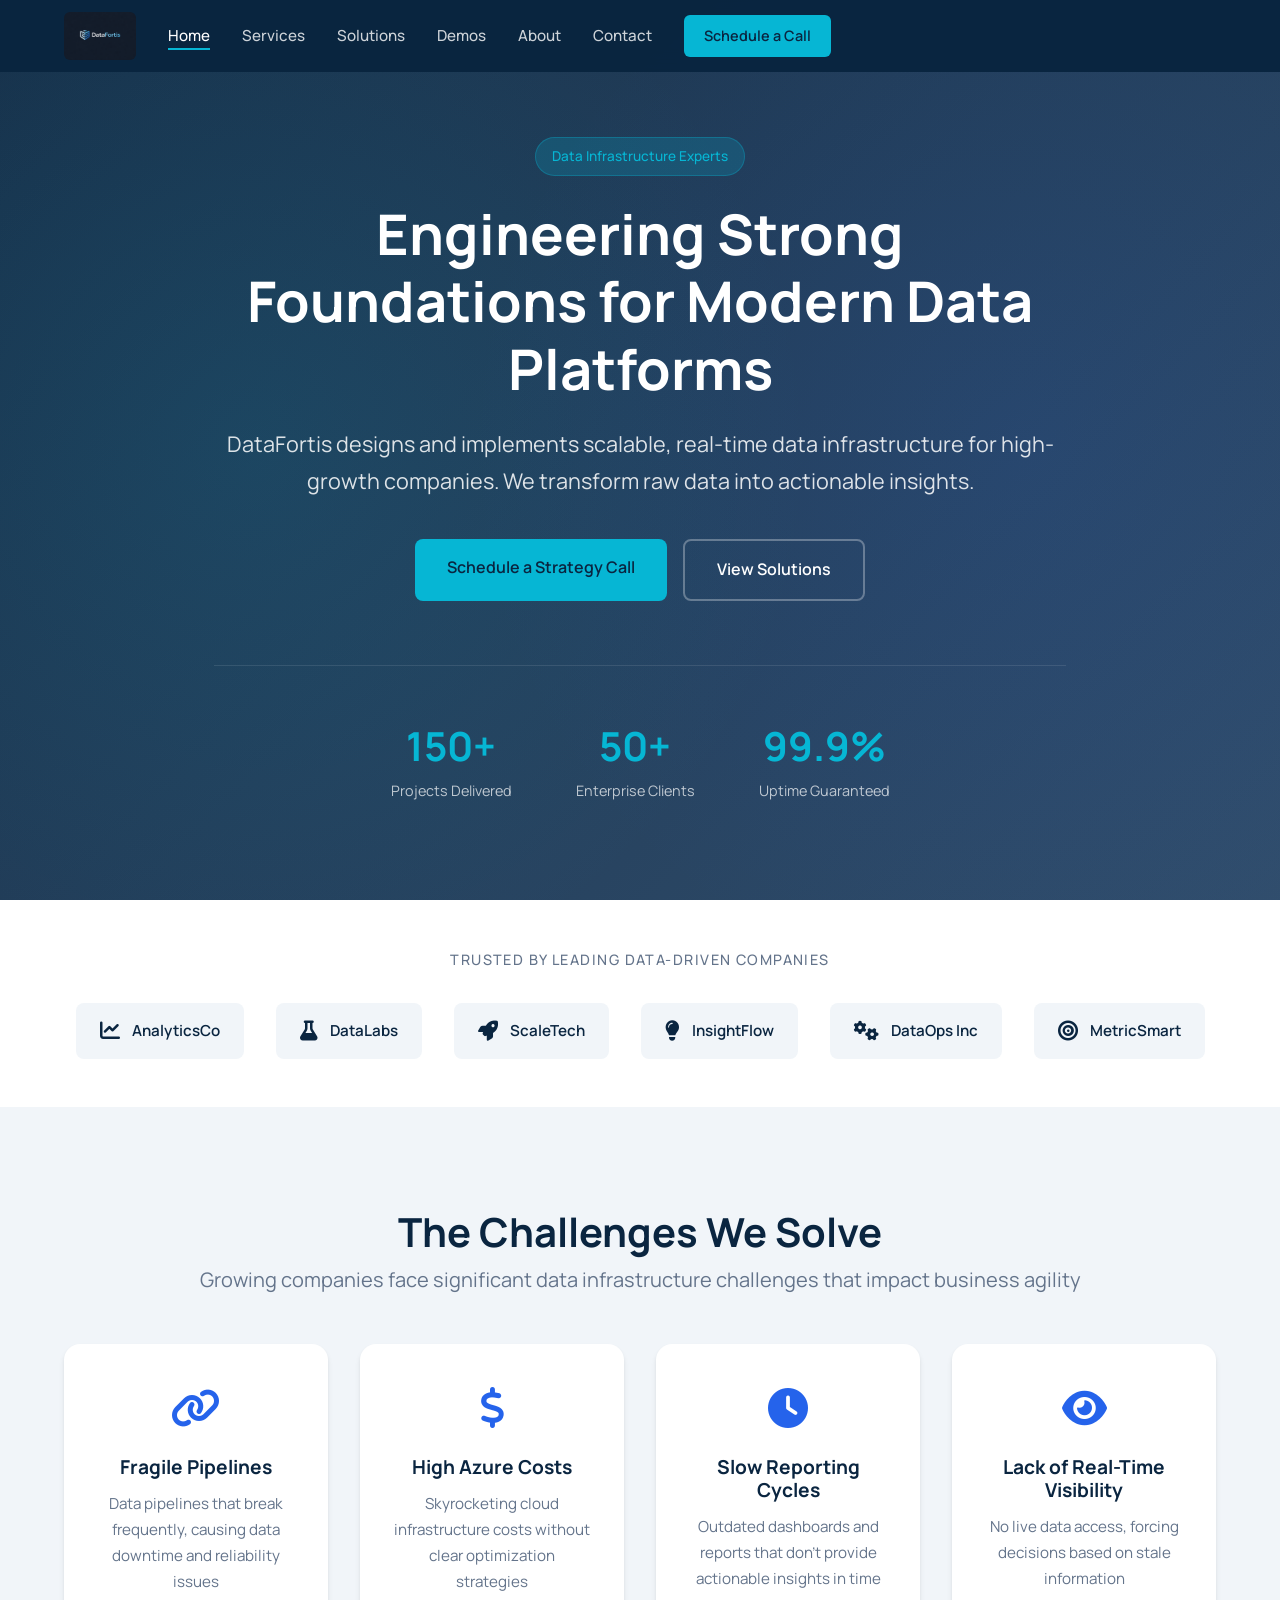
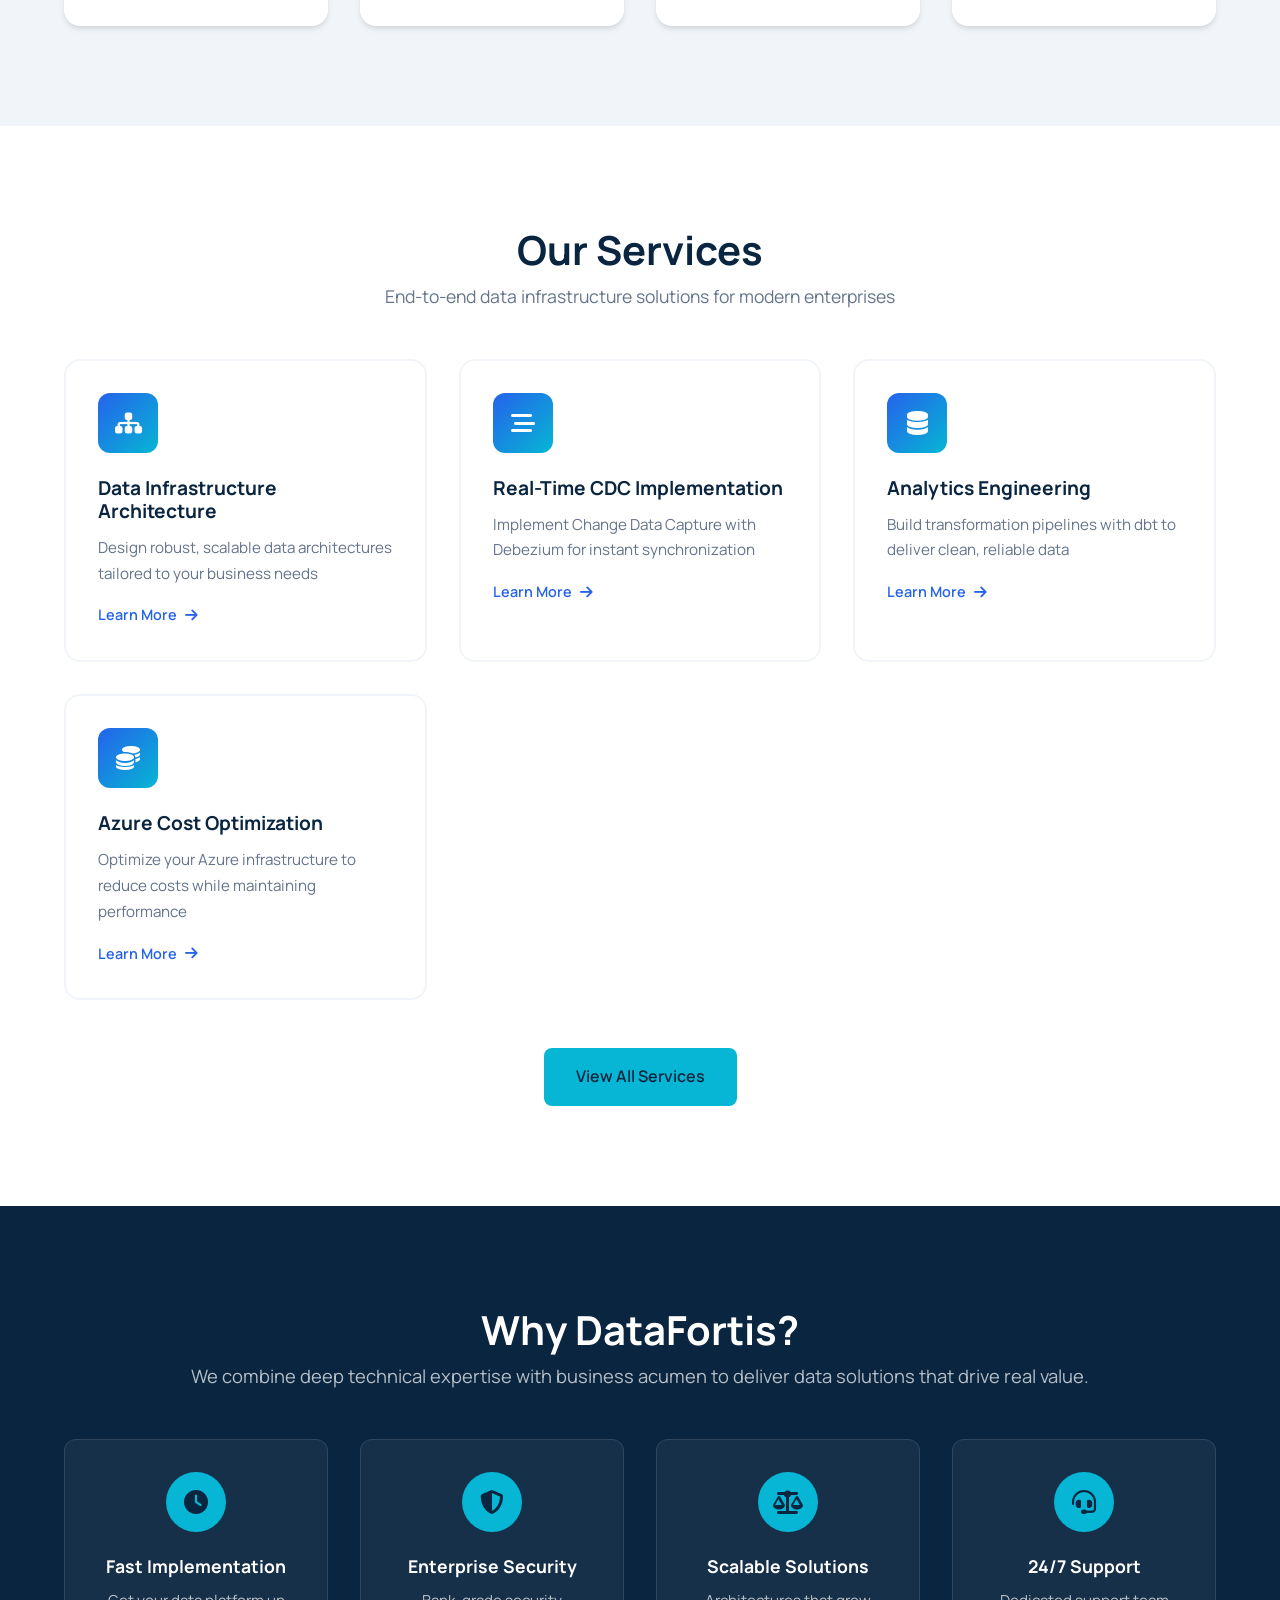
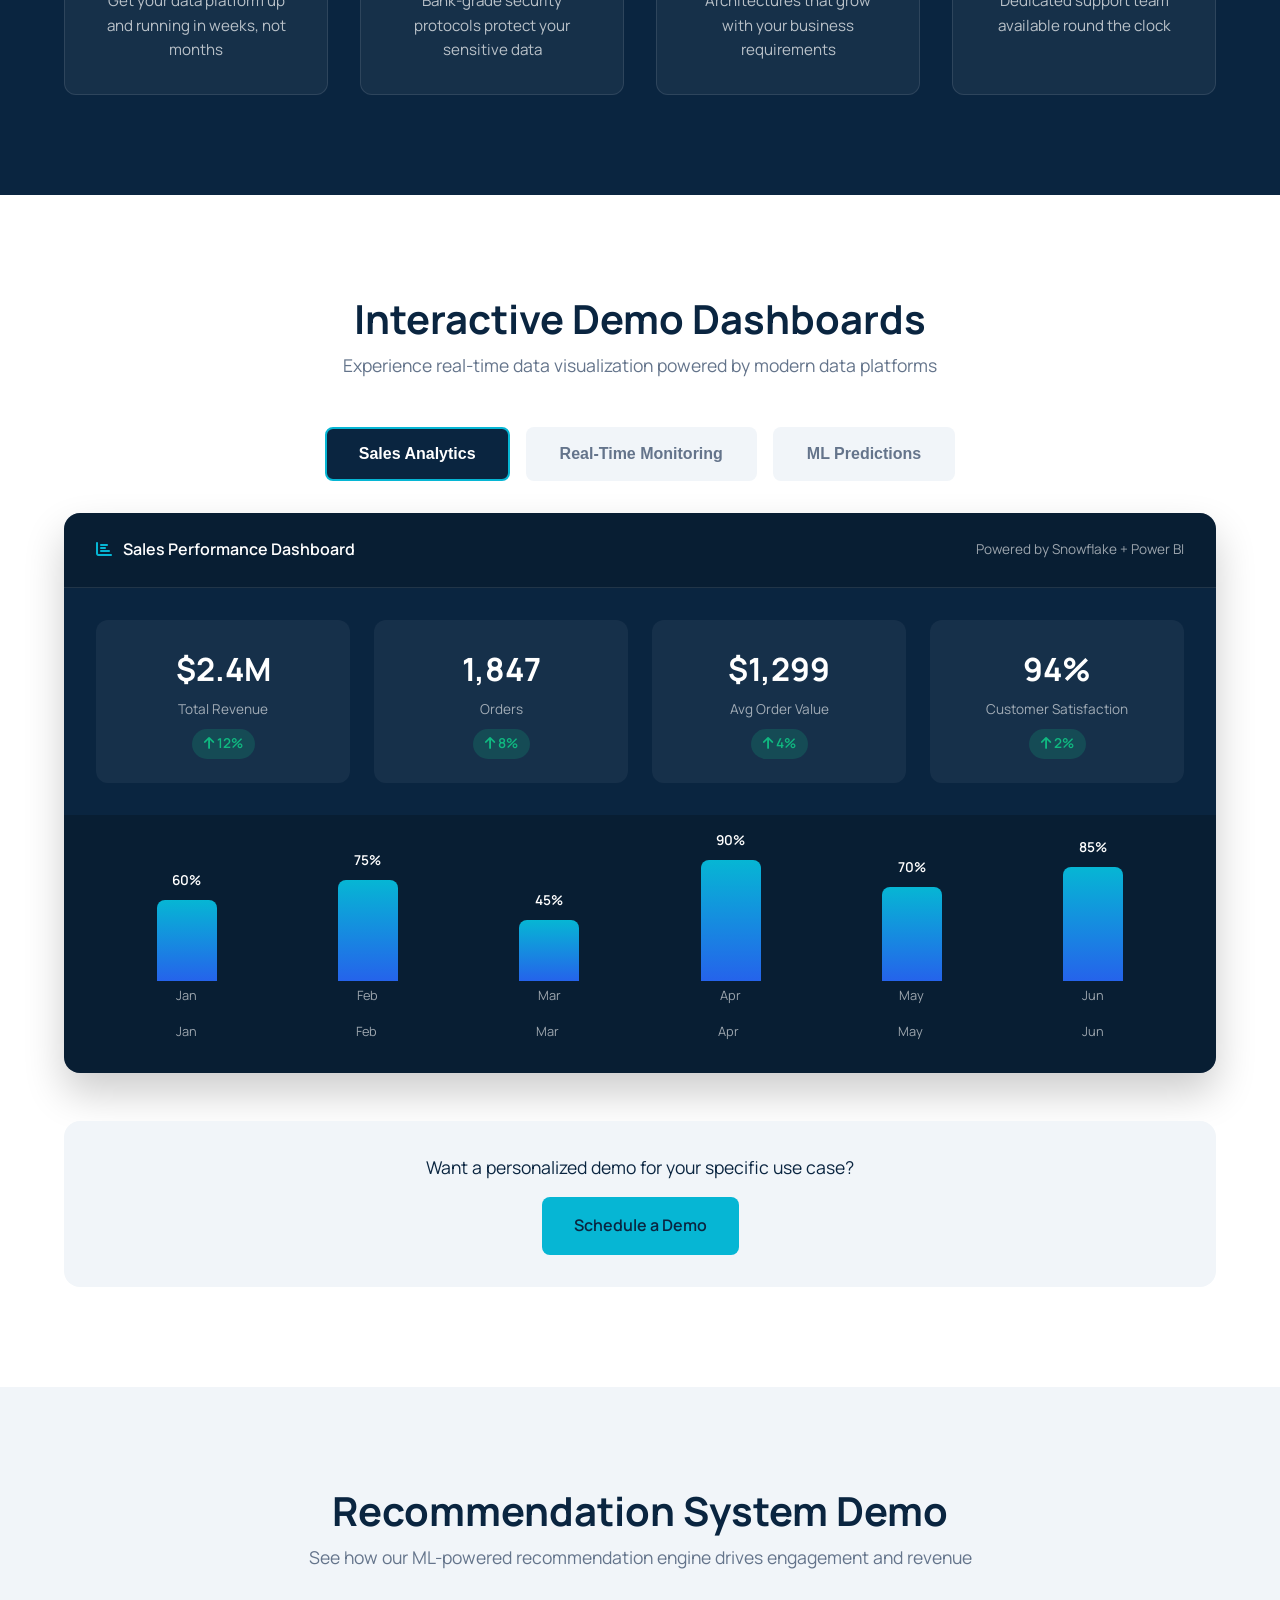
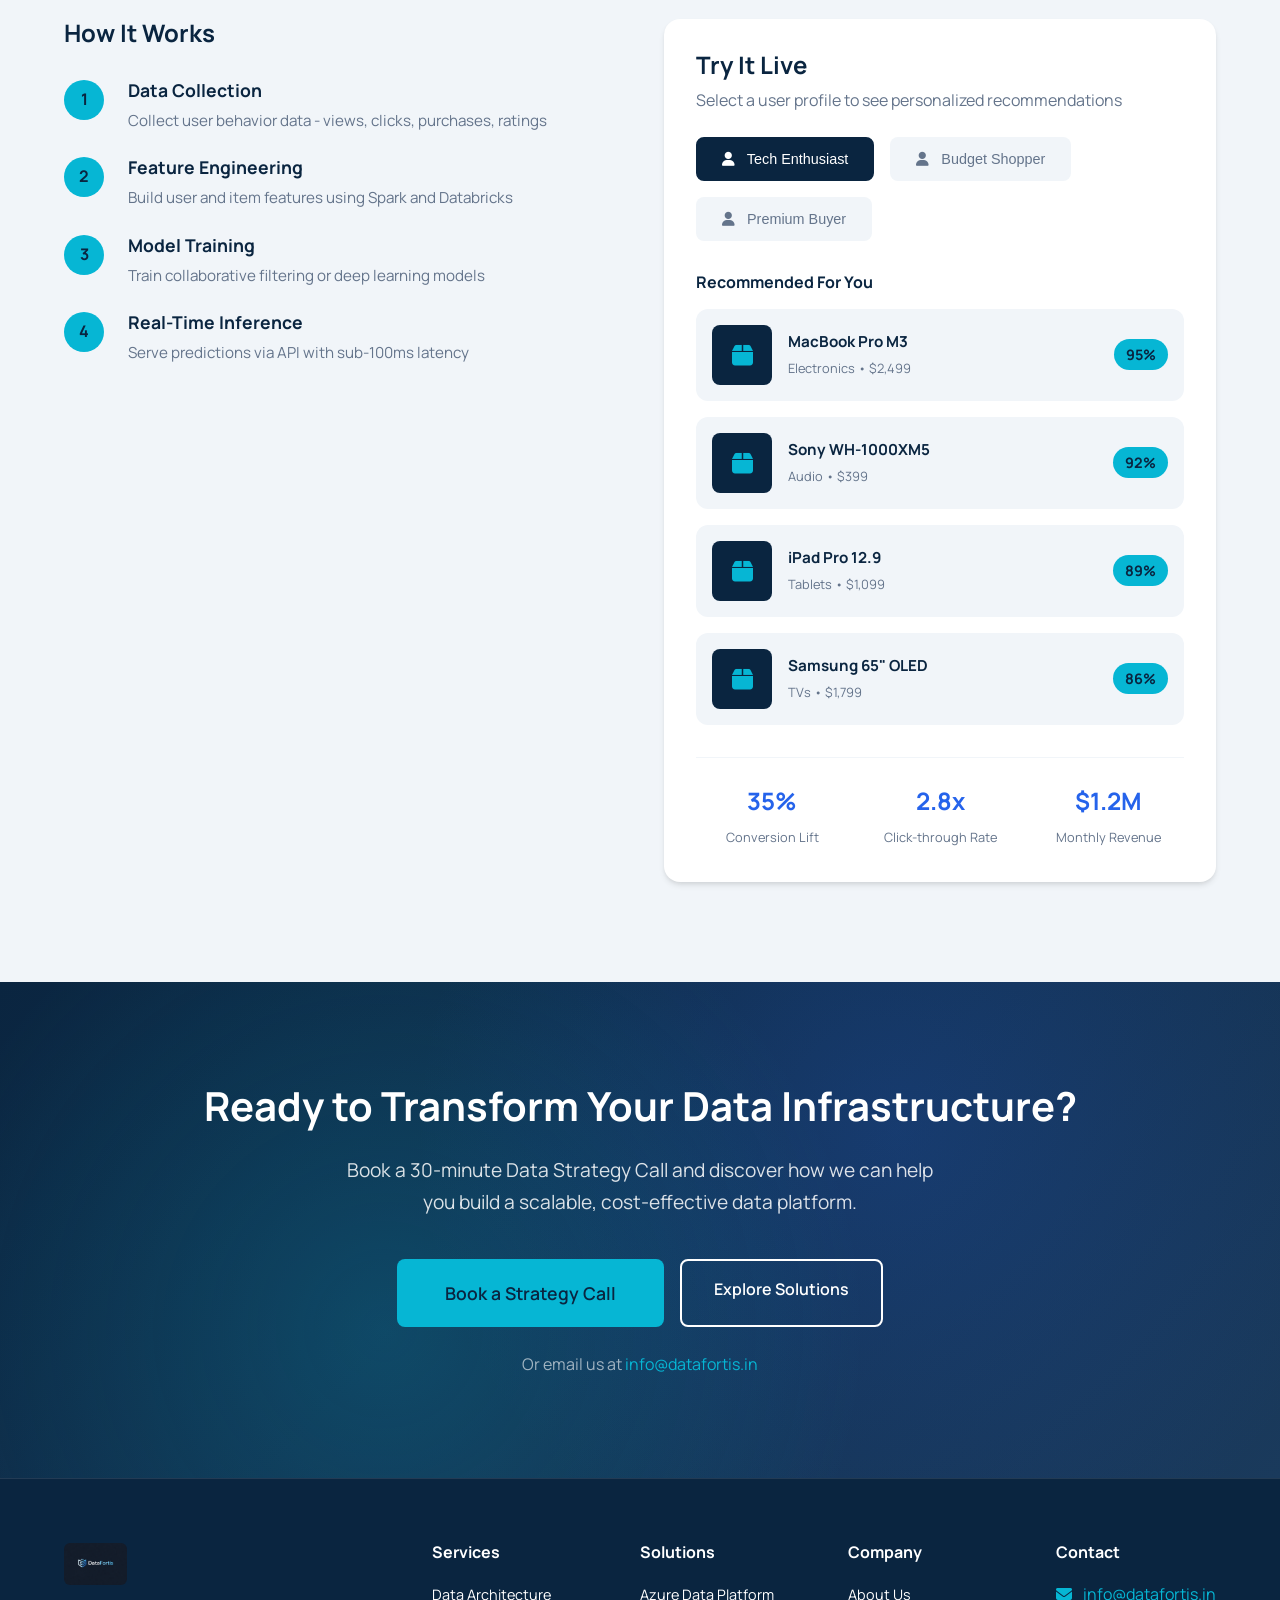
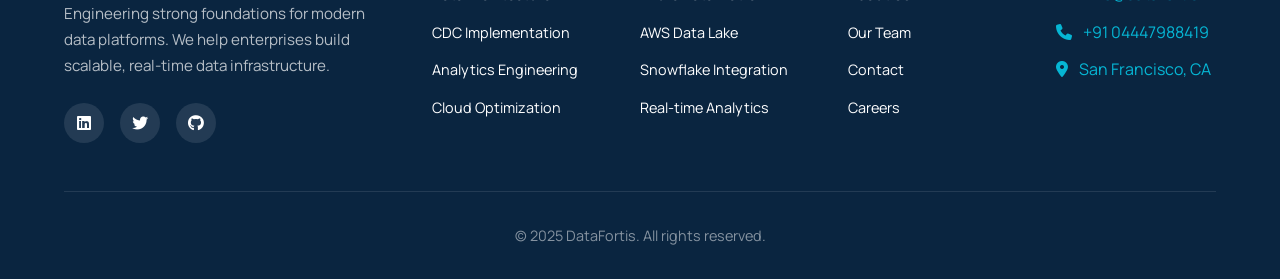
<file: datafortis-website/index.html>
<!DOCTYPE html>
<html lang="en">
<head>
    <meta charset="UTF-8">
    <meta name="viewport" content="width=device-width, initial-scale=1.0">
    <title>DataFortis - Engineering Strong Foundations for Modern Data Platforms</title>
    <link rel="stylesheet" href="styles.css">
    <link rel="preconnect" href="https://fonts.googleapis.com">
    <link rel="preconnect" href="https://fonts.gstatic.com" crossorigin>
    <link href="https://fonts.googleapis.com/css2?family=Manrope:wght@300;400;500;600;700&display=swap" rel="stylesheet">
    <link rel="stylesheet" href="https://cdnjs.cloudflare.com/ajax/libs/font-awesome/6.4.0/css/all.min.css">
</head>
<body>
    <!-- Navigation -->
    <nav class="navbar">
        <div class="container">
            <div class="nav-left">
                <a href="index.html" class="logo">
                    <img src="logo.png" alt="DataFortis" class="logo-img">
                </a>
                <ul class="nav-menu">
                    <li><a href="index.html" class="nav-link active">Home</a></li>
                    <li><a href="services.html" class="nav-link">Services</a></li>
                    <li><a href="solutions.html" class="nav-link">Solutions</a></li>
                    <li><a href="demos.html" class="nav-link">Demos</a></li>
                    <li><a href="about.html" class="nav-link">About</a></li>
                    <li><a href="contact.html" class="nav-link">Contact</a></li>
                </ul>
            <div class="nav-right">
                <a href="contact.html" class="nav-cta">Schedule a Call</a>
                <button class="mobile-menu-btn"><i class="fas fa-bars"></i></button>
            </div>
        </div>
    </nav>

    <!-- Hero Section -->
    <section class="hero">
        <div class="container">
            <div class="hero-content">
                <span class="hero-badge">Data Infrastructure Experts</span>
                <h1>Engineering Strong Foundations for Modern Data Platforms</h1>
                <p class="hero-subtext">DataFortis designs and implements scalable, real-time data infrastructure for high-growth companies. We transform raw data into actionable insights.</p>
                <div class="hero-buttons">
                    <a href="contact.html" class="cta-button">Schedule a Strategy Call</a>
                    <a href="solutions.html" class="cta-button-outline">View Solutions</a>
                </div>
            </div>
            <div class="hero-stats">
                <div class="stat-item">
                    <span class="stat-number">150+</span>
                    <span class="stat-label">Projects Delivered</span>
                </div>
                <div class="stat-item">
                    <span class="stat-number">50+</span>
                    <span class="stat-label">Enterprise Clients</span>
                </div>
                <div class="stat-item">
                    <span class="stat-number">99.9%</span>
                    <span class="stat-label">Uptime Guaranteed</span>
                </div>
            </div>
        </div>
    </section>

    <!-- Trusted By / Clients Section -->
    <section class="trusted-by">
        <div class="container">
            <p class="trusted-title">Trusted by leading data-driven companies</p>
            <div class="client-logos">
                <div class="client-logo">
                    <span class="client-icon"><i class="fas fa-chart-line"></i></span>
                    <span class="client-name">AnalyticsCo</span>
                </div>
                <div class="client-logo">
                    <span class="client-icon"><i class="fas fa-flask"></i></span>
                    <span class="client-name">DataLabs</span>
                </div>
                <div class="client-logo">
                    <span class="client-icon"><i class="fas fa-rocket"></i></span>
                    <span class="client-name">ScaleTech</span>
                </div>
                <div class="client-logo">
                    <span class="client-icon"><i class="fas fa-lightbulb"></i></span>
                    <span class="client-name">InsightFlow</span>
                </div>
                <div class="client-logo">
                    <span class="client-icon"><i class="fas fa-cogs"></i></span>
                    <span class="client-name">DataOps Inc</span>
                </div>
                <div class="client-logo">
                    <span class="client-icon"><i class="fas fa-bullseye"></i></span>
                    <span class="client-name">MetricSmart</span>
                </div>
            </div>
        </div>
    </section>

    <!-- Problem Section -->
    <section class="problem" id="problems">
        <div class="container">
            <h2>The Challenges We Solve</h2>
            <p class="section-intro">Growing companies face significant data infrastructure challenges that impact business agility</p>
            <div class="problem-grid">
                <div class="problem-card">
                    <div class="problem-icon"><i class="fas fa-link"></i></div>
                    <h3>Fragile Pipelines</h3>
                    <p>Data pipelines that break frequently, causing data downtime and reliability issues</p>
                </div>
                <div class="problem-card">
                    <div class="problem-icon"><i class="fas fa-dollar-sign"></i></div>
                    <h3>High Azure Costs</h3>
                    <p>Skyrocketing cloud infrastructure costs without clear optimization strategies</p>
                </div>
                <div class="problem-card">
                    <div class="problem-icon"><i class="fas fa-clock"></i></div>
                    <h3>Slow Reporting Cycles</h3>
                    <p>Outdated dashboards and reports that don't provide actionable insights in time</p>
                </div>
                <div class="problem-card">
                    <div class="problem-icon"><i class="fas fa-eye"></i></div>
                    <h3>Lack of Real-Time Visibility</h3>
                    <p>No live data access, forcing decisions based on stale information</p>
                </div>
            </div>
        </div>
    </section>

    <!-- Services Preview Section -->
    <section class="services-preview">
        <div class="container">
            <div class="section-header">
                <h2>Our Services</h2>
                <p>End-to-end data infrastructure solutions for modern enterprises</p>
            </div>
            <div class="services-grid">
                <div class="service-card">
                    <div class="service-icon"><i class="fas fa-sitemap"></i></div>
                    <h3>Data Infrastructure Architecture</h3>
                    <p>Design robust, scalable data architectures tailored to your business needs</p>
                    <a href="services.html" class="service-link">Learn More <i class="fas fa-arrow-right"></i></a>
                </div>
                <div class="service-card">
                    <div class="service-icon"><i class="fas fa-stream"></i></div>
                    <h3>Real-Time CDC Implementation</h3>
                    <p>Implement Change Data Capture with Debezium for instant synchronization</p>
                    <a href="services.html" class="service-link">Learn More <i class="fas fa-arrow-right"></i></a>
                </div>
                <div class="service-card">
                    <div class="service-icon"><i class="fas fa-database"></i></div>
                    <h3>Analytics Engineering</h3>
                    <p>Build transformation pipelines with dbt to deliver clean, reliable data</p>
                    <a href="services.html" class="service-link">Learn More <i class="fas fa-arrow-right"></i></a>
                </div>
                <div class="service-card">
                    <div class="service-icon"><i class="fas fa-coins"></i></div>
                    <h3>Azure Cost Optimization</h3>
                    <p>Optimize your Azure infrastructure to reduce costs while maintaining performance</p>
                    <a href="services.html" class="service-link">Learn More <i class="fas fa-arrow-right"></i></a>
                </div>
            </div>
            <div class="services-cta">
                <a href="services.html" class="cta-button">View All Services</a>
            </div>
        </div>
    </section>

    <!-- Why Choose Us Section -->
    <section class="why-choose-us">
        <div class="container">
            <div class="why-content">
                <h2>Why DataFortis?</h2>
                <p class="why-subtitle">We combine deep technical expertise with business acumen to deliver data solutions that drive real value.</p>
                <div class="why-grid">
                    <div class="why-item">
                        <div class="why-icon"><i class="fas fa-clock"></i></div>
                        <h4>Fast Implementation</h4>
                        <p>Get your data platform up and running in weeks, not months</p>
                    </div>
                    <div class="why-item">
                        <div class="why-icon"><i class="fas fa-shield-alt"></i></div>
                        <h4>Enterprise Security</h4>
                        <p>Bank-grade security protocols protect your sensitive data</p>
                    </div>
                    <div class="why-item">
                        <div class="why-icon"><i class="fas fa-scale-balanced"></i></div>
                        <h4>Scalable Solutions</h4>
                        <p>Architectures that grow with your business requirements</p>
                    </div>
                    <div class="why-item">
                        <div class="why-icon"><i class="fas fa-headset"></i></div>
                        <h4>24/7 Support</h4>
                        <p>Dedicated support team available round the clock</p>
                    </div>
                </div>
            </div>
        </div>
    </section>

    <!-- Demo Dashboards Section -->
    <section class="demo-dashboards">
        <div class="container">
            <div class="section-header">
                <h2>Interactive Demo Dashboards</h2>
                <p>Experience real-time data visualization powered by modern data platforms</p>
            </div>
            
            <!-- Dashboard Tabs -->
            <div class="dashboard-tabs">
                <button class="dash-tab active" data-dashboard="sales">Sales Analytics</button>
                <button class="dash-tab" data-dashboard="realtime">Real-Time Monitoring</button>
                <button class="dash-tab" data-dashboard="ml">ML Predictions</button>
            </div>
            
            <!-- Dashboard Panels -->
            <div class="dashboard-panel active" id="sales">
                <div class="dash-preview">
                    <div class="dash-header">
                        <span><i class="fas fa-chart-bar"></i> Sales Performance Dashboard</span>
                        <span class="dash-source">Powered by Snowflake + Power BI</span>
                    </div>
                    <div class="dash-metrics">
                        <div class="dash-metric">
                            <span class="metric-value">$2.4M</span>
                            <span class="metric-label">Total Revenue</span>
                            <span class="metric-change positive"><i class="fas fa-arrow-up"></i> 12%</span>
                        </div>
                        <div class="dash-metric">
                            <span class="metric-value">1,847</span>
                            <span class="metric-label">Orders</span>
                            <span class="metric-change positive"><i class="fas fa-arrow-up"></i> 8%</span>
                        </div>
                        <div class="dash-metric">
                            <span class="metric-value">$1,299</span>
                            <span class="metric-label">Avg Order Value</span>
                            <span class="metric-change positive"><i class="fas fa-arrow-up"></i> 4%</span>
                        </div>
                        <div class="dash-metric">
                            <span class="metric-value">94%</span>
                            <span class="metric-label">Customer Satisfaction</span>
                            <span class="metric-change positive"><i class="fas fa-arrow-up"></i> 2%</span>
                        </div>
                    </div>
                    <div class="dash-chart">
                        <div class="chart-bars">
                            <div class="bar" style="height: 60%" data-month="Jan"><span>60%</span></div>
                            <div class="bar" style="height: 75%" data-month="Feb"><span>75%</span></div>
                            <div class="bar" style="height: 45%" data-month="Mar"><span>45%</span></div>
                            <div class="bar" style="height: 90%" data-month="Apr"><span>90%</span></div>
                            <div class="bar" style="height: 70%" data-month="May"><span>70%</span></div>
                            <div class="bar" style="height: 85%" data-month="Jun"><span>85%</span></div>
                        </div>
                        <div class="chart-labels">
                            <span>Jan</span><span>Feb</span><span>Mar</span><span>Apr</span><span>May</span><span>Jun</span>
                        </div>
                    </div>
                </div>
            </div>
            
            <div class="dashboard-panel" id="realtime">
                <div class="dash-preview">
                    <div class="dash-header">
                        <span><i class="fas fa-bolt"></i> Real-Time Infrastructure Monitoring</span>
                        <span class="dash-source">Powered by Kafka + Databricks</span>
                    </div>
                    <div class="dash-metrics">
                        <div class="dash-metric">
                            <span class="metric-value">99.99%</span>
                            <span class="metric-label">System Uptime</span>
                            <span class="metric-change positive"><i class="fas fa-check"></i> Healthy</span>
                        </div>
                        <div class="dash-metric">
                            <span class="metric-value">12.4K</span>
                            <span class="metric-label">Events/sec</span>
                            <span class="metric-change positive"><i class="fas fa-arrow-up"></i> Normal</span>
                        </div>
                        <div class="dash-metric">
                            <span class="metric-value">23ms</span>
                            <span class="metric-label">Avg Latency</span>
                            <span class="metric-change positive"><i class="fas fa-arrow-down"></i> -5ms</span>
                        </div>
                        <div class="dash-metric">
                            <span class="metric-value">8</span>
                            <span class="metric-label">Active Nodes</span>
                            <span class="metric-change positive"><i class="fas fa-server"></i> Running</span>
                        </div>
                    </div>
                    <div class="dash-chart realtime-chart">
                        <div class="realtime-line">
                            <svg viewBox="0 0 500 100" preserveAspectRatio="none">
                                <polyline fill="none" stroke="#06b6d4" stroke-width="2" points="0,50 50,45 100,55 150,40 200,60 250,35 300,45 350,50 400,40 450,55 500,45"/>
                            </svg>
                        </div>
                        <div class="realtime-legend">
                            <span><i class="fas fa-circle" style="color: #06b6d4"></i> Throughput</span>
                            <span><i class="fas fa-circle" style="color: #2563eb"></i> Latency</span>
                        </div>
                    </div>
                </div>
            </div>
            
            <div class="dashboard-panel" id="ml">
                <div class="dash-preview">
                    <div class="dash-header">
                        <span><i class="fas fa-brain"></i> ML Model Predictions</span>
                        <span class="dash-source">Powered by Databricks + MLflow</span>
                    </div>
                    <div class="dash-metrics">
                        <div class="dash-metric">
                            <span class="metric-value">94.2%</span>
                            <span class="metric-label">Model Accuracy</span>
                            <span class="metric-change positive"><i class="fas fa-arrow-up"></i> 1.2%</span>
                        </div>
                        <div class="dash-metric">
                            <span class="metric-value">15.2K</span>
                            <span class="metric-label">Predictions Today</span>
                            <span class="metric-change positive"><i class="fas fa-robot"></i> Active</span>
                        </div>
                        <div class="dash-metric">
                            <span class="metric-value">0.87</span>
                            <span class="metric-label">AUC Score</span>
                            <span class="metric-change positive"><i class="fas fa-check-circle"></i> Excellent</span>
                        </div>
                        <div class="dash-metric">
                            <span class="metric-value">3</span>
                            <span class="metric-label">Models Deployed</span>
                            <span class="metric-change positive"><i class="fas fa-rocket"></i> Production</span>
                        </div>
                    </div>
                    <div class="dash-chart ml-chart">
                        <div class="prediction-bars">
                            <div class="pred-item">
                                <span class="pred-label">Churn Prediction</span>
                                <div class="pred-bar"><div class="pred-fill" style="width: 87%"></div></div>
                                <span class="pred-value">87%</span>
                            </div>
                            <div class="pred-item">
                                <span class="pred-label">Demand Forecast</span>
                                <div class="pred-bar"><div class="pred-fill" style="width: 92%"></div></div>
                                <span class="pred-value">92%</span>
                            </div>
                            <div class="pred-item">
                                <span class="pred-label">Fraud Detection</span>
                                <div class="pred-bar"><div class="pred-fill" style="width: 98%"></div></div>
                                <span class="pred-value">98%</span>
                            </div>
                        </div>
                    </div>
                </div>
            </div>
            
            <div class="demo-cta">
                <p>Want a personalized demo for your specific use case?</p>
                <a href="contact.html" class="cta-button">Schedule a Demo</a>
            </div>
        </div>
    </section>

    <!-- Recommendation System Demo Section -->
    <section class="recommendation-demo">
        <div class="container">
            <div class="section-header">
                <h2>Recommendation System Demo</h2>
                <p>See how our ML-powered recommendation engine drives engagement and revenue</p>
            </div>
            
            <div class="rec-demo-wrapper">
                <div class="rec-explanation">
                    <h3>How It Works</h3>
                    <div class="rec-steps">
                        <div class="rec-step">
                            <div class="step-number">1</div>
                            <div class="step-content">
                                <h4>Data Collection</h4>
                                <p>Collect user behavior data - views, clicks, purchases, ratings</p>
                            </div>
                        </div>
                        <div class="rec-step">
                            <div class="step-number">2</div>
                            <div class="step-content">
                                <h4>Feature Engineering</h4>
                                <p>Build user and item features using Spark and Databricks</p>
                            </div>
                        </div>
                        <div class="rec-step">
                            <div class="step-number">3</div>
                            <div class="step-content">
                                <h4>Model Training</h4>
                                <p>Train collaborative filtering or deep learning models</p>
                            </div>
                        </div>
                        <div class="rec-step">
                            <div class="step-number">4</div>
                            <div class="step-content">
                                <h4>Real-Time Inference</h4>
                                <p>Serve predictions via API with sub-100ms latency</p>
                            </div>
                        </div>
                    </div>
                </div>
                
                <div class="rec-interactive">
                    <h3>Try It Live</h3>
                    <p class="rec-subtitle">Select a user profile to see personalized recommendations</p>
                    
                    <div class="user-profiles">
                        <button class="user-btn active" data-user="user1">
                            <i class="fas fa-user"></i> Tech Enthusiast
                        </button>
                        <button class="user-btn" data-user="user2">
                            <i class="fas fa-user"></i> Budget Shopper
                        </button>
                        <button class="user-btn" data-user="user3">
                            <i class="fas fa-user"></i> Premium Buyer
                        </button>
                    </div>
                    
                    <div class="rec-results">
                        <h4>Recommended For You</h4>
                        <div class="rec-items" id="recItems">
                            <!-- Items will be populated by JavaScript -->
                        </div>
                    </div>
                    
                    <div class="rec-stats">
                        <div class="rec-stat">
                            <span class="rec-stat-value">35%</span>
                            <span class="rec-stat-label">Conversion Lift</span>
                        </div>
                        <div class="rec-stat">
                            <span class="rec-stat-value">2.8x</span>
                            <span class="rec-stat-label">Click-through Rate</span>
                        </div>
                        <div class="rec-stat">
                            <span class="rec-stat-value">$1.2M</span>
                            <span class="rec-stat-label">Monthly Revenue</span>
                        </div>
                    </div>
                </div>
            </div>
        </div>
    </section>

    <!-- CTA Section -->
    <section class="cta-section" id="contact">
        <div class="container">
            <h2>Ready to Transform Your Data Infrastructure?</h2>
            <p>Book a 30-minute Data Strategy Call and discover how we can help you build a scalable, cost-effective data platform.</p>
            <div class="cta-buttons">
                <a href="contact.html" class="cta-button cta-large">Book a Strategy Call</a>
                <a href="solutions.html" class="cta-button-outline-white">Explore Solutions</a>
            </div>
            <p class="cta-note">Or email us at <a href="mailto:info@datafortis.in">info@datafortis.in</a></p>
        </div>
    </section>

    <!-- Footer -->
    <footer>
        <div class="container">
            <div class="footer-grid">
                <div class="footer-col">
                    <a href="index.html" class="footer-logo">
                        <img src="logo.png" alt="DataFortis" class="logo-img">
                    </a>
                    <p>Engineering strong foundations for modern data platforms. We help enterprises build scalable, real-time data infrastructure.</p>
                    <div class="social-links">
                        <a href="#"><i class="fab fa-linkedin"></i></a>
                        <a href="#"><i class="fab fa-twitter"></i></a>
                        <a href="#"><i class="fab fa-github"></i></a>
                    </div>
                </div>
                <div class="footer-col">
                    <h4>Services</h4>
                    <ul>
                        <li><a href="services.html">Data Architecture</a></li>
                        <li><a href="services.html">CDC Implementation</a></li>
                        <li><a href="services.html">Analytics Engineering</a></li>
                        <li><a href="services.html">Cloud Optimization</a></li>
                    </ul>
                </div>
                <div class="footer-col">
                    <h4>Solutions</h4>
                    <ul>
                        <li><a href="solutions.html">Azure Data Platform</a></li>
                        <li><a href="solutions.html">AWS Data Lake</a></li>
                        <li><a href="solutions.html">Snowflake Integration</a></li>
                        <li><a href="solutions.html">Real-time Analytics</a></li>
                    </ul>
                </div>
                <div class="footer-col">
                    <h4>Company</h4>
                    <ul>
                        <li><a href="about.html">About Us</a></li>
                        <li><a href="about.html">Our Team</a></li>
                        <li><a href="contact.html">Contact</a></li>
                        <li><a href="contact.html">Careers</a></li>
                    </ul>
                </div>
                <div class="footer-col">
                    <h4>Contact</h4>
                    <ul>
                        <li><i class="fas fa-envelope"></i> info@datafortis.in</li>
                        <li><i class="fas fa-phone"></i> +91 04447988419</li>
                        <li><i class="fas fa-map-marker-alt"></i> San Francisco, CA</li>
                    </ul>
                </div>
            </div>
            <div class="footer-bottom">
                <p>&copy; 2025 DataFortis. All rights reserved.</p>
            </div>
        </div>
    </footer>

    <script src="script.js"></script>
</body>
</html>
</file>
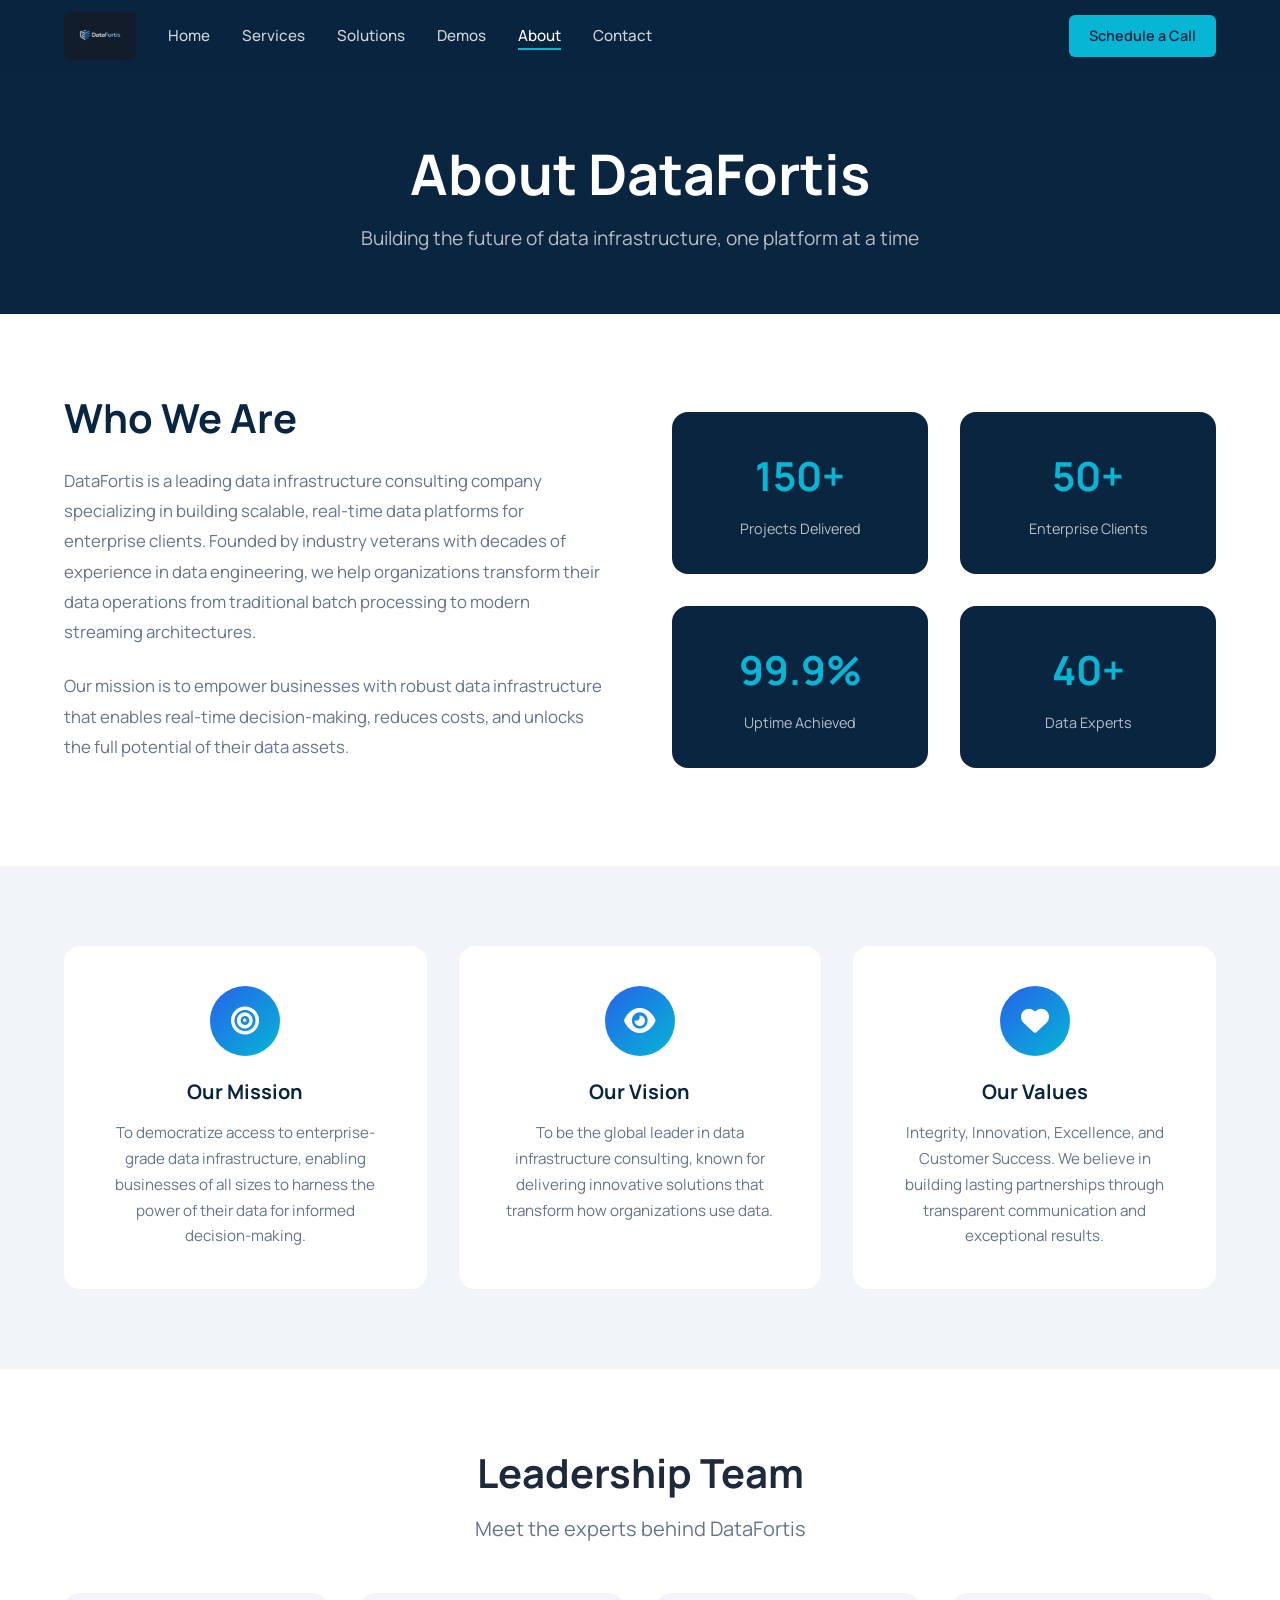
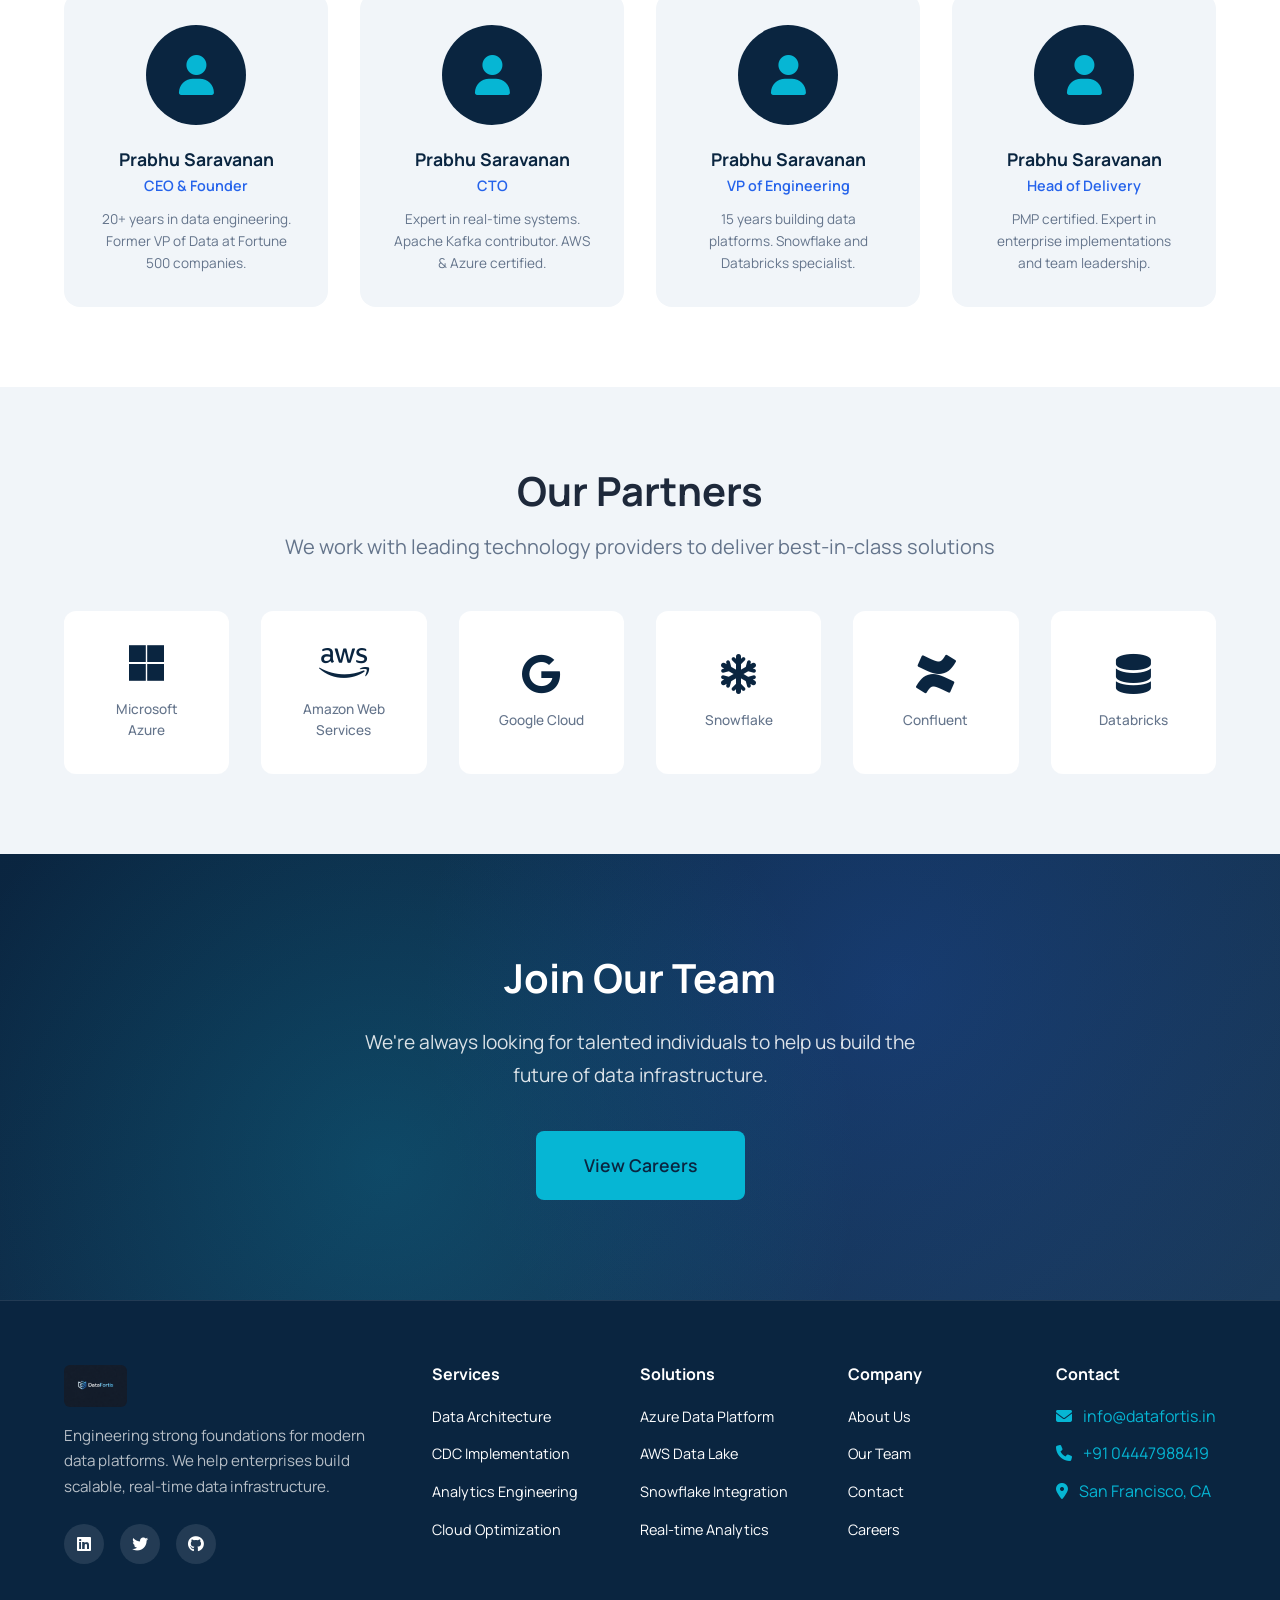
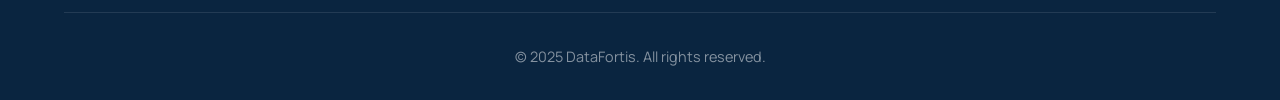
<file: datafortis-website/about.html>
<!DOCTYPE html>
<html lang="en">
<head>
    <meta charset="UTF-8">
    <meta name="viewport" content="width=device-width, initial-scale=1.0">
    <title>About Us - DataFortis</title>
    <link rel="stylesheet" href="styles.css">
    <link rel="preconnect" href="https://fonts.googleapis.com">
    <link rel="preconnect" href="https://fonts.gstatic.com" crossorigin>
    <link href="https://fonts.googleapis.com/css2?family=Manrope:wght@300;400;500;600;700&display=swap" rel="stylesheet">
    <link rel="stylesheet" href="https://cdnjs.cloudflare.com/ajax/libs/font-awesome/6.4.0/css/all.min.css">
</head>
<body>
    <!-- Navigation -->
    <nav class="navbar">
        <div class="container">
            <div class="nav-left">
                <a href="index.html" class="logo">
                    <img src="logo.png" alt="DataFortis" class="logo-img">
                </a>
                <ul class="nav-menu">
                    <li><a href="index.html" class="nav-link">Home</a></li>
                    <li><a href="services.html" class="nav-link">Services</a></li>
                    <li><a href="solutions.html" class="nav-link">Solutions</a></li>
                    <li><a href="demos.html" class="nav-link">Demos</a></li>
                    <li><a href="about.html" class="nav-link active">About</a></li>
                    <li><a href="contact.html" class="nav-link">Contact</a></li>
                </ul>
            </div>
            <div class="nav-right">
                <a href="contact.html" class="nav-cta">Schedule a Call</a>
                <button class="mobile-menu-btn"><i class="fas fa-bars"></i></button>
            </div>
        </div>
    </nav>

    <!-- Page Header -->
    <section class="page-header">
        <div class="container">
            <h1>About DataFortis</h1>
            <p>Building the future of data infrastructure, one platform at a time</p>
        </div>
    </section>

    <!-- About Section -->
    <section class="about-hero">
        <div class="container">
            <div class="about-content">
                <div class="about-text">
                    <h2>Who We Are</h2>
                    <p>DataFortis is a leading data infrastructure consulting company specializing in building scalable, real-time data platforms for enterprise clients. Founded by industry veterans with decades of experience in data engineering, we help organizations transform their data operations from traditional batch processing to modern streaming architectures.</p>
                    <p>Our mission is to empower businesses with robust data infrastructure that enables real-time decision-making, reduces costs, and unlocks the full potential of their data assets.</p>
                </div>
                <div class="about-image">
                    <div class="about-stats">
                        <div class="about-stat">
                            <span class="stat-number">150+</span>
                            <span class="stat-label">Projects Delivered</span>
                        </div>
                        <div class="about-stat">
                            <span class="stat-number">50+</span>
                            <span class="stat-label">Enterprise Clients</span>
                        </div>
                        <div class="about-stat">
                            <span class="stat-number">99.9%</span>
                            <span class="stat-label">Uptime Achieved</span>
                        </div>
                        <div class="about-stat">
                            <span class="stat-number">40+</span>
                            <span class="stat-label">Data Experts</span>
                        </div>
                    </div>
                </div>
            </div>
        </div>
    </section>

    <!-- Mission & Values -->
    <section class="mission-values">
        <div class="container">
            <div class="mv-grid">
                <div class="mv-card">
                    <div class="mv-icon"><i class="fas fa-bullseye"></i></div>
                    <h3>Our Mission</h3>
                    <p>To democratize access to enterprise-grade data infrastructure, enabling businesses of all sizes to harness the power of their data for informed decision-making.</p>
                </div>
                <div class="mv-card">
                    <div class="mv-icon"><i class="fas fa-eye"></i></div>
                    <h3>Our Vision</h3>
                    <p>To be the global leader in data infrastructure consulting, known for delivering innovative solutions that transform how organizations use data.</p>
                </div>
                <div class="mv-card">
                    <div class="mv-icon"><i class="fas fa-heart"></i></div>
                    <h3>Our Values</h3>
                    <p>Integrity, Innovation, Excellence, and Customer Success. We believe in building lasting partnerships through transparent communication and exceptional results.</p>
                </div>
            </div>
        </div>
    </section>

    <!-- Team Section -->
    <section class="team-section">
        <div class="container">
            <h2>Leadership Team</h2>
            <p class="section-intro">Meet the experts behind DataFortis</p>
            <div class="team-grid">
                <div class="team-card">
                    <div class="team-avatar">
                        <i class="fas fa-user"></i>
                    </div>
                    <h4>Prabhu Saravanan</h4>
                    <p class="team-role">CEO & Founder</p>
                    <p class="team-bio">20+ years in data engineering. Former VP of Data at Fortune 500 companies.</p>
                </div>
                <div class="team-card">
                    <div class="team-avatar">
                        <i class="fas fa-user"></i>
                    </div>
                    <h4>Prabhu Saravanan</h4>
                    <p class="team-role">CTO</p>
                    <p class="team-bio">Expert in real-time systems. Apache Kafka contributor. AWS & Azure certified.</p>
                </div>
                <div class="team-card">
                    <div class="team-avatar">
                        <i class="fas fa-user"></i>
                    </div>
                    <h4>Prabhu Saravanan</h4>
                    <p class="team-role">VP of Engineering</p>
                    <p class="team-bio">15 years building data platforms. Snowflake and Databricks specialist.</p>
                </div>
                <div class="team-card">
                    <div class="team-avatar">
                        <i class="fas fa-user"></i>
                    </div>
                    <h4>Prabhu Saravanan</h4>
                    <p class="team-role">Head of Delivery</p>
                    <p class="team-bio">PMP certified. Expert in enterprise implementations and team leadership.</p>
                </div>
            </div>
        </div>
    </section>

    <!-- Partners Section -->
    <section class="partners-section">
        <div class="container">
            <h2>Our Partners</h2>
            <p class="section-intro">We work with leading technology providers to deliver best-in-class solutions</p>
            <div class="partners-grid">
                <div class="partner-logo">
                    <i class="fab fa-microsoft"></i>
                    <span>Microsoft Azure</span>
                </div>
                <div class="partner-logo">
                    <i class="fab fa-aws"></i>
                    <span>Amazon Web Services</span>
                </div>
                <div class="partner-logo">
                    <i class="fab fa-google"></i>
                    <span>Google Cloud</span>
                </div>
                <div class="partner-logo">
                    <i class="fas fa-snowflake"></i>
                    <span>Snowflake</span>
                </div>
                <div class="partner-logo">
                    <i class="fab fa-confluence"></i>
                    <span>Confluent</span>
                </div>
                <div class="partner-logo">
                    <i class="fas fa-database"></i>
                    <span>Databricks</span>
                </div>
            </div>
        </div>
    </section>

    <!-- CTA Section -->
    <section class="cta-section">
        <div class="container">
            <h2>Join Our Team</h2>
            <p>We're always looking for talented individuals to help us build the future of data infrastructure.</p>
            <a href="contact.html" class="cta-button cta-large">View Careers</a>
        </div>
    </section>

    <!-- Footer -->
    <footer>
        <div class="container">
            <div class="footer-grid">
                <div class="footer-col">
                    <a href="index.html" class="footer-logo">
                        <img src="logo.png" alt="DataFortis" class="logo-img">
                    </a>
                    <p>Engineering strong foundations for modern data platforms. We help enterprises build scalable, real-time data infrastructure.</p>
                    <div class="social-links">
                        <a href="#"><i class="fab fa-linkedin"></i></a>
                        <a href="#"><i class="fab fa-twitter"></i></a>
                        <a href="#"><i class="fab fa-github"></i></a>
                    </div>
                </div>
                <div class="footer-col">
                    <h4>Services</h4>
                    <ul>
                        <li><a href="services.html">Data Architecture</a></li>
                        <li><a href="services.html">CDC Implementation</a></li>
                        <li><a href="services.html">Analytics Engineering</a></li>
                        <li><a href="services.html">Cloud Optimization</a></li>
                    </ul>
                </div>
                <div class="footer-col">
                    <h4>Solutions</h4>
                    <ul>
                        <li><a href="solutions.html">Azure Data Platform</a></li>
                        <li><a href="solutions.html">AWS Data Lake</a></li>
                        <li><a href="solutions.html">Snowflake Integration</a></li>
                        <li><a href="solutions.html">Real-time Analytics</a></li>
                    </ul>
                </div>
                <div class="footer-col">
                    <h4>Company</h4>
                    <ul>
                        <li><a href="about.html">About Us</a></li>
                        <li><a href="about.html">Our Team</a></li>
                        <li><a href="contact.html">Contact</a></li>
                        <li><a href="contact.html">Careers</a></li>
                    </ul>
                </div>
                <div class="footer-col">
                    <h4>Contact</h4>
                    <ul>
                        <li><i class="fas fa-envelope"></i> info@datafortis.in</li>
                        <li><i class="fas fa-phone"></i> +91 04447988419</li>
                        <li><i class="fas fa-map-marker-alt"></i> San Francisco, CA</li>
                    </ul>
                </div>
            </div>
            <div class="footer-bottom">
                <p>&copy; 2025 DataFortis. All rights reserved.</p>
            </div>
        </div>
    </footer>

    <script src="script.js"></script>
</body>
</html>
</file>
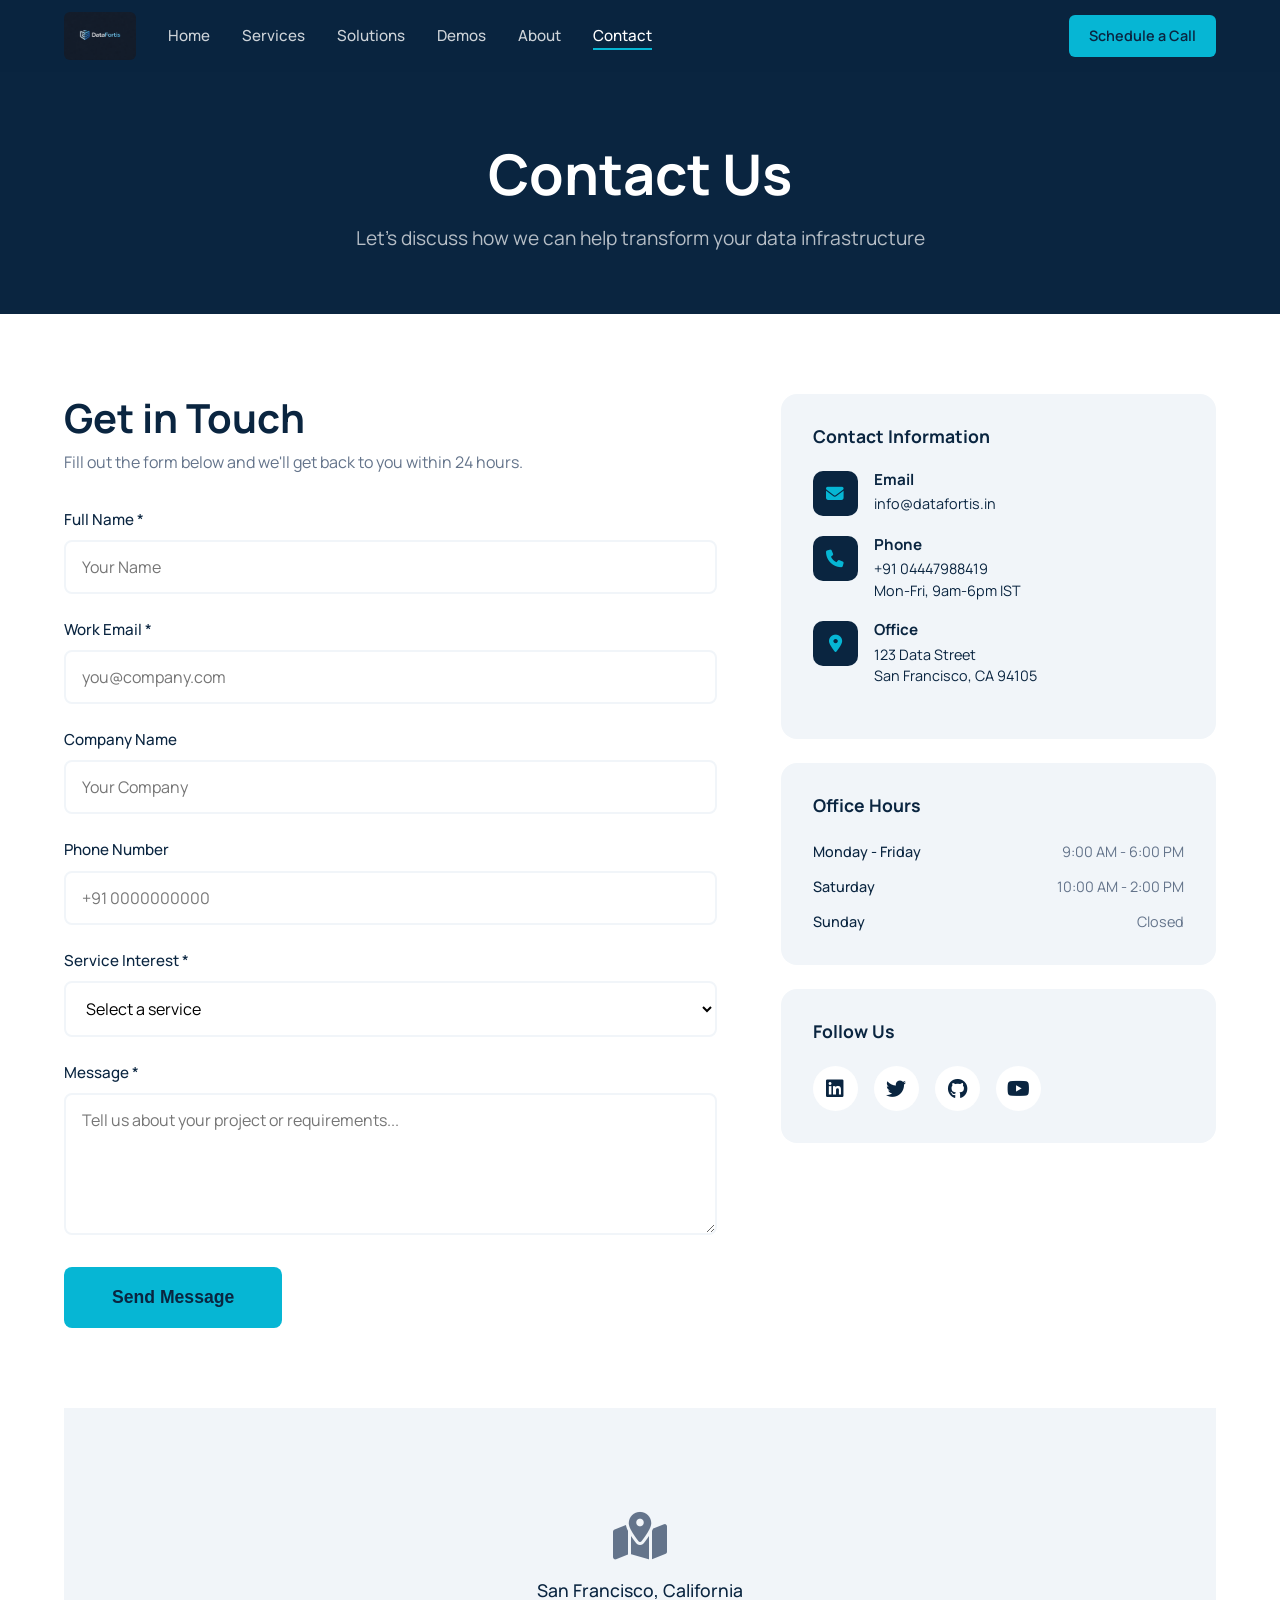
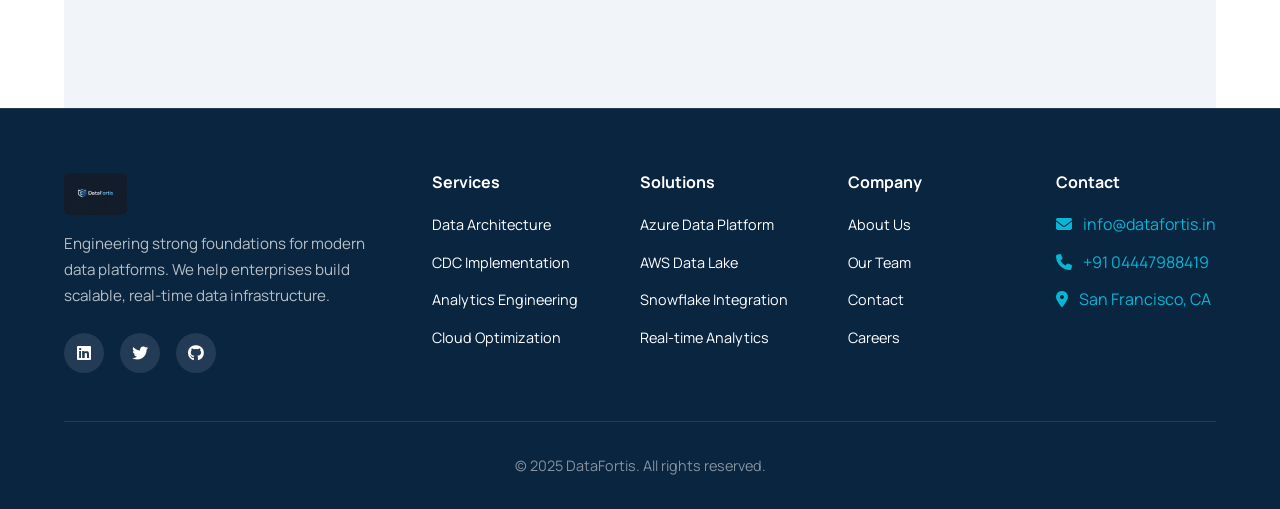
<file: datafortis-website/contact.html>
<!DOCTYPE html>
<html lang="en">
<head>
    <meta charset="UTF-8">
    <meta name="viewport" content="width=device-width, initial-scale=1.0">
    <title>Contact Us - DataFortis</title>
    <link rel="stylesheet" href="styles.css">
    <link rel="preconnect" href="https://fonts.googleapis.com">
    <link rel="preconnect" href="https://fonts.gstatic.com" crossorigin>
    <link href="https://fonts.googleapis.com/css2?family=Manrope:wght@300;400;500;600;700&display=swap" rel="stylesheet">
    <link rel="stylesheet" href="https://cdnjs.cloudflare.com/ajax/libs/font-awesome/6.4.0/css/all.min.css">
</head>
<body>
    <!-- Navigation -->
    <nav class="navbar">
        <div class="container">
            <div class="nav-left">
                <a href="index.html" class="logo">
                    <img src="logo.png" alt="DataFortis" class="logo-img">
                </a>
                <ul class="nav-menu">
                    <li><a href="index.html" class="nav-link">Home</a></li>
                    <li><a href="services.html" class="nav-link">Services</a></li>
                    <li><a href="solutions.html" class="nav-link">Solutions</a></li>
                    <li><a href="demos.html" class="nav-link">Demos</a></li>
                    <li><a href="about.html" class="nav-link">About</a></li>
                    <li><a href="contact.html" class="nav-link active">Contact</a></li>
                </ul>
            </div>
            <div class="nav-right">
                <a href="contact.html" class="nav-cta">Schedule a Call</a>
                <button class="mobile-menu-btn"><i class="fas fa-bars"></i></button>
            </div>
        </div>
    </nav>

    <!-- Page Header -->
    <section class="page-header">
        <div class="container">
            <h1>Contact Us</h1>
            <p>Let's discuss how we can help transform your data infrastructure</p>
        </div>
    </section>

    <!-- Contact Section -->
    <section class="contact-section">
        <div class="container">
            <div class="contact-grid">
                <!-- Contact Form -->
                <div class="contact-form-wrapper">
                    <h2>Get in Touch</h2>
                    <p>Fill out the form below and we'll get back to you within 24 hours.</p>
                    <form class="contact-form" id="contactForm" action="https://formspree.io/f/meelwpky" method="POST">
                        <input type="hidden" name="_subject" value="New Contact Form Submission - DataFortis">
                        <input type="text" name="_gotcha" style="display:none">
                        <div class="form-group">
                            <label for="name">Full Name *</label>
                            <input type="text" id="name" name="name" required placeholder="Your Name">
                        </div>
                        <div class="form-group">
                            <label for="email">Work Email *</label>
                            <input type="email" id="email" name="email" required placeholder="you@company.com">
                        </div>
                        <div class="form-group">
                            <label for="company">Company Name</label>
                            <input type="text" id="company" name="company" placeholder="Your Company">
                        </div>
                        <div class="form-group">
                            <label for="phone">Phone Number</label>
                            <input type="tel" id="phone" name="phone" placeholder="+91 0000000000">
                        </div>
                        <div class="form-group">
                            <label for="service">Service Interest *</label>
                            <select id="service" name="service" required>
                                <option value="">Select a service</option>
                                <option value="Data Infrastructure Architecture">Data Infrastructure Architecture</option>
                                <option value="Real-Time CDC Implementation">Real-Time CDC Implementation</option>
                                <option value="Analytics Engineering">Analytics Engineering</option>
                                <option value="Azure Cost Optimization">Azure Cost Optimization</option>
                                <option value="Cloud Migration">Cloud Migration</option>
                                <option value="Other">Other</option>
                            </select>
                        </div>
                        <div class="form-group">
                            <label for="message">Message *</label>
                            <textarea id="message" name="message" rows="5" required placeholder="Tell us about your project or requirements..."></textarea>
                        </div>
                        <button type="submit" class="cta-button cta-large" id="submitBtn">Send Message</button>
                        <div id="formStatus" class="form-status"></div>
                    </form>
                </div>

                <!-- Contact Info -->
                <div class="contact-info-wrapper">
                    <div class="contact-info-card">
                        <h3>Contact Information</h3>
                        <div class="contact-info-item">
                            <div class="contact-icon"><i class="fas fa-envelope"></i></div>
                            <div class="contact-details">
                                <h4>Email</h4>
                                <p>info@datafortis.in</p>
                            </div>
                        </div>
                        <div class="contact-info-item">
                            <div class="contact-icon"><i class="fas fa-phone"></i></div>
                            <div class="contact-details">
                                <h4>Phone</h4>
                                <p>+91 04447988419</p>
                                <p>Mon-Fri, 9am-6pm IST</p>
                            </div>
                        </div>
                        <div class="contact-info-item">
                            <div class="contact-icon"><i class="fas fa-map-marker-alt"></i></div>
                            <div class="contact-details">
                                <h4>Office</h4>
                                <p>123 Data Street</p>
                                <p>San Francisco, CA 94105</p>
                            </div>
                        </div>
                    </div>

                    <div class="contact-info-card">
                        <h3>Office Hours</h3>
                        <div class="office-hours">
                            <div class="hours-row">
                                <span>Monday - Friday</span>
                                <span>9:00 AM - 6:00 PM</span>
                            </div>
                            <div class="hours-row">
                                <span>Saturday</span>
                                <span>10:00 AM - 2:00 PM</span>
                            </div>
                            <div class="hours-row">
                                <span>Sunday</span>
                                <span>Closed</span>
                            </div>
                        </div>
                    </div>

                    <div class="contact-info-card">
                        <h3>Follow Us</h3>
                        <div class="social-links-large">
                            <a href="#" class="social-link"><i class="fab fa-linkedin"></i></a>
                            <a href="#" class="social-link"><i class="fab fa-twitter"></i></a>
                            <a href="#" class="social-link"><i class="fab fa-github"></i></a>
                            <a href="#" class="social-link"><i class="fab fa-youtube"></i></a>
                        </div>
                    </div>
                </div>
            </div>
        </div>
    </section>

    <!-- Map Section (Placeholder) -->
    <section class="map-section">
        <div class="container">
            <div class="map-placeholder">
                <i class="fas fa-map-marked-alt"></i>
                <p>San Francisco, California</p>
            </div>
        </div>
    </section>

    <!-- Footer -->
    <footer>
        <div class="container">
            <div class="footer-grid">
                <div class="footer-col">
                    <a href="index.html" class="footer-logo">
                        <img src="logo.png" alt="DataFortis" class="logo-img">
                    </a>
                    <p>Engineering strong foundations for modern data platforms. We help enterprises build scalable, real-time data infrastructure.</p>
                    <div class="social-links">
                        <a href="#"><i class="fab fa-linkedin"></i></a>
                        <a href="#"><i class="fab fa-twitter"></i></a>
                        <a href="#"><i class="fab fa-github"></i></a>
                    </div>
                </div>
                <div class="footer-col">
                    <h4>Services</h4>
                    <ul>
                        <li><a href="services.html">Data Architecture</a></li>
                        <li><a href="services.html">CDC Implementation</a></li>
                        <li><a href="services.html">Analytics Engineering</a></li>
                        <li><a href="services.html">Cloud Optimization</a></li>
                    </ul>
                </div>
                <div class="footer-col">
                    <h4>Solutions</h4>
                    <ul>
                        <li><a href="solutions.html">Azure Data Platform</a></li>
                        <li><a href="solutions.html">AWS Data Lake</a></li>
                        <li><a href="solutions.html">Snowflake Integration</a></li>
                        <li><a href="solutions.html">Real-time Analytics</a></li>
                    </ul>
                </div>
                <div class="footer-col">
                    <h4>Company</h4>
                    <ul>
                        <li><a href="about.html">About Us</a></li>
                        <li><a href="about.html">Our Team</a></li>
                        <li><a href="contact.html">Contact</a></li>
                        <li><a href="contact.html">Careers</a></li>
                    </ul>
                </div>
                <div class="footer-col">
                    <h4>Contact</h4>
                    <ul>
                        <li><i class="fas fa-envelope"></i> info@datafortis.in</li>
                        <li><i class="fas fa-phone"></i> +91 04447988419</li>
                        <li><i class="fas fa-map-marker-alt"></i> San Francisco, CA</li>
                    </ul>
                </div>
            </div>
            <div class="footer-bottom">
                <p>&copy; 2025 DataFortis. All rights reserved.</p>
            </div>
        </div>
    </footer>

    <script src="script.js"></script>
</body>
</html>
</file>
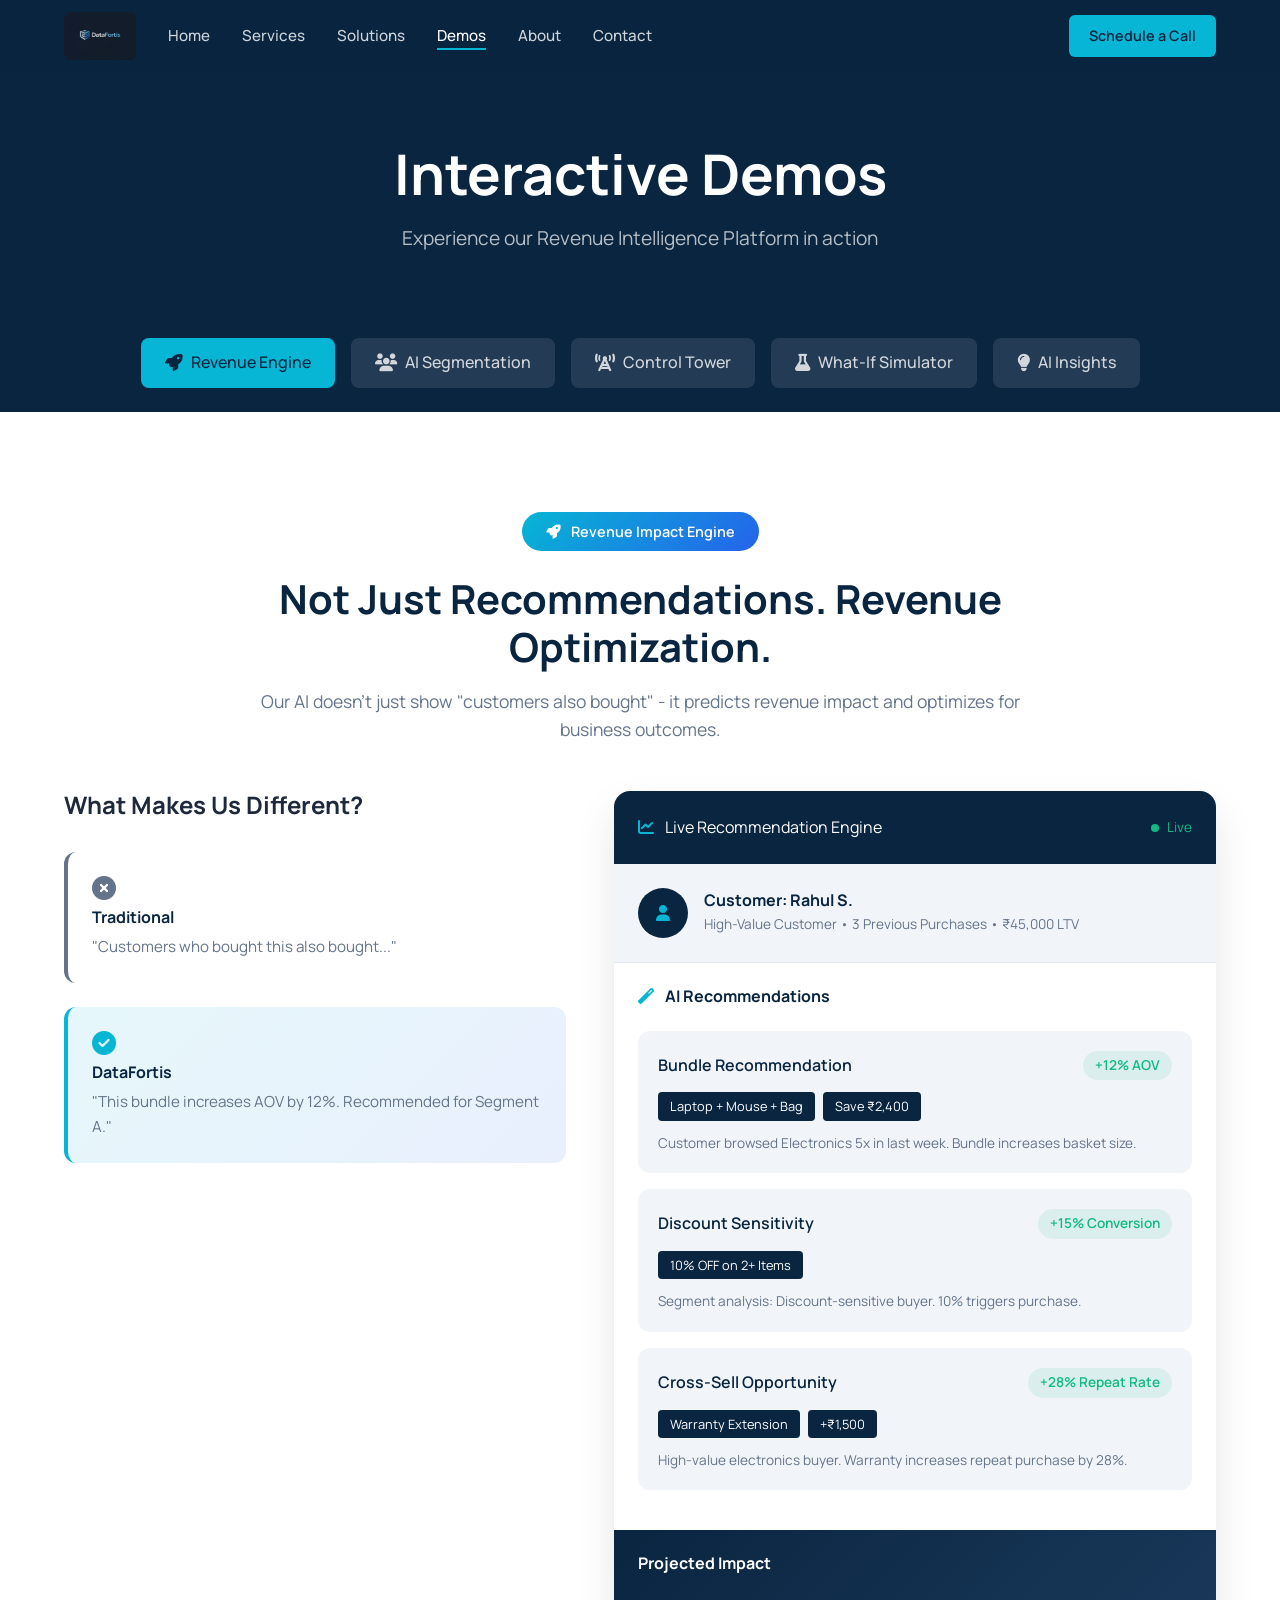
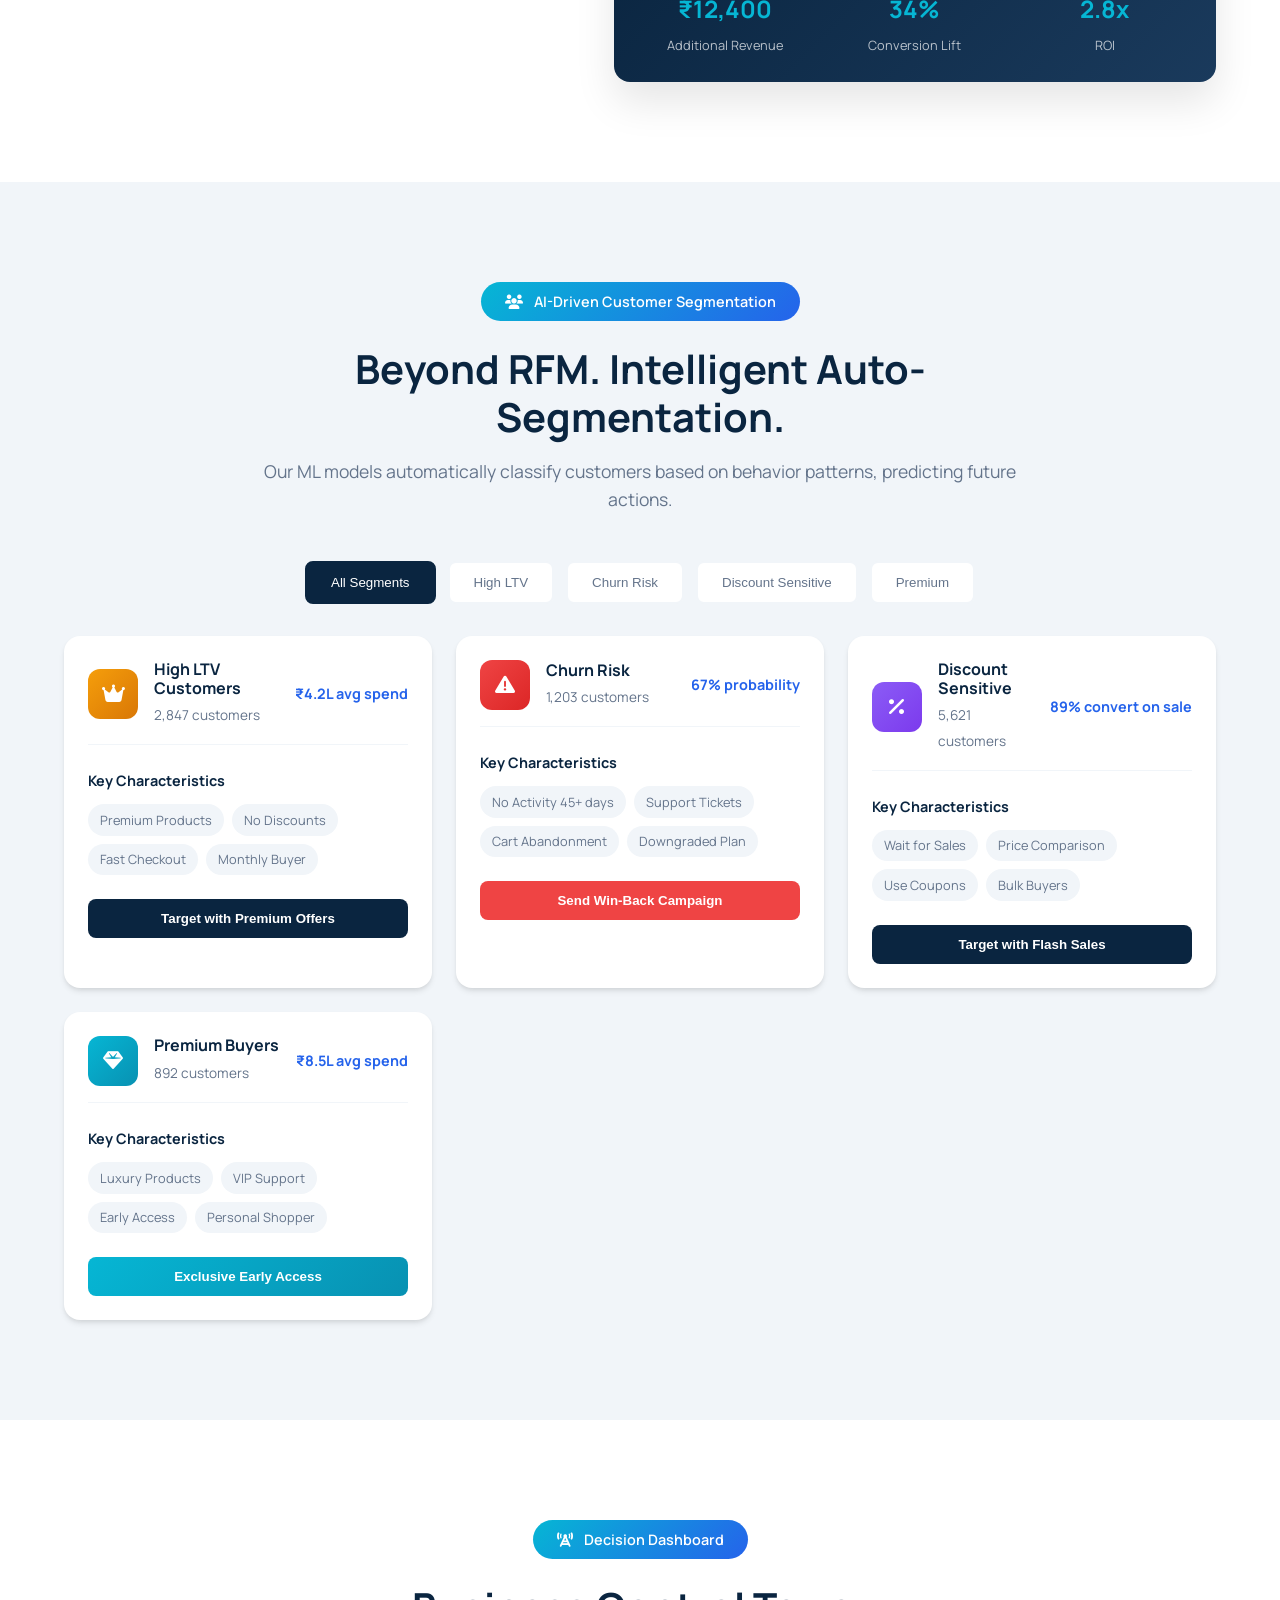
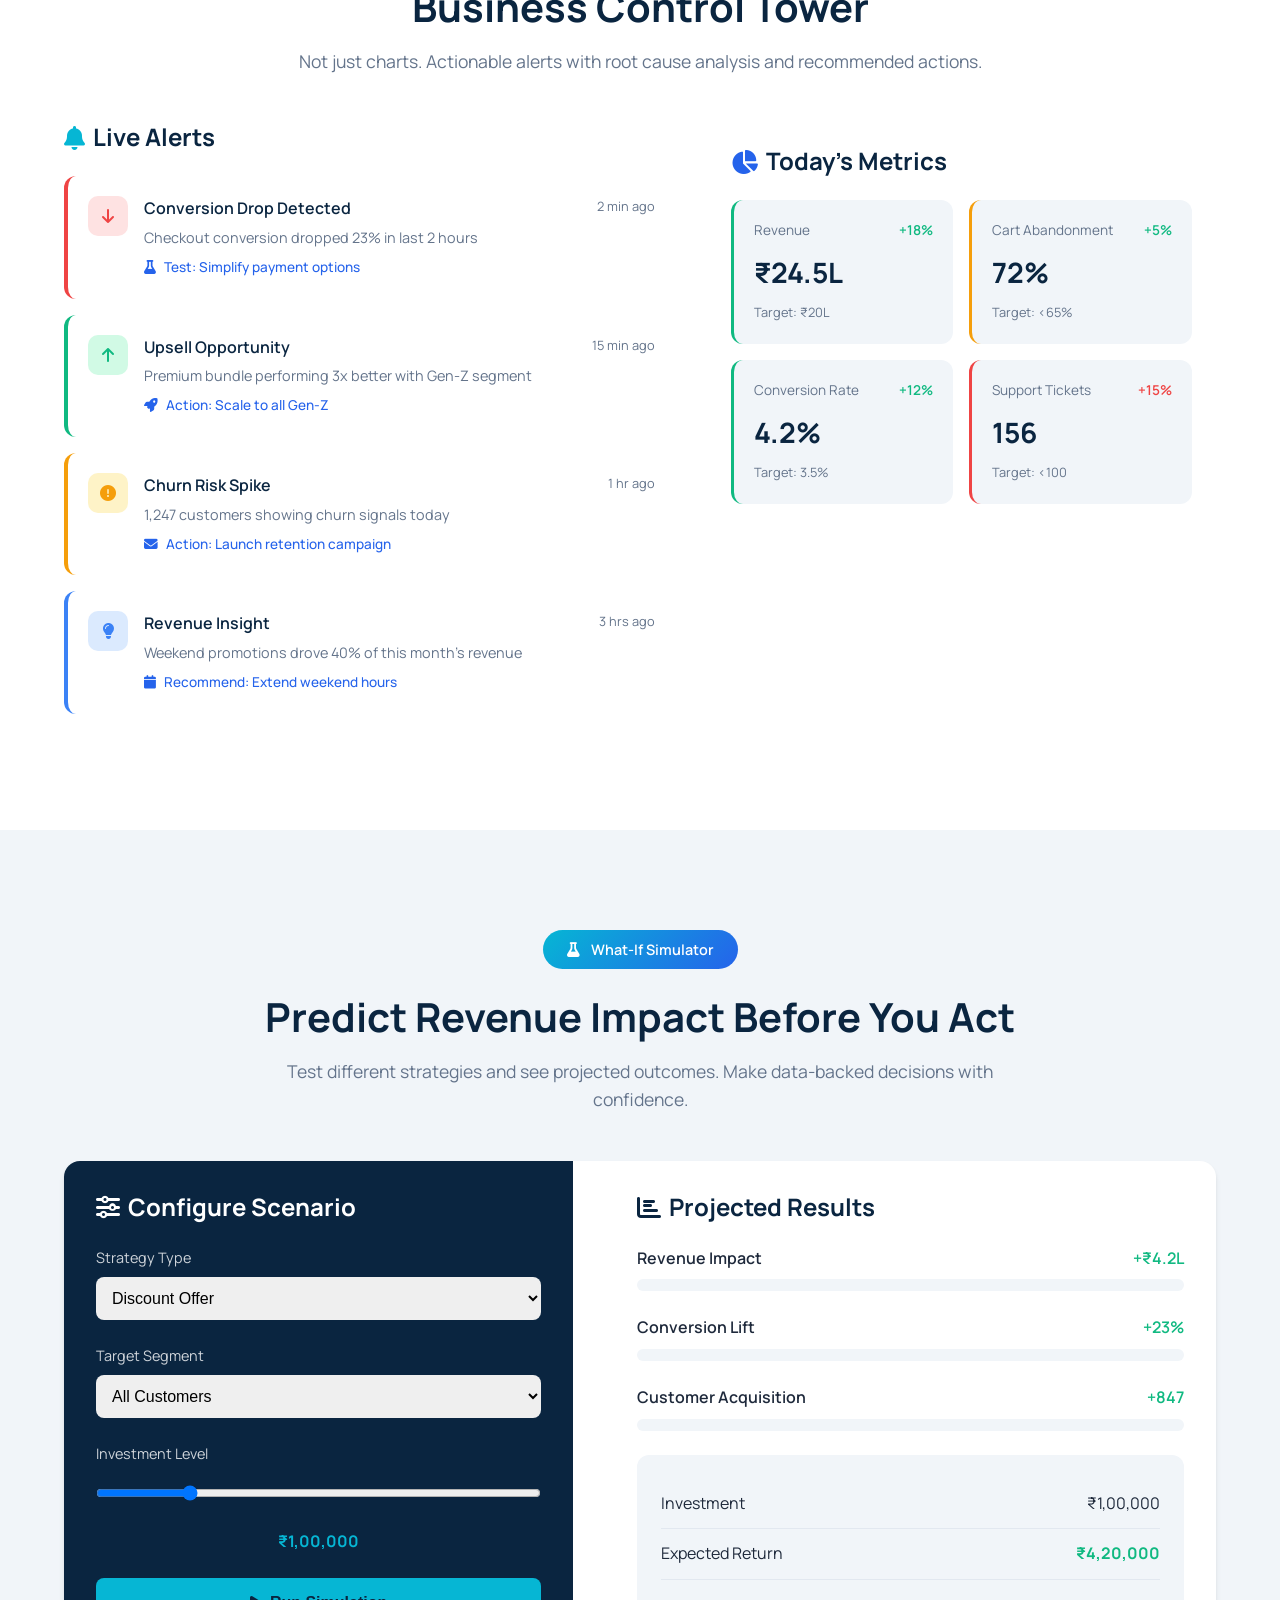
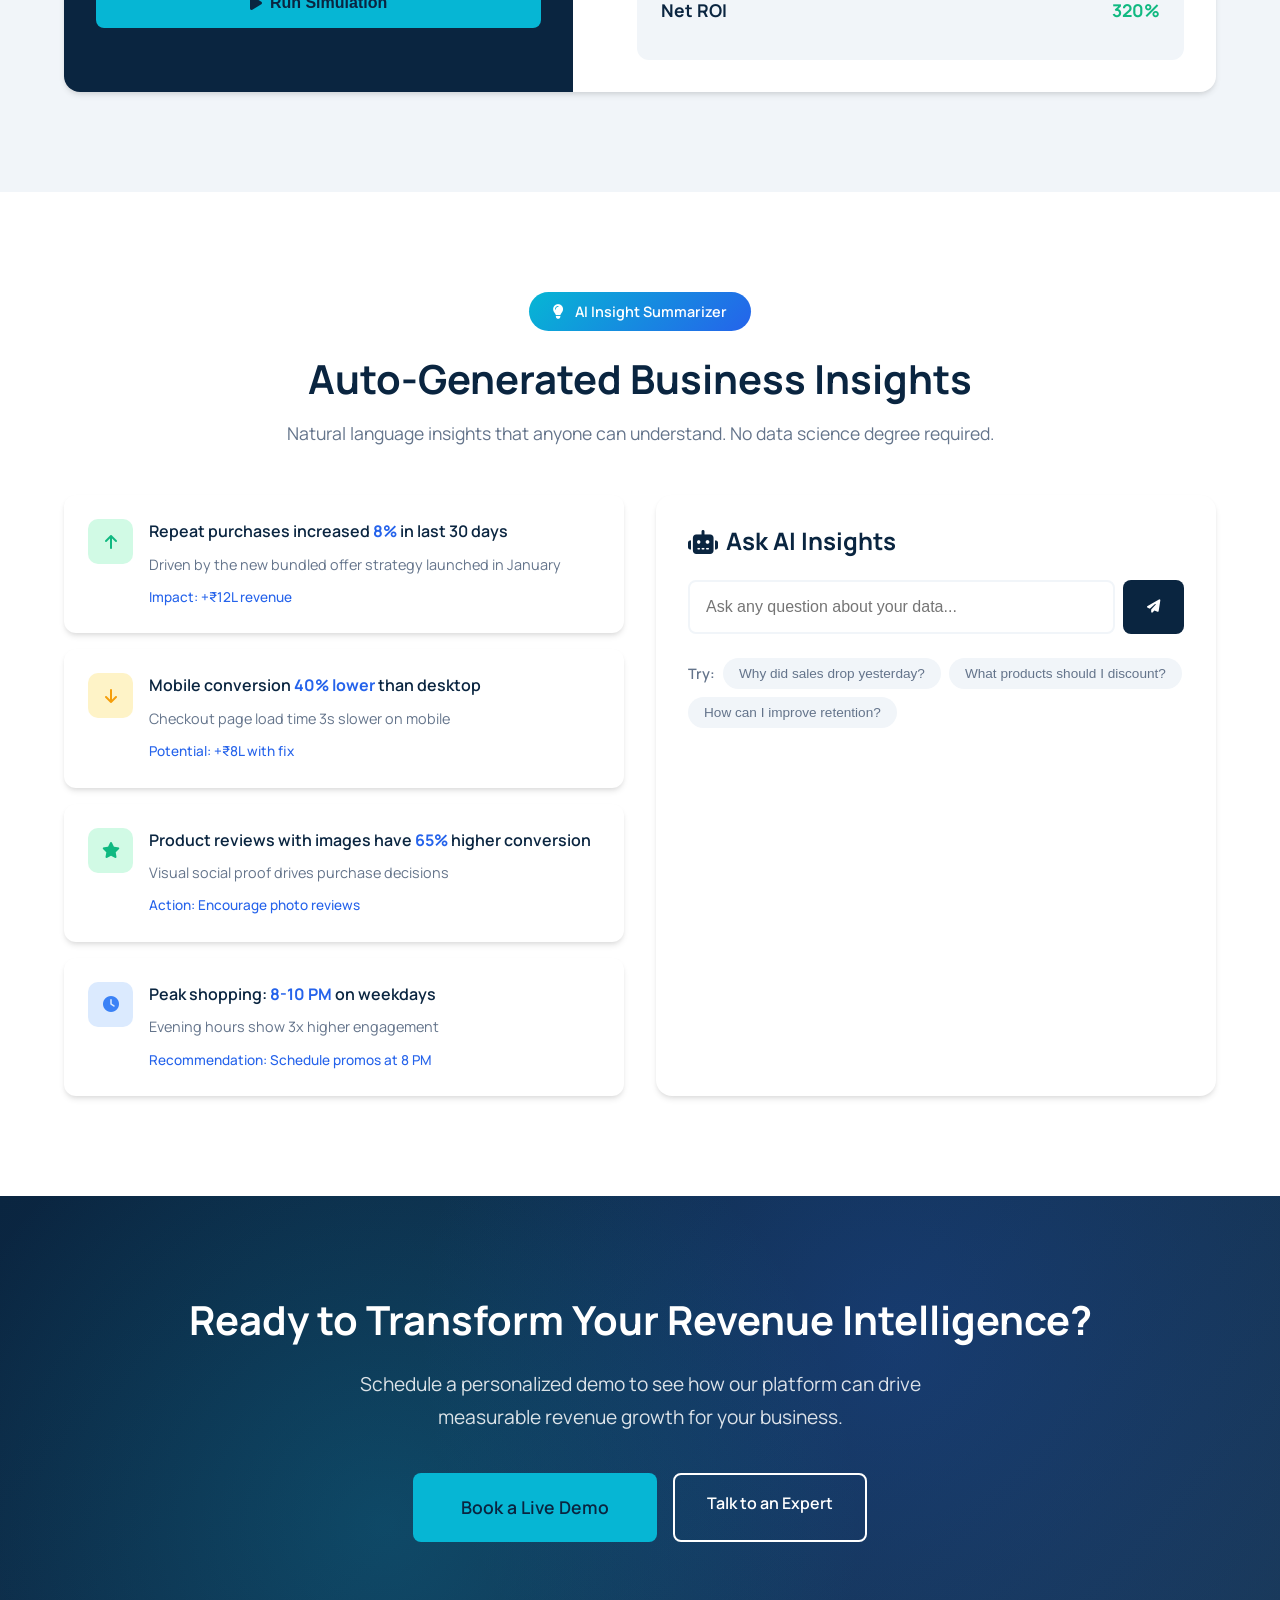
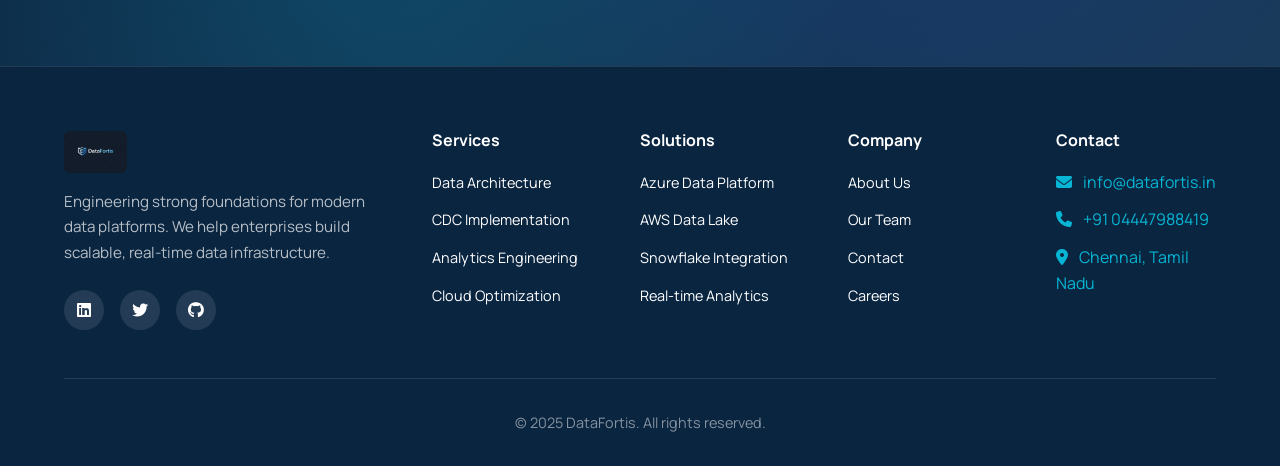
<file: datafortis-website/demos.html>
<!DOCTYPE html>
<html lang="en">
<head>
    <meta charset="UTF-8">
    <meta name="viewport" content="width=device-width, initial-scale=1.0">
    <title>Interactive Demos - DataFortis</title>
    <link rel="stylesheet" href="styles.css">
    <link rel="preconnect" href="https://fonts.googleapis.com">
    <link rel="preconnect" href="https://fonts.gstatic.com" crossorigin>
    <link href="https://fonts.googleapis.com/css2?family=Manrope:wght@300;400;500;600;700&display=swap" rel="stylesheet">
    <link rel="stylesheet" href="https://cdnjs.cloudflare.com/ajax/libs/font-awesome/6.4.0/css/all.min.css">
</head>
<body>
    <!-- Navigation -->
    <nav class="navbar">
        <div class="container">
            <div class="nav-left">
                <a href="index.html" class="logo">
                    <img src="logo.png" alt="DataFortis" class="logo-img">
                </a>
                <ul class="nav-menu">
                    <li><a href="index.html" class="nav-link">Home</a></li>
                    <li><a href="services.html" class="nav-link">Services</a></li>
                    <li><a href="solutions.html" class="nav-link">Solutions</a></li>
                    <li><a href="demos.html" class="nav-link active">Demos</a></li>
                    <li><a href="about.html" class="nav-link">About</a></li>
                    <li><a href="contact.html" class="nav-link">Contact</a></li>
                </ul>
            </div>
            <div class="nav-right">
                <a href="contact.html" class="nav-cta">Schedule a Call</a>
                <button class="mobile-menu-btn"><i class="fas fa-bars"></i></button>
            </div>
        </div>
    </nav>

    <!-- Page Header -->
    <section class="page-header demo-header">
        <div class="container">
            <h1>Interactive Demos</h1>
            <p>Experience our Revenue Intelligence Platform in action</p>
        </div>
    </section>

    <!-- Demo Navigation -->
    <section class="demo-nav">
        <div class="container">
            <div class="demo-nav-grid">
                <a href="#revenue-engine" class="demo-nav-item active">
                    <i class="fas fa-rocket"></i>
                    <span>Revenue Engine</span>
                </a>
                <a href="#customer-segmentation" class="demo-nav-item">
                    <i class="fas fa-users"></i>
                    <span>AI Segmentation</span>
                </a>
                <a href="#control-tower" class="demo-nav-item">
                    <i class="fas fa-tower-cell"></i>
                    <span>Control Tower</span>
                </a>
                <a href="#what-if" class="demo-nav-item">
                    <i class="fas fa-flask"></i>
                    <span>What-If Simulator</span>
                </a>
                <a href="#insights" class="demo-nav-item">
                    <i class="fas fa-lightbulb"></i>
                    <span>AI Insights</span>
                </a>
            </div>
        </div>
    </section>

    <!-- Revenue Impact Recommendation Engine -->
    <section id="revenue-engine" class="demo-section">
        <div class="container">
            <div class="demo-header-content">
                <div class="demo-badge"><i class="fas fa-rocket"></i> Revenue Impact Engine</div>
                <h2>Not Just Recommendations. Revenue Optimization.</h2>
                <p>Our AI doesn't just show "customers also bought" - it predicts revenue impact and optimizes for business outcomes.</p>
            </div>
            
            <div class="revenue-demo-grid">
                <div class="revenue-explanation">
                    <h3>What Makes Us Different?</h3>
                    <div class="diff-cards">
                        <div class="diff-card">
                            <i class="fas fa-times-circle"></i>
                            <h4>Traditional</h4>
                            <p>"Customers who bought this also bought..."</p>
                        </div>
                        <div class="diff-card highlight">
                            <i class="fas fa-check-circle"></i>
                            <h4>DataFortis</h4>
                            <p>"This bundle increases AOV by 12%. Recommended for Segment A."</p>
                        </div>
                    </div>
                </div>
                
                <div class="revenue-demo-panel">
                    <div class="panel-header">
                        <span><i class="fas fa-chart-line"></i> Live Recommendation Engine</span>
                        <span class="live-indicator"><span class="pulse"></span> Live</span>
                    </div>
                    
                    <div class="customer-context">
                        <div class="context-avatar">
                            <i class="fas fa-user"></i>
                        </div>
                        <div class="context-info">
                            <h4>Customer: Rahul S.</h4>
                            <p>High-Value Customer • 3 Previous Purchases • ₹45,000 LTV</p>
                        </div>
                    </div>
                    
                    <div class="recommendation-output">
                        <h4><i class="fas fa-magic"></i> AI Recommendations</h4>
                        
                        <div class="rec-option">
                            <div class="rec-option-header">
                                <span class="rec-type">Bundle Recommendation</span>
                                <span class="rec-impact positive">+12% AOV</span>
                            </div>
                            <div class="rec-products">
                                <span class="product-tag">Laptop + Mouse + Bag</span>
                                <span class="product-tag">Save ₹2,400</span>
                            </div>
                            <p class="rec-reason">Customer browsed Electronics 5x in last week. Bundle increases basket size.</p>
                        </div>
                        
                        <div class="rec-option">
                            <div class="rec-option-header">
                                <span class="rec-type">Discount Sensitivity</span>
                                <span class="rec-impact positive">+15% Conversion</span>
                            </div>
                            <div class="rec-products">
                                <span class="product-tag">10% OFF on 2+ Items</span>
                            </div>
                            <p class="rec-reason">Segment analysis: Discount-sensitive buyer. 10% triggers purchase.</p>
                        </div>
                        
                        <div class="rec-option">
                            <div class="rec-option-header">
                                <span class="rec-type">Cross-Sell Opportunity</span>
                                <span class="rec-impact positive">+28% Repeat Rate</span>
                            </div>
                            <div class="rec-products">
                                <span class="product-tag">Warranty Extension</span>
                                <span class="product-tag">+₹1,500</span>
                            </div>
                            <p class="rec-reason">High-value electronics buyer. Warranty increases repeat purchase by 28%.</p>
                        </div>
                    </div>
                    
                    <div class="revenue-projection">
                        <h4>Projected Impact</h4>
                        <div class="projection-stats">
                            <div class="proj-stat">
                                <span class="proj-value">₹12,400</span>
                                <span class="proj-label">Additional Revenue</span>
                            </div>
                            <div class="proj-stat">
                                <span class="proj-value">34%</span>
                                <span class="proj-label">Conversion Lift</span>
                            </div>
                            <div class="proj-stat">
                                <span class="proj-value">2.8x</span>
                                <span class="proj-label">ROI</span>
                            </div>
                        </div>
                    </div>
                </div>
            </div>
        </div>
    </section>

    <!-- AI-Driven Customer Segmentation -->
    <section id="customer-segmentation" class="demo-section alt-bg">
        <div class="container">
            <div class="demo-header-content">
                <div class="demo-badge"><i class="fas fa-users"></i> AI-Driven Customer Segmentation</div>
                <h2>Beyond RFM. Intelligent Auto-Segmentation.</h2>
                <p>Our ML models automatically classify customers based on behavior patterns, predicting future actions.</p>
            </div>
            
            <div class="segmentation-demo">
                <div class="segment-tabs">
                    <button class="seg-tab active" data-seg="all">All Segments</button>
                    <button class="seg-tab" data-seg="highltv">High LTV</button>
                    <button class="seg-tab" data-seg="churn">Churn Risk</button>
                    <button class="seg-tab" data-seg="discount">Discount Sensitive</button>
                    <button class="seg-tab" data-seg="premium">Premium</button>
                </div>
                
                <div class="segment-cards">
                    <div class="segment-card" data-seg="highltv">
                        <div class="seg-header">
                            <div class="seg-icon highltv"><i class="fas fa-crown"></i></div>
                            <div class="seg-title">
                                <h4>High LTV Customers</h4>
                                <span class="seg-count">2,847 customers</span>
                            </div>
                            <span class="seg-value">₹4.2L avg spend</span>
                        </div>
                        <div class="seg-characteristics">
                            <h5>Key Characteristics</h5>
                            <div class="char-tags">
                                <span class="char-tag">Premium Products</span>
                                <span class="char-tag">No Discounts</span>
                                <span class="char-tag">Fast Checkout</span>
                                <span class="char-tag">Monthly Buyer</span>
                            </div>
                        </div>
                        <div class="seg-actions">
                            <button class="seg-action-btn">Target with Premium Offers</button>
                        </div>
                    </div>
                    
                    <div class="segment-card" data-seg="churn">
                        <div class="seg-header">
                            <div class="seg-icon churn"><i class="fas fa-exclamation-triangle"></i></div>
                            <div class="seg-title">
                                <h4>Churn Risk</h4>
                                <span class="seg-count">1,203 customers</span>
                            </div>
                            <span class="seg-value">67% probability</span>
                        </div>
                        <div class="seg-characteristics">
                            <h5>Key Characteristics</h5>
                            <div class="char-tags">
                                <span class="char-tag">No Activity 45+ days</span>
                                <span class="char-tag">Support Tickets</span>
                                <span class="char-tag">Cart Abandonment</span>
                                <span class="char-tag">Downgraded Plan</span>
                            </div>
                        </div>
                        <div class="seg-actions">
                            <button class="seg-action-btn churn-btn">Send Win-Back Campaign</button>
                        </div>
                    </div>
                    
                    <div class="segment-card" data-seg="discount">
                        <div class="seg-header">
                            <div class="seg-icon discount"><i class="fas fa-percent"></i></div>
                            <div class="seg-title">
                                <h4>Discount Sensitive</h4>
                                <span class="seg-count">5,621 customers</span>
                            </div>
                            <span class="seg-value">89% convert on sale</span>
                        </div>
                        <div class="seg-characteristics">
                            <h5>Key Characteristics</h5>
                            <div class="char-tags">
                                <span class="char-tag">Wait for Sales</span>
                                <span class="char-tag">Price Comparison</span>
                                <span class="char-tag">Use Coupons</span>
                                <span class="char-tag">Bulk Buyers</span>
                            </div>
                        </div>
                        <div class="seg-actions">
                            <button class="seg-action-btn">Target with Flash Sales</button>
                        </div>
                    </div>
                    
                    <div class="segment-card" data-seg="premium">
                        <div class="seg-header">
                            <div class="seg-icon premium"><i class="fas fa-gem"></i></div>
                            <div class="seg-title">
                                <h4>Premium Buyers</h4>
                                <span class="seg-count">892 customers</span>
                            </div>
                            <span class="seg-value">₹8.5L avg spend</span>
                        </div>
                        <div class="seg-characteristics">
                            <h5>Key Characteristics</h5>
                            <div class="char-tags">
                                <span class="char-tag">Luxury Products</span>
                                <span class="char-tag">VIP Support</span>
                                <span class="char-tag">Early Access</span>
                                <span class="char-tag">Personal Shopper</span>
                            </div>
                        </div>
                        <div class="seg-actions">
                            <button class="seg-action-btn premium-btn">Exclusive Early Access</button>
                        </div>
                    </div>
                </div>
            </div>
        </div>
    </section>

    <!-- Decision Dashboard / Control Tower -->
    <section id="control-tower" class="demo-section">
        <div class="container">
            <div class="demo-header-content">
                <div class="demo-badge"><i class="fas fa-tower-cell"></i> Decision Dashboard</div>
                <h2>Business Control Tower</h2>
                <p>Not just charts. Actionable alerts with root cause analysis and recommended actions.</p>
            </div>
            
            <div class="control-tower-demo">
                <div class="alerts-feed">
                    <h3><i class="fas fa-bell"></i> Live Alerts</h3>
                    
                    <div class="alert-item critical">
                        <div class="alert-icon"><i class="fas fa-arrow-down"></i></div>
                        <div class="alert-content">
                            <span class="alert-title">Conversion Drop Detected</span>
                            <p>Checkout conversion dropped 23% in last 2 hours</p>
                            <span class="alert-action"><i class="fas fa-flask"></i> Test: Simplify payment options</span>
                        </div>
                        <span class="alert-time">2 min ago</span>
                    </div>
                    
                    <div class="alert-item success">
                        <div class="alert-icon"><i class="fas fa-arrow-up"></i></div>
                        <div class="alert-content">
                            <span class="alert-title">Upsell Opportunity</span>
                            <p>Premium bundle performing 3x better with Gen-Z segment</p>
                            <span class="alert-action"><i class="fas fa-rocket"></i> Action: Scale to all Gen-Z</span>
                        </div>
                        <span class="alert-time">15 min ago</span>
                    </div>
                    
                    <div class="alert-item warning">
                        <div class="alert-icon"><i class="fas fa-exclamation-circle"></i></div>
                        <div class="alert-content">
                            <span class="alert-title">Churn Risk Spike</span>
                            <p>1,247 customers showing churn signals today</p>
                            <span class="alert-action"><i class="fas fa-envelope"></i> Action: Launch retention campaign</span>
                        </div>
                        <span class="alert-time">1 hr ago</span>
                    </div>
                    
                    <div class="alert-item info">
                        <div class="alert-icon"><i class="fas fa-lightbulb"></i></div>
                        <div class="alert-content">
                            <span class="alert-title">Revenue Insight</span>
                            <p>Weekend promotions drove 40% of this month's revenue</p>
                            <span class="alert-action"><i class="fas fa-calendar"></i> Recommend: Extend weekend hours</span>
                        </div>
                        <span class="alert-time">3 hrs ago</span>
                    </div>
                </div>
                
                <div class="metrics-overview">
                    <h3><i class="fas fa-chart-pie"></i> Today's Metrics</h3>
                    
                    <div class="control-metrics">
                        <div class="control-metric positive">
                            <div class="metric-header">
                                <span>Revenue</span>
                                <span class="metric-trend up">+18%</span>
                            </div>
                            <span class="metric-value">₹24.5L</span>
                            <span class="metric-target">Target: ₹20L</span>
                        </div>
                        
                        <div class="control-metric warning">
                            <div class="metric-header">
                                <span>Cart Abandonment</span>
                                <span class="metric-trend up">+5%</span>
                            </div>
                            <span class="metric-value">72%</span>
                            <span class="metric-target">Target: <65%</span>
                        </div>
                        
                        <div class="control-metric positive">
                            <div class="metric-header">
                                <span>Conversion Rate</span>
                                <span class="metric-trend up">+12%</span>
                            </div>
                            <span class="metric-value">4.2%</span>
                            <span class="metric-target">Target: 3.5%</span>
                        </div>
                        
                        <div class="control-metric negative">
                            <div class="metric-header">
                                <span>Support Tickets</span>
                                <span class="metric-trend down">+15%</span>
                            </div>
                            <span class="metric-value">156</span>
                            <span class="metric-target">Target: <100</span>
                        </div>
                    </div>
                </div>
            </div>
        </div>
    </section>

    <!-- What-If Simulator -->
    <section id="what-if" class="demo-section alt-bg">
        <div class="container">
            <div class="demo-header-content">
                <div class="demo-badge"><i class="fas fa-flask"></i> What-If Simulator</div>
                <h2>Predict Revenue Impact Before You Act</h2>
                <p>Test different strategies and see projected outcomes. Make data-backed decisions with confidence.</p>
            </div>
            
            <div class="simulator-demo">
                <div class="simulator-controls">
                    <h3><i class="fas fa-sliders-h"></i> Configure Scenario</h3>
                    
                    <div class="control-group">
                        <label>Strategy Type</label>
                        <select id="strategyType">
                            <option value="discount">Discount Offer</option>
                            <option value="bundle">Product Bundle</option>
                            <option value="email">Email Campaign</option>
                            <option value="ads">Ad Spend</option>
                        </select>
                    </div>
                    
                    <div class="control-group">
                        <label>Target Segment</label>
                        <select id="targetSegment">
                            <option value="all">All Customers</option>
                            <option value="highltv">High LTV</option>
                            <option value="churn">At-Risk</option>
                            <option value="new">New Customers</option>
                        </select>
                    </div>
                    
                    <div class="control-group">
                        <label>Investment Level</label>
                        <input type="range" id="investmentLevel" min="10000" max="500000" value="100000" step="10000">
                        <span class="range-value">₹<span id="investmentDisplay">1,00,000</span></span>
                    </div>
                    
                    <button class="simulate-btn" onclick="runSimulation()">
                        <i class="fas fa-play"></i> Run Simulation
                    </button>
                </div>
                
                <div class="simulator-results" id="simResults">
                    <h3><i class="fas fa-chart-bar"></i> Projected Results</h3>
                    
                    <div class="result-card">
                        <div class="result-header">
                            <span>Revenue Impact</span>
                            <span class="result-positive">+₹4.2L</span>
                        </div>
                        <div class="result-bar">
                            <div class="result-fill" style="width: 0%" id="revenueBar"></div>
                        </div>
                    </div>
                    
                    <div class="result-card">
                        <div class="result-header">
                            <span>Conversion Lift</span>
                            <span class="result-positive">+23%</span>
                        </div>
                        <div class="result-bar">
                            <div class="result-fill" style="width: 0%" id="conversionBar"></div>
                        </div>
                    </div>
                    
                    <div class="result-card">
                        <div class="result-header">
                            <span>Customer Acquisition</span>
                            <span class="result-positive">+847</span>
                        </div>
                        <div class="result-bar">
                            <div class="result-fill" style="width: 0%" id="acquisitionBar"></div>
                        </div>
                    </div>
                    
                    <div class="roi-calculation">
                        <div class="roi-item">
                            <span>Investment</span>
                            <span class="roi-value">₹1,00,000</span>
                        </div>
                        <div class="roi-item">
                            <span>Expected Return</span>
                            <span class="roi-value positive">₹4,20,000</span>
                        </div>
                        <div class="roi-item total">
                            <span>Net ROI</span>
                            <span class="roi-value positive">320%</span>
                        </div>
                    </div>
                </div>
            </div>
        </div>
    </section>

    <!-- AI Insight Summarizer -->
    <section id="insights" class="demo-section">
        <div class="container">
            <div class="demo-header-content">
                <div class="demo-badge"><i class="fas fa-lightbulb"></i> AI Insight Summarizer</div>
                <h2>Auto-Generated Business Insights</h2>
                <p>Natural language insights that anyone can understand. No data science degree required.</p>
            </div>
            
            <div class="insights-demo">
                <div class="insights-list">
                    <div class="insight-card">
                        <div class="insight-icon positive"><i class="fas fa-arrow-up"></i></div>
                        <div class="insight-content">
                            <span class="insight-metric">Repeat purchases increased <strong>8%</strong> in last 30 days</span>
                            <p class="insight-reason">Driven by the new bundled offer strategy launched in January</p>
                            <span class="insight-impact">Impact: +₹12L revenue</span>
                        </div>
                    </div>
                    
                    <div class="insight-card">
                        <div class="insight-icon warning"><i class="fas fa-arrow-down"></i></div>
                        <div class="insight-content">
                            <span class="insight-metric">Mobile conversion <strong>40% lower</strong> than desktop</span>
                            <p class="insight-reason">Checkout page load time 3s slower on mobile</p>
                            <span class="insight-impact">Potential: +₹8L with fix</span>
                        </div>
                    </div>
                    
                    <div class="insight-card">
                        <div class="insight-icon positive"><i class="fas fa-star"></i></div>
                        <div class="insight-content">
                            <span class="insight-metric">Product reviews with images have <strong>65%</strong> higher conversion</span>
                            <p class="insight-reason">Visual social proof drives purchase decisions</p>
                            <span class="insight-impact">Action: Encourage photo reviews</span>
                        </div>
                    </div>
                    
                    <div class="insight-card">
                        <div class="insight-icon info"><i class="fas fa-clock"></i></div>
                        <div class="insight-content">
                            <span class="insight-metric">Peak shopping: <strong>8-10 PM</strong> on weekdays</span>
                            <p class="insight-reason">Evening hours show 3x higher engagement</p>
                            <span class="insight-impact">Recommendation: Schedule promos at 8 PM</span>
                        </div>
                    </div>
                </div>
                
                <div class="insight-generator">
                    <h3><i class="fas fa-robot"></i> Ask AI Insights</h3>
                    <div class="query-box">
                        <input type="text" placeholder="Ask any question about your data..." id="insightQuery">
                        <button onclick="generateInsight()"><i class="fas fa-paper-plane"></i></button>
                    </div>
                    <div class="sample-queries">
                        <span>Try:</span>
                        <button onclick="setQuery('Why did sales drop yesterday?')">Why did sales drop yesterday?</button>
                        <button onclick="setQuery('What products should I discount?')">What products should I discount?</button>
                        <button onclick="setQuery('How can I improve retention?')">How can I improve retention?</button>
                    </div>
                </div>
            </div>
        </div>
    </section>

    <!-- CTA Section -->
    <section class="cta-section">
        <div class="container">
            <h2>Ready to Transform Your Revenue Intelligence?</h2>
            <p>Schedule a personalized demo to see how our platform can drive measurable revenue growth for your business.</p>
            <div class="cta-buttons">
                <a href="contact.html" class="cta-button cta-large">Book a Live Demo</a>
                <a href="contact.html" class="cta-button-outline-white">Talk to an Expert</a>
            </div>
        </div>
    </section>

    <!-- Footer -->
    <footer>
        <div class="container">
            <div class="footer-grid">
                <div class="footer-col">
                    <a href="index.html" class="footer-logo">
                        <img src="logo.png" alt="DataFortis" class="logo-img">
                    </a>
                    <p>Engineering strong foundations for modern data platforms. We help enterprises build scalable, real-time data infrastructure.</p>
                    <div class="social-links">
                        <a href="#"><i class="fab fa-linkedin"></i></a>
                        <a href="#"><i class="fab fa-twitter"></i></a>
                        <a href="#"><i class="fab fa-github"></i></a>
                    </div>
                </div>
                <div class="footer-col">
                    <h4>Services</h4>
                    <ul>
                        <li><a href="services.html">Data Architecture</a></li>
                        <li><a href="services.html">CDC Implementation</a></li>
                        <li><a href="services.html">Analytics Engineering</a></li>
                        <li><a href="services.html">Cloud Optimization</a></li>
                    </ul>
                </div>
                <div class="footer-col">
                    <h4>Solutions</h4>
                    <ul>
                        <li><a href="solutions.html">Azure Data Platform</a></li>
                        <li><a href="solutions.html">AWS Data Lake</a></li>
                        <li><a href="solutions.html">Snowflake Integration</a></li>
                        <li><a href="solutions.html">Real-time Analytics</a></li>
                    </ul>
                </div>
                <div class="footer-col">
                    <h4>Company</h4>
                    <ul>
                        <li><a href="about.html">About Us</a></li>
                        <li><a href="about.html">Our Team</a></li>
                        <li><a href="contact.html">Contact</a></li>
                        <li><a href="contact.html">Careers</a></li>
                    </ul>
                </div>
                <div class="footer-col">
                    <h4>Contact</h4>
                    <ul>
                        <li><i class="fas fa-envelope"></i> info@datafortis.in</li>
                        <li><i class="fas fa-phone"></i> +91 04447988419</li>
                        <li><i class="fas fa-map-marker-alt"></i> Chennai, Tamil Nadu</li>
                    </ul>
                </div>
            </div>
            <div class="footer-bottom">
                <p>&copy; 2025 DataFortis. All rights reserved.</p>
            </div>
        </div>
    </footer>

    <script src="script.js"></script>
    <script>
        // Investment slider
        document.getElementById('investmentLevel').addEventListener('input', function() {
            document.getElementById('investmentDisplay').textContent = parseInt(this.value).toLocaleString('en-IN');
        });
        
        // Simulation function
        function runSimulation() {
            const revenueBar = document.getElementById('revenueBar');
            const conversionBar = document.getElementById('conversionBar');
            const acquisitionBar = document.getElementById('acquisitionBar');
            
            // Reset and animate
            [revenueBar, conversionBar, acquisitionBar].forEach(bar => {
                bar.style.width = '0%';
            });
            
            setTimeout(() => {
                revenueBar.style.width = '85%';
                conversionBar.style.width = '70%';
                acquisitionBar.style.width = '60%';
            }, 100);
        }
        
        // Insight query
        function setQuery(query) {
            document.getElementById('insightQuery').value = query;
        }
        
        function generateInsight() {
            alert('This would connect to our AI to generate insights based on your data. Schedule a demo to see it in action!');
        }
        
        // Demo navigation
        document.querySelectorAll('.demo-nav-item').forEach(item => {
            item.addEventListener('click', function(e) {
                e.preventDefault();
                const target = this.getAttribute('href');
                document.querySelectorAll('.demo-nav-item').forEach(i => i.classList.remove('active'));
                this.classList.add('active');
                document.querySelector(target).scrollIntoView({ behavior: 'smooth' });
            });
        });
        
        // Segment tabs
        document.querySelectorAll('.seg-tab').forEach(tab => {
            tab.addEventListener('click', function() {
                const seg = this.getAttribute('data-seg');
                document.querySelectorAll('.seg-tab').forEach(t => t.classList.remove('active'));
                this.classList.add('active');
                
                document.querySelectorAll('.segment-card').forEach(card => {
                    if (seg === 'all' || card.getAttribute('data-seg') === seg) {
                        card.style.display = 'block';
                    } else {
                        card.style.display = 'none';
                    }
                });
            });
        });
    </script>
</body>
</html>
</file>
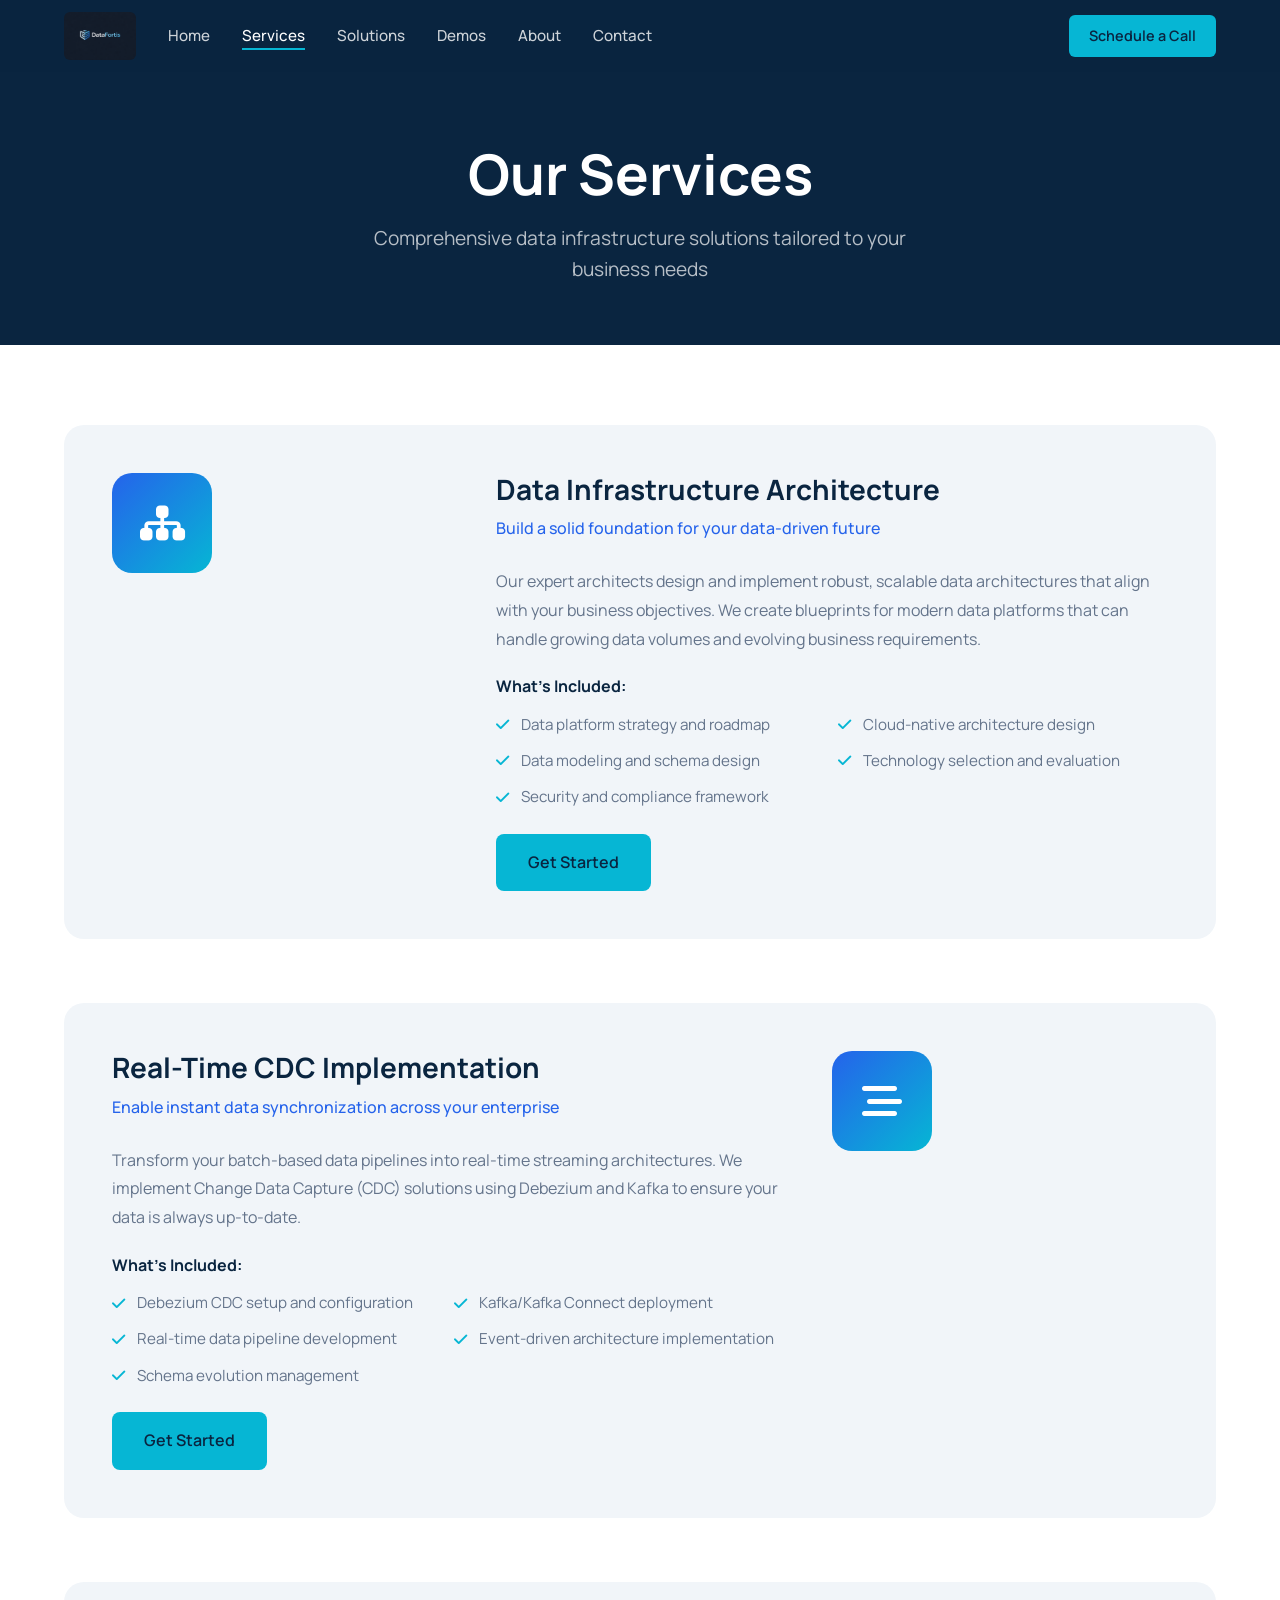
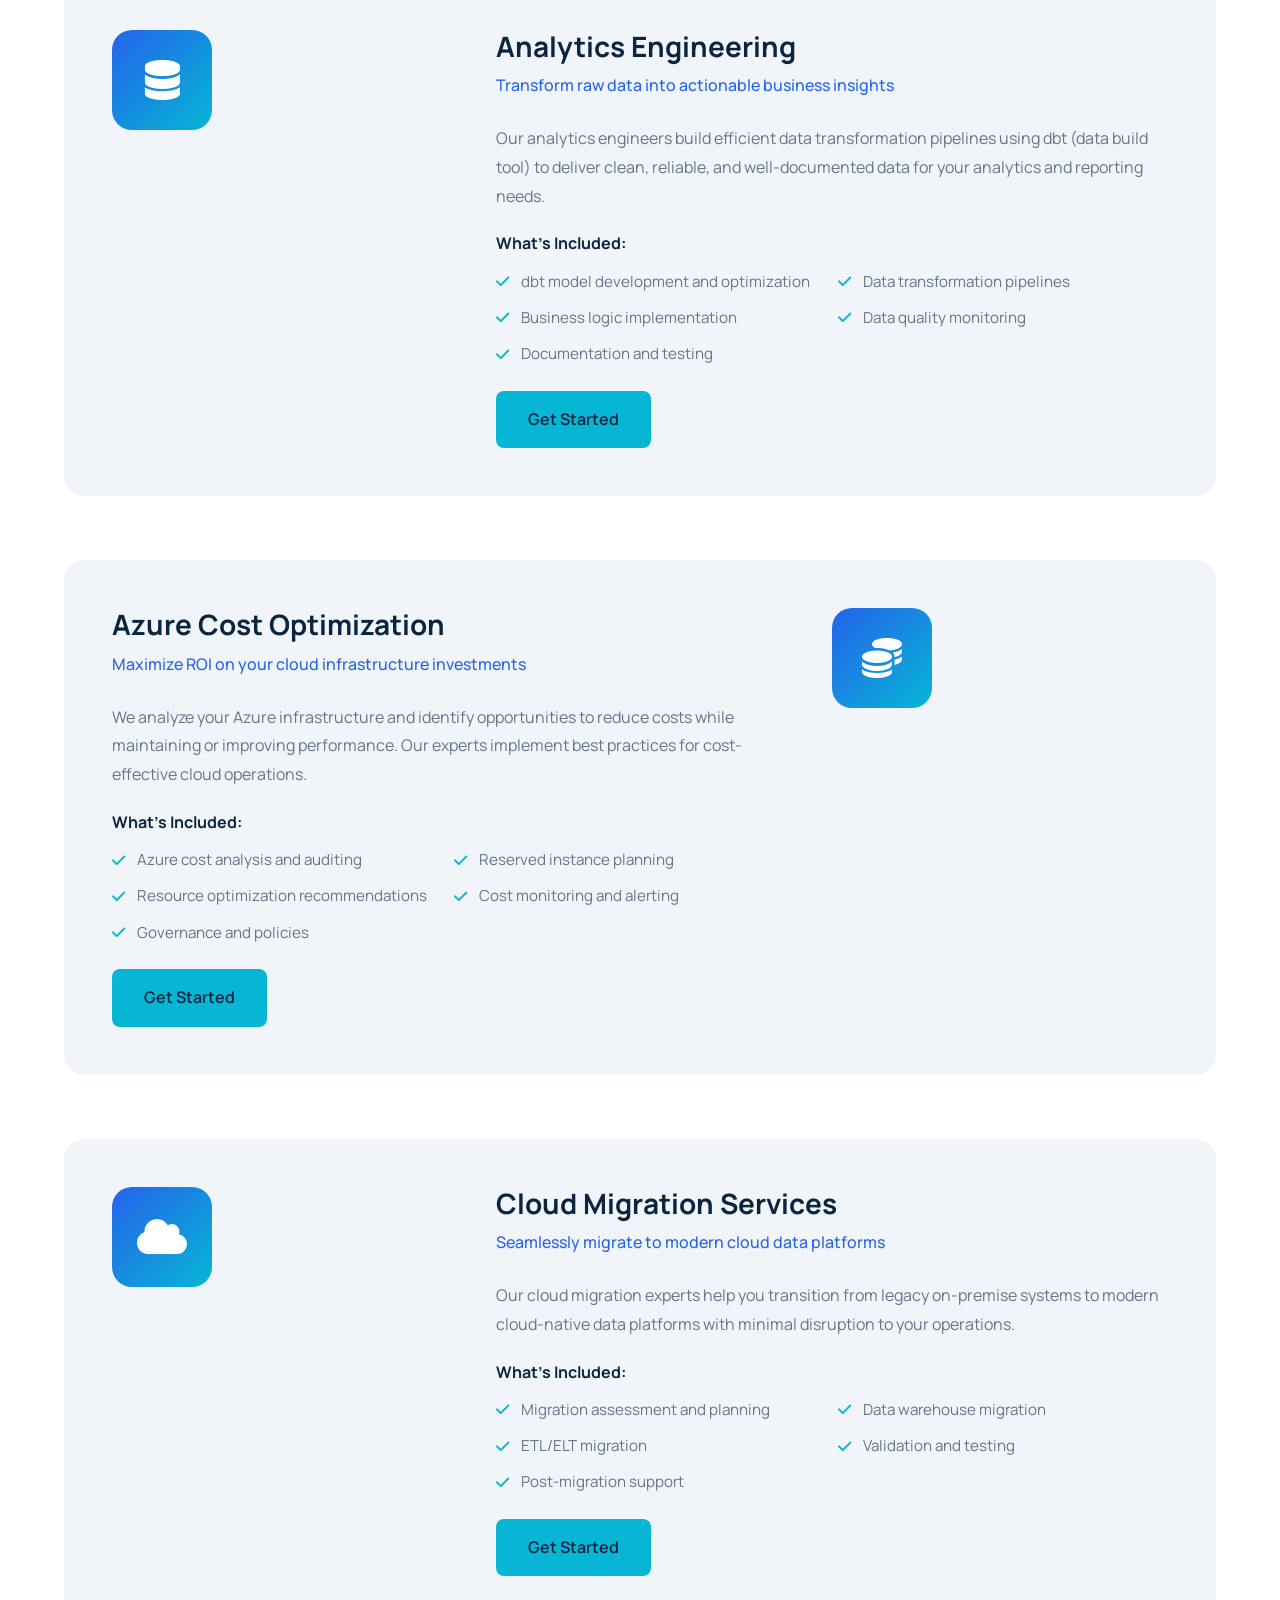
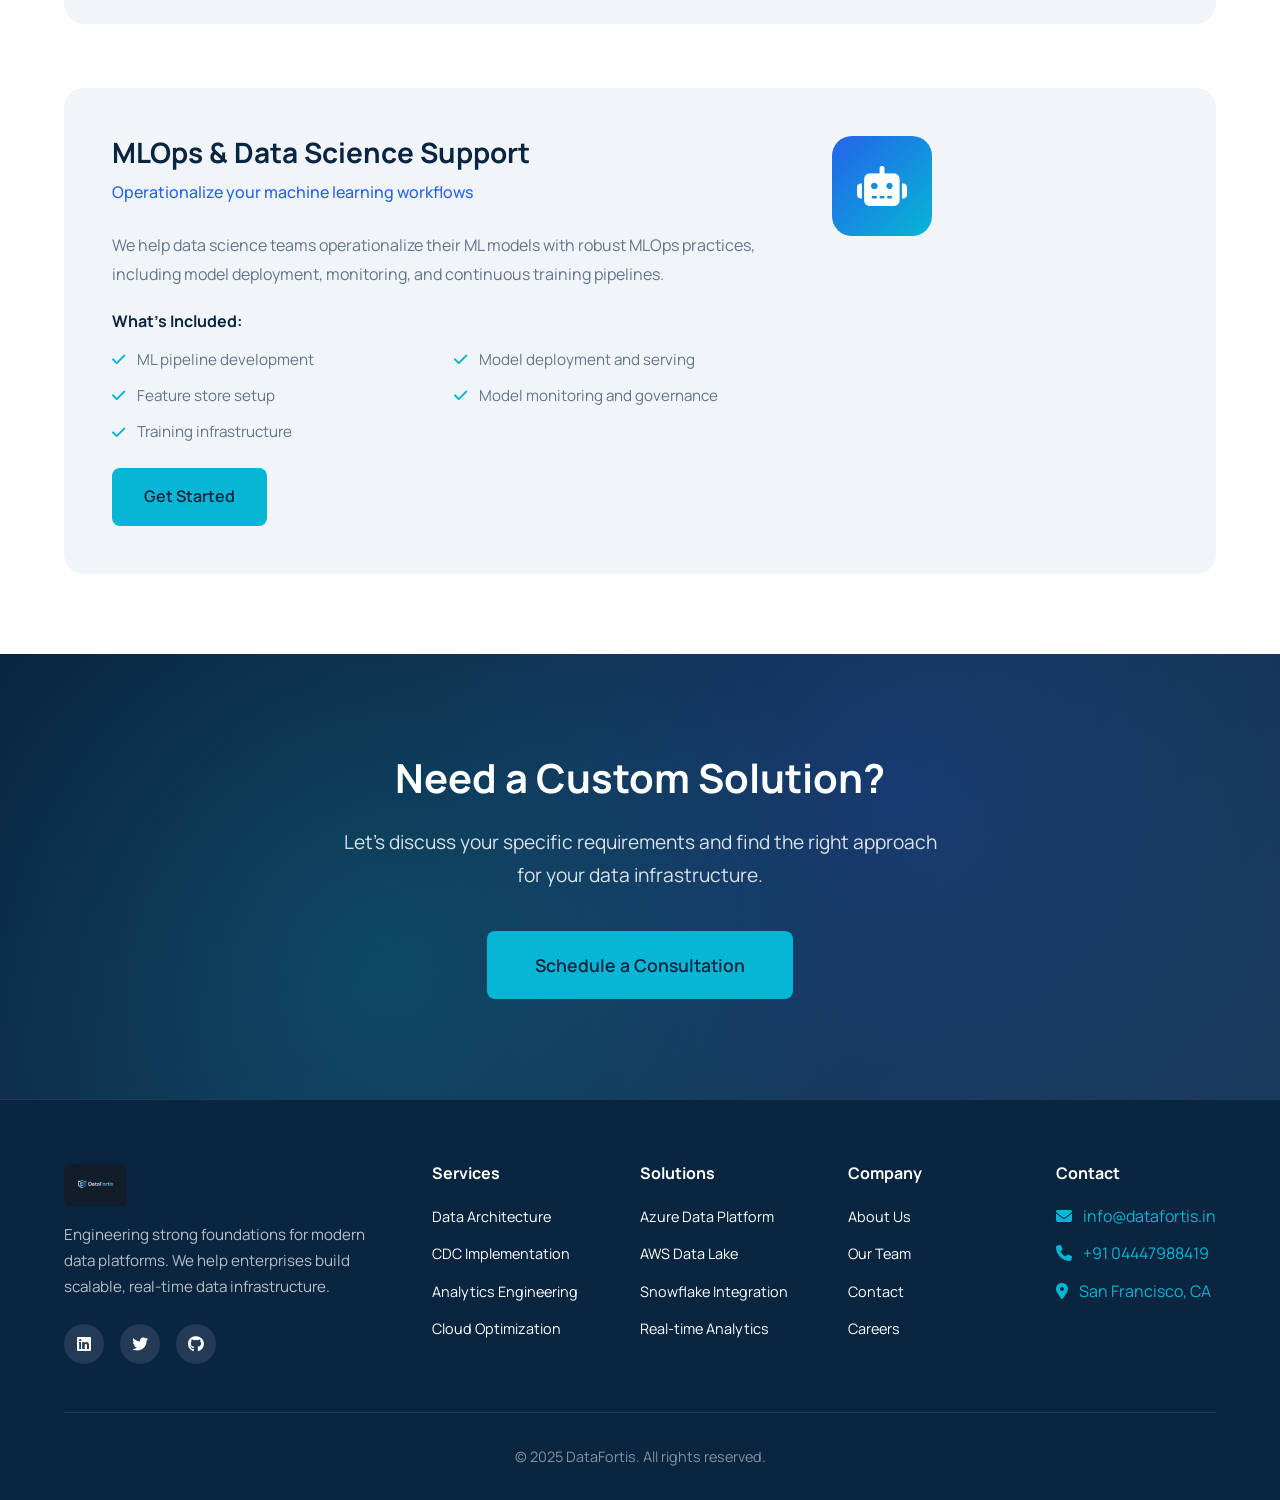
<file: datafortis-website/services.html>
<!DOCTYPE html>
<html lang="en">
<head>
    <meta charset="UTF-8">
    <meta name="viewport" content="width=device-width, initial-scale=1.0">
    <title>Services - DataFortis</title>
    <link rel="stylesheet" href="styles.css">
    <link rel="preconnect" href="https://fonts.googleapis.com">
    <link rel="preconnect" href="https://fonts.gstatic.com" crossorigin>
    <link href="https://fonts.googleapis.com/css2?family=Manrope:wght@300;400;500;600;700&display=swap" rel="stylesheet">
    <link rel="stylesheet" href="https://cdnjs.cloudflare.com/ajax/libs/font-awesome/6.4.0/css/all.min.css">
</head>
<body>
    <!-- Navigation -->
    <nav class="navbar">
        <div class="container">
            <div class="nav-left">
                <a href="index.html" class="logo">
                    <img src="logo.png" alt="DataFortis" class="logo-img">
                </a>
                <ul class="nav-menu">
                    <li><a href="index.html" class="nav-link">Home</a></li>
                    <li><a href="services.html" class="nav-link active">Services</a></li>
                    <li><a href="solutions.html" class="nav-link">Solutions</a></li>
                    <li><a href="demos.html" class="nav-link">Demos</a></li>
                    <li><a href="about.html" class="nav-link">About</a></li>
                    <li><a href="contact.html" class="nav-link">Contact</a></li>
                </ul>
            </div>
            <div class="nav-right">
                <a href="contact.html" class="nav-cta">Schedule a Call</a>
                <button class="mobile-menu-btn"><i class="fas fa-bars"></i></button>
            </div>
        </div>
    </nav>

    <!-- Page Header -->
    <section class="page-header">
        <div class="container">
            <h1>Our Services</h1>
            <p>Comprehensive data infrastructure solutions tailored to your business needs</p>
        </div>
    </section>

    <!-- Services Section -->
    <section class="services-page">
        <div class="container">
            <div class="services-list">
                <!-- Service 1 -->
                <div class="service-detail-card">
                    <div class="service-detail-icon">
                        <i class="fas fa-sitemap"></i>
                    </div>
                    <div class="service-detail-content">
                        <h2>Data Infrastructure Architecture</h2>
                        <p class="service-tagline">Build a solid foundation for your data-driven future</p>
                        <p>Our expert architects design and implement robust, scalable data architectures that align with your business objectives. We create blueprints for modern data platforms that can handle growing data volumes and evolving business requirements.</p>
                        <div class="service-features">
                            <h4>What's Included:</h4>
                            <ul>
                                <li><i class="fas fa-check"></i> Data platform strategy and roadmap</li>
                                <li><i class="fas fa-check"></i> Cloud-native architecture design</li>
                                <li><i class="fas fa-check"></i> Data modeling and schema design</li>
                                <li><i class="fas fa-check"></i> Technology selection and evaluation</li>
                                <li><i class="fas fa-check"></i> Security and compliance framework</li>
                            </ul>
                        </div>
                        <a href="contact.html" class="cta-button">Get Started</a>
                    </div>
                </div>

                <!-- Service 2 -->
                <div class="service-detail-card reverse">
                    <div class="service-detail-icon">
                        <i class="fas fa-stream"></i>
                    </div>
                    <div class="service-detail-content">
                        <h2>Real-Time CDC Implementation</h2>
                        <p class="service-tagline">Enable instant data synchronization across your enterprise</p>
                        <p>Transform your batch-based data pipelines into real-time streaming architectures. We implement Change Data Capture (CDC) solutions using Debezium and Kafka to ensure your data is always up-to-date.</p>
                        <div class="service-features">
                            <h4>What's Included:</h4>
                            <ul>
                                <li><i class="fas fa-check"></i> Debezium CDC setup and configuration</li>
                                <li><i class="fas fa-check"></i> Kafka/Kafka Connect deployment</li>
                                <li><i class="fas fa-check"></i> Real-time data pipeline development</li>
                                <li><i class="fas fa-check"></i> Event-driven architecture implementation</li>
                                <li><i class="fas fa-check"></i> Schema evolution management</li>
                            </ul>
                        </div>
                        <a href="contact.html" class="cta-button">Get Started</a>
                    </div>
                </div>

                <!-- Service 3 -->
                <div class="service-detail-card">
                    <div class="service-detail-icon">
                        <i class="fas fa-database"></i>
                    </div>
                    <div class="service-detail-content">
                        <h2>Analytics Engineering</h2>
                        <p class="service-tagline">Transform raw data into actionable business insights</p>
                        <p>Our analytics engineers build efficient data transformation pipelines using dbt (data build tool) to deliver clean, reliable, and well-documented data for your analytics and reporting needs.</p>
                        <div class="service-features">
                            <h4>What's Included:</h4>
                            <ul>
                                <li><i class="fas fa-check"></i> dbt model development and optimization</li>
                                <li><i class="fas fa-check"></i> Data transformation pipelines</li>
                                <li><i class="fas fa-check"></i> Business logic implementation</li>
                                <li><i class="fas fa-check"></i> Data quality monitoring</li>
                                <li><i class="fas fa-check"></i> Documentation and testing</li>
                            </ul>
                        </div>
                        <a href="contact.html" class="cta-button">Get Started</a>
                    </div>
                </div>

                <!-- Service 4 -->
                <div class="service-detail-card reverse">
                    <div class="service-detail-icon">
                        <i class="fas fa-coins"></i>
                    </div>
                    <div class="service-detail-content">
                        <h2>Azure Cost Optimization</h2>
                        <p class="service-tagline">Maximize ROI on your cloud infrastructure investments</p>
                        <p>We analyze your Azure infrastructure and identify opportunities to reduce costs while maintaining or improving performance. Our experts implement best practices for cost-effective cloud operations.</p>
                        <div class="service-features">
                            <h4>What's Included:</h4>
                            <ul>
                                <li><i class="fas fa-check"></i> Azure cost analysis and auditing</li>
                                <li><i class="fas fa-check"></i> Reserved instance planning</li>
                                <li><i class="fas fa-check"></i> Resource optimization recommendations</li>
                                <li><i class="fas fa-check"></i> Cost monitoring and alerting</li>
                                <li><i class="fas fa-check"></i> Governance and policies</li>
                            </ul>
                        </div>
                        <a href="contact.html" class="cta-button">Get Started</a>
                    </div>
                </div>

                <!-- Service 5 -->
                <div class="service-detail-card">
                    <div class="service-detail-icon">
                        <i class="fas fa-cloud"></i>
                    </div>
                    <div class="service-detail-content">
                        <h2>Cloud Migration Services</h2>
                        <p class="service-tagline">Seamlessly migrate to modern cloud data platforms</p>
                        <p>Our cloud migration experts help you transition from legacy on-premise systems to modern cloud-native data platforms with minimal disruption to your operations.</p>
                        <div class="service-features">
                            <h4>What's Included:</h4>
                            <ul>
                                <li><i class="fas fa-check"></i> Migration assessment and planning</li>
                                <li><i class="fas fa-check"></i> Data warehouse migration</li>
                                <li><i class="fas fa-check"></i> ETL/ELT migration</li>
                                <li><i class="fas fa-check"></i> Validation and testing</li>
                                <li><i class="fas fa-check"></i> Post-migration support</li>
                            </ul>
                        </div>
                        <a href="contact.html" class="cta-button">Get Started</a>
                    </div>
                </div>

                <!-- Service 6 -->
                <div class="service-detail-card reverse">
                    <div class="service-detail-icon">
                        <i class="fas fa-robot"></i>
                    </div>
                    <div class="service-detail-content">
                        <h2>MLOps & Data Science Support</h2>
                        <p class="service-tagline">Operationalize your machine learning workflows</p>
                        <p>We help data science teams operationalize their ML models with robust MLOps practices, including model deployment, monitoring, and continuous training pipelines.</p>
                        <div class="service-features">
                            <h4>What's Included:</h4>
                            <ul>
                                <li><i class="fas fa-check"></i> ML pipeline development</li>
                                <li><i class="fas fa-check"></i> Model deployment and serving</li>
                                <li><i class="fas fa-check"></i> Feature store setup</li>
                                <li><i class="fas fa-check"></i> Model monitoring and governance</li>
                                <li><i class="fas fa-check"></i> Training infrastructure</li>
                            </ul>
                        </div>
                        <a href="contact.html" class="cta-button">Get Started</a>
                    </div>
                </div>
            </div>
        </div>
    </section>

    <!-- CTA Section -->
    <section class="cta-section">
        <div class="container">
            <h2>Need a Custom Solution?</h2>
            <p>Let's discuss your specific requirements and find the right approach for your data infrastructure.</p>
            <a href="contact.html" class="cta-button cta-large">Schedule a Consultation</a>
        </div>
    </section>

    <!-- Footer -->
    <footer>
        <div class="container">
            <div class="footer-grid">
                <div class="footer-col">
                    <a href="index.html" class="footer-logo">
                        <img src="logo.png" alt="DataFortis" class="logo-img">
                    </a>
                    <p>Engineering strong foundations for modern data platforms. We help enterprises build scalable, real-time data infrastructure.</p>
                    <div class="social-links">
                        <a href="#"><i class="fab fa-linkedin"></i></a>
                        <a href="#"><i class="fab fa-twitter"></i></a>
                        <a href="#"><i class="fab fa-github"></i></a>
                    </div>
                </div>
                <div class="footer-col">
                    <h4>Services</h4>
                    <ul>
                        <li><a href="services.html">Data Architecture</a></li>
                        <li><a href="services.html">CDC Implementation</a></li>
                        <li><a href="services.html">Analytics Engineering</a></li>
                        <li><a href="services.html">Cloud Optimization</a></li>
                    </ul>
                </div>
                <div class="footer-col">
                    <h4>Solutions</h4>
                    <ul>
                        <li><a href="solutions.html">Azure Data Platform</a></li>
                        <li><a href="solutions.html">AWS Data Lake</a></li>
                        <li><a href="solutions.html">Snowflake Integration</a></li>
                        <li><a href="solutions.html">Real-time Analytics</a></li>
                    </ul>
                </div>
                <div class="footer-col">
                    <h4>Company</h4>
                    <ul>
                        <li><a href="about.html">About Us</a></li>
                        <li><a href="about.html">Our Team</a></li>
                        <li><a href="contact.html">Contact</a></li>
                        <li><a href="contact.html">Careers</a></li>
                    </ul>
                </div>
                <div class="footer-col">
                    <h4>Contact</h4>
                    <ul>
                        <li><i class="fas fa-envelope"></i> info@datafortis.in</li>
                        <li><i class="fas fa-phone"></i> +91 04447988419</li>
                        <li><i class="fas fa-map-marker-alt"></i> San Francisco, CA</li>
                    </ul>
                </div>
            </div>
            <div class="footer-bottom">
                <p>&copy; 2025 DataFortis. All rights reserved.</p>
            </div>
        </div>
    </footer>

    <script src="script.js"></script>
</body>
</html>
</file>
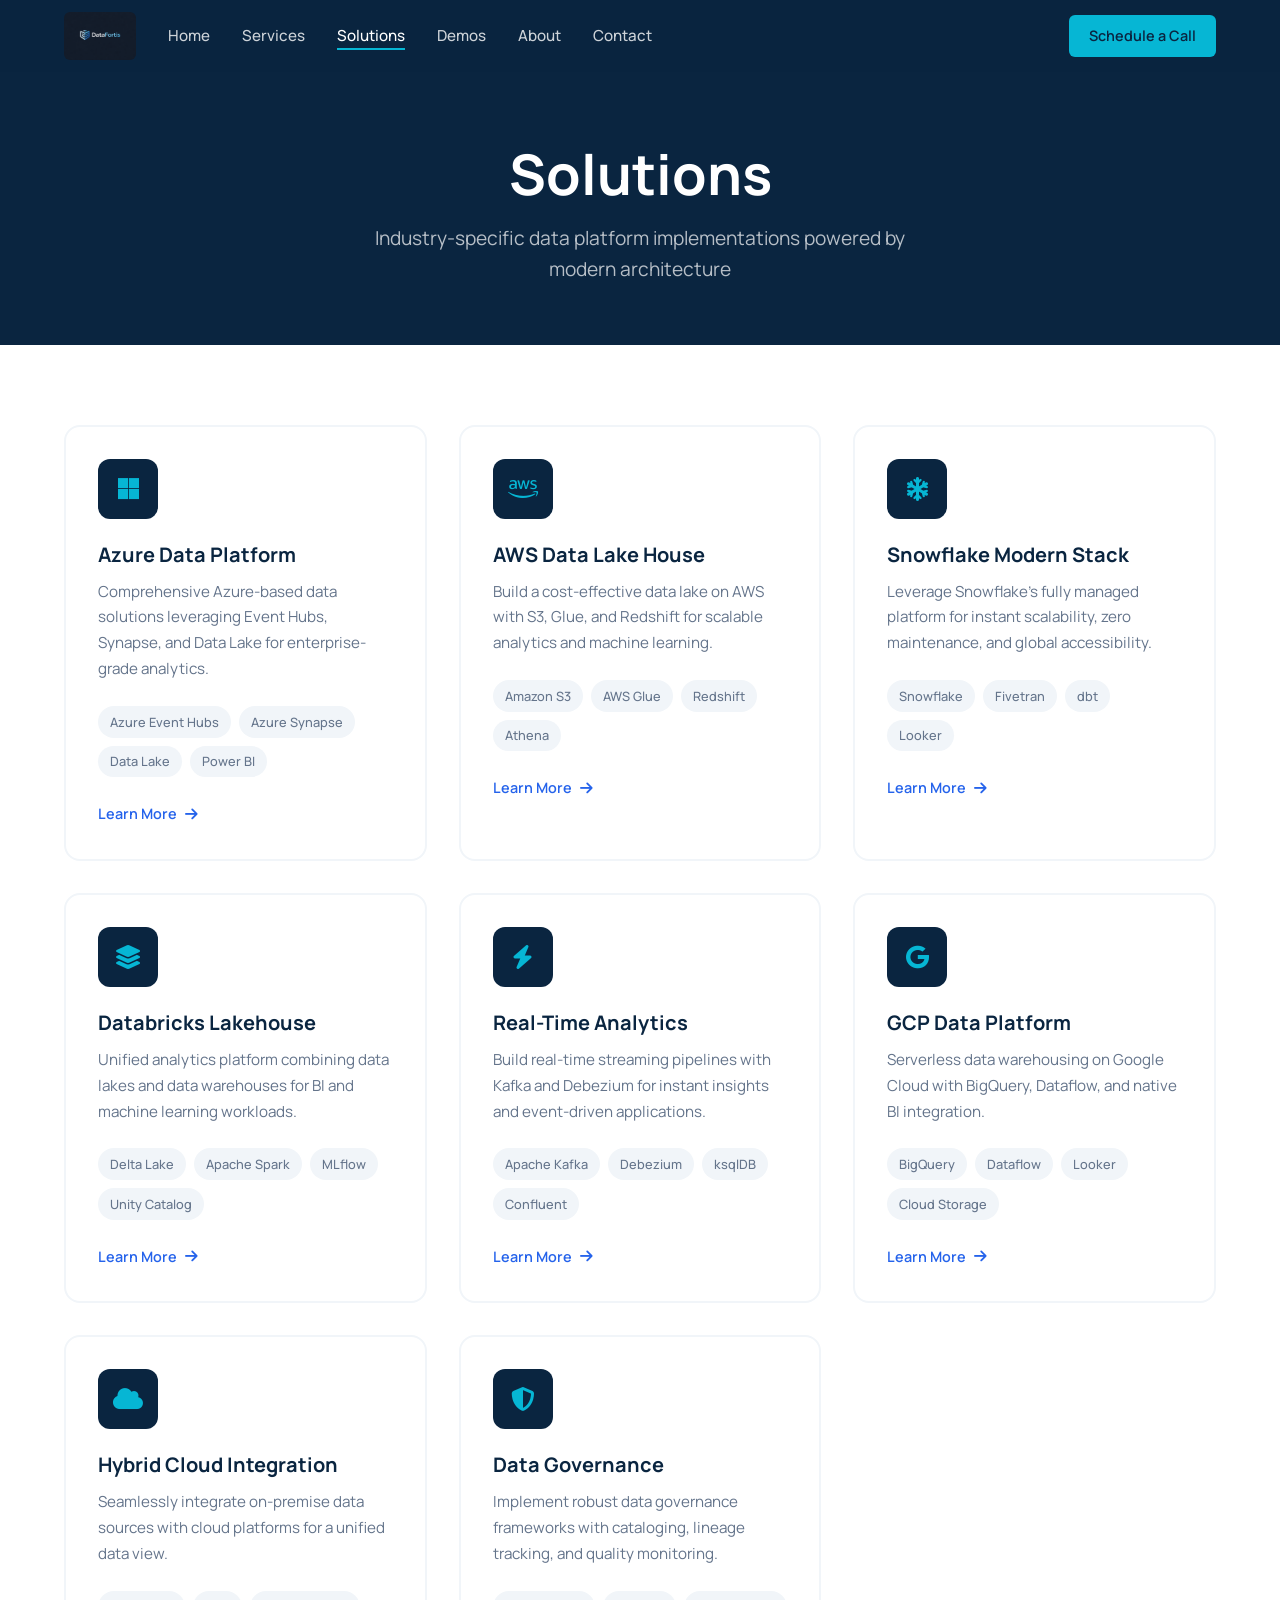
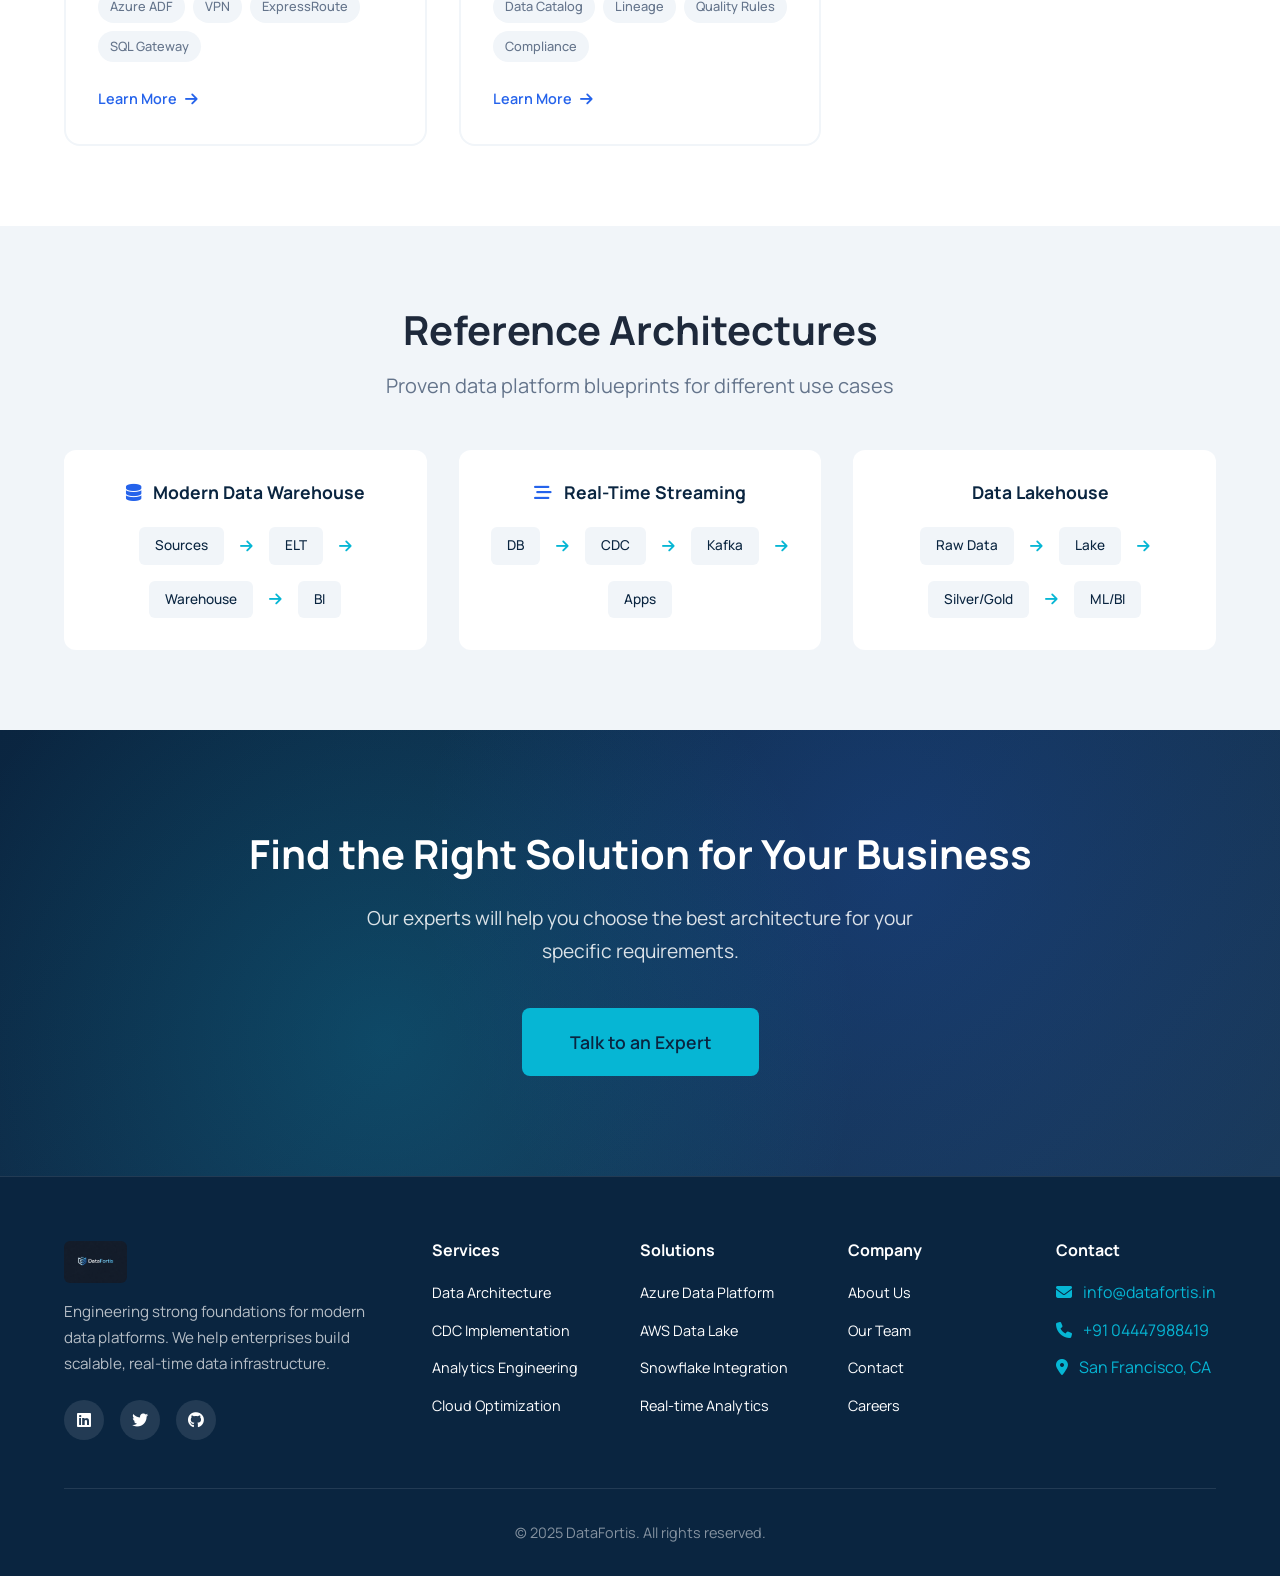
<file: datafortis-website/solutions.html>
<!DOCTYPE html>
<html lang="en">
<head>
    <meta charset="UTF-8">
    <meta name="viewport" content="width=device-width, initial-scale=1.0">
    <title>Solutions - DataFortis</title>
    <link rel="stylesheet" href="styles.css">
    <link rel="preconnect" href="https://fonts.googleapis.com">
    <link rel="preconnect" href="https://fonts.gstatic.com" crossorigin>
    <link href="https://fonts.googleapis.com/css2?family=Manrope:wght@300;400;500;600;700&display=swap" rel="stylesheet">
    <link rel="stylesheet" href="https://cdnjs.cloudflare.com/ajax/libs/font-awesome/6.4.0/css/all.min.css">
</head>
<body>
    <!-- Navigation -->
    <nav class="navbar">
        <div class="container">
            <div class="nav-left">
                <a href="index.html" class="logo">
                    <img src="logo.png" alt="DataFortis" class="logo-img">
                </a>
                <ul class="nav-menu">
                    <li><a href="index.html" class="nav-link">Home</a></li>
                    <li><a href="services.html" class="nav-link">Services</a></li>
                    <li><a href="solutions.html" class="nav-link active">Solutions</a></li>
                    <li><a href="demos.html" class="nav-link">Demos</a></li>
                    <li><a href="about.html" class="nav-link">About</a></li>
                    <li><a href="contact.html" class="nav-link">Contact</a></li>
                </ul>
            </div>
            <div class="nav-right">
                <a href="contact.html" class="nav-cta">Schedule a Call</a>
                <button class="mobile-menu-btn"><i class="fas fa-bars"></i></button>
            </div>
        </div>
    </nav>

    <!-- Page Header -->
    <section class="page-header">
        <div class="container">
            <h1>Solutions</h1>
            <p>Industry-specific data platform implementations powered by modern architecture</p>
        </div>
    </section>

    <!-- Solutions Section -->
    <section class="solutions-page">
        <div class="container">
            <div class="solutions-grid">
                <!-- Solution 1: Azure Data Platform -->
                <div class="solution-card">
                    <div class="solution-icon">
                        <i class="fab fa-microsoft"></i>
                    </div>
                    <h3>Azure Data Platform</h3>
                    <p>Comprehensive Azure-based data solutions leveraging Event Hubs, Synapse, and Data Lake for enterprise-grade analytics.</p>
                    <div class="solution-tech">
                        <span class="tech-tag">Azure Event Hubs</span>
                        <span class="tech-tag">Azure Synapse</span>
                        <span class="tech-tag">Data Lake</span>
                        <span class="tech-tag">Power BI</span>
                    </div>
                    <a href="contact.html" class="solution-link">Learn More <i class="fas fa-arrow-right"></i></a>
                </div>

                <!-- Solution 2: AWS Data Lake -->
                <div class="solution-card">
                    <div class="solution-icon">
                        <i class="fab fa-aws"></i>
                    </div>
                    <h3>AWS Data Lake House</h3>
                    <p>Build a cost-effective data lake on AWS with S3, Glue, and Redshift for scalable analytics and machine learning.</p>
                    <div class="solution-tech">
                        <span class="tech-tag">Amazon S3</span>
                        <span class="tech-tag">AWS Glue</span>
                        <span class="tech-tag">Redshift</span>
                        <span class="tech-tag">Athena</span>
                    </div>
                    <a href="contact.html" class="solution-link">Learn More <i class="fas fa-arrow-right"></i></a>
                </div>

                <!-- Solution 3: Snowflake -->
                <div class="solution-card">
                    <div class="solution-icon">
                        <i class="fas fa-snowflake"></i>
                    </div>
                    <h3>Snowflake Modern Stack</h3>
                    <p>Leverage Snowflake's fully managed platform for instant scalability, zero maintenance, and global accessibility.</p>
                    <div class="solution-tech">
                        <span class="tech-tag">Snowflake</span>
                        <span class="tech-tag">Fivetran</span>
                        <span class="tech-tag">dbt</span>
                        <span class="tech-tag">Looker</span>
                    </div>
                    <a href="contact.html" class="solution-link">Learn More <i class="fas fa-arrow-right"></i></a>
                </div>

                <!-- Solution 4: Databricks -->
                <div class="solution-card">
                    <div class="solution-icon">
                        <i class="fas fa-layer-group"></i>
                    </div>
                    <h3>Databricks Lakehouse</h3>
                    <p>Unified analytics platform combining data lakes and data warehouses for BI and machine learning workloads.</p>
                    <div class="solution-tech">
                        <span class="tech-tag">Delta Lake</span>
                        <span class="tech-tag">Apache Spark</span>
                        <span class="tech-tag">MLflow</span>
                        <span class="tech-tag">Unity Catalog</span>
                    </div>
                    <a href="contact.html" class="solution-link">Learn More <i class="fas fa-arrow-right"></i></a>
                </div>

                <!-- Solution 5: Real-time Analytics -->
                <div class="solution-card">
                    <div class="solution-icon">
                        <i class="fas fa-bolt"></i>
                    </div>
                    <h3>Real-Time Analytics</h3>
                    <p>Build real-time streaming pipelines with Kafka and Debezium for instant insights and event-driven applications.</p>
                    <div class="solution-tech">
                        <span class="tech-tag">Apache Kafka</span>
                        <span class="tech-tag">Debezium</span>
                        <span class="tech-tag">ksqlDB</span>
                        <span class="tech-tag">Confluent</span>
                    </div>
                    <a href="contact.html" class="solution-link">Learn More <i class="fas fa-arrow-right"></i></a>
                </div>

                <!-- Solution 6: GCP Platform -->
                <div class="solution-card">
                    <div class="solution-icon">
                        <i class="fab fa-google"></i>
                    </div>
                    <h3>GCP Data Platform</h3>
                    <p>Serverless data warehousing on Google Cloud with BigQuery, Dataflow, and native BI integration.</p>
                    <div class="solution-tech">
                        <span class="tech-tag">BigQuery</span>
                        <span class="tech-tag">Dataflow</span>
                        <span class="tech-tag">Looker</span>
                        <span class="tech-tag">Cloud Storage</span>
                    </div>
                    <a href="contact.html" class="solution-link">Learn More <i class="fas fa-arrow-right"></i></a>
                </div>

                <!-- Solution 7: Hybrid Cloud -->
                <div class="solution-card">
                    <div class="solution-icon">
                        <i class="fas fa-cloud"></i>
                    </div>
                    <h3>Hybrid Cloud Integration</h3>
                    <p>Seamlessly integrate on-premise data sources with cloud platforms for a unified data view.</p>
                    <div class="solution-tech">
                        <span class="tech-tag">Azure ADF</span>
                        <span class="tech-tag">VPN</span>
                        <span class="tech-tag">ExpressRoute</span>
                        <span class="tech-tag">SQL Gateway</span>
                    </div>
                    <a href="contact.html" class="solution-link">Learn More <i class="fas fa-arrow-right"></i></a>
                </div>

                <!-- Solution 8: Data Governance -->
                <div class="solution-card">
                    <div class="solution-icon">
                        <i class="fas fa-shield-alt"></i>
                    </div>
                    <h3>Data Governance</h3>
                    <p>Implement robust data governance frameworks with cataloging, lineage tracking, and quality monitoring.</p>
                    <div class="solution-tech">
                        <span class="tech-tag">Data Catalog</span>
                        <span class="tech-tag">Lineage</span>
                        <span class="tech-tag">Quality Rules</span>
                        <span class="tech-tag">Compliance</span>
                    </div>
                    <a href="contact.html" class="solution-link">Learn More <i class="fas fa-arrow-right"></i></a>
                </div>
            </div>
        </div>
    </section>

    <!-- Architecture Showcase -->
    <section class="architecture-showcase">
        <div class="container">
            <h2>Reference Architectures</h2>
            <p class="section-intro">Proven data platform blueprints for different use cases</p>
            
            <div class="arch-showcase-grid">
                <div class="arch-showcase-card">
                    <h4><i class="fas fa-database"></i> Modern Data Warehouse</h4>
                    <div class="arch-flow">
                        <span>Sources</span>
                        <i class="fas fa-arrow-right"></i>
                        <span>ELT</span>
                        <i class="fas fa-arrow-right"></i>
                        <span>Warehouse</span>
                        <i class="fas fa-arrow-right"></i>
                        <span>BI</span>
                    </div>
                </div>
                <div class="arch-showcase-card">
                    <h4><i class="fas fa-stream"></i> Real-Time Streaming</h4>
                    <div class="arch-flow">
                        <span>DB</span>
                        <i class="fas fa-arrow-right"></i>
                        <span>CDC</span>
                        <i class="fas fa-arrow-right"></i>
                        <span>Kafka</span>
                        <i class="fas fa-arrow-right"></i>
                        <span>Apps</span>
                    </div>
                </div>
                <div class="arch-showcase-card">
                    <h4><i class="fas fa-lake"></i> Data Lakehouse</h4>
                    <div class="arch-flow">
                        <span>Raw Data</span>
                        <i class="fas fa-arrow-right"></i>
                        <span>Lake</span>
                        <i class="fas fa-arrow-right"></i>
                        <span>Silver/Gold</span>
                        <i class="fas fa-arrow-right"></i>
                        <span>ML/BI</span>
                    </div>
                </div>
            </div>
        </div>
    </section>

    <!-- CTA Section -->
    <section class="cta-section">
        <div class="container">
            <h2>Find the Right Solution for Your Business</h2>
            <p>Our experts will help you choose the best architecture for your specific requirements.</p>
            <a href="contact.html" class="cta-button cta-large">Talk to an Expert</a>
        </div>
    </section>

    <!-- Footer -->
    <footer>
        <div class="container">
            <div class="footer-grid">
                <div class="footer-col">
                    <a href="index.html" class="footer-logo">
                        <img src="logo.png" alt="DataFortis" class="logo-img">
                    </a>
                    <p>Engineering strong foundations for modern data platforms. We help enterprises build scalable, real-time data infrastructure.</p>
                    <div class="social-links">
                        <a href="#"><i class="fab fa-linkedin"></i></a>
                        <a href="#"><i class="fab fa-twitter"></i></a>
                        <a href="#"><i class="fab fa-github"></i></a>
                    </div>
                </div>
                <div class="footer-col">
                    <h4>Services</h4>
                    <ul>
                        <li><a href="services.html">Data Architecture</a></li>
                        <li><a href="services.html">CDC Implementation</a></li>
                        <li><a href="services.html">Analytics Engineering</a></li>
                        <li><a href="services.html">Cloud Optimization</a></li>
                    </ul>
                </div>
                <div class="footer-col">
                    <h4>Solutions</h4>
                    <ul>
                        <li><a href="solutions.html">Azure Data Platform</a></li>
                        <li><a href="solutions.html">AWS Data Lake</a></li>
                        <li><a href="solutions.html">Snowflake Integration</a></li>
                        <li><a href="solutions.html">Real-time Analytics</a></li>
                    </ul>
                </div>
                <div class="footer-col">
                    <h4>Company</h4>
                    <ul>
                        <li><a href="about.html">About Us</a></li>
                        <li><a href="about.html">Our Team</a></li>
                        <li><a href="contact.html">Contact</a></li>
                        <li><a href="contact.html">Careers</a></li>
                    </ul>
                </div>
                <div class="footer-col">
                    <h4>Contact</h4>
                    <ul>
                        <li><i class="fas fa-envelope"></i> info@datafortis.in</li>
                        <li><i class="fas fa-phone"></i> +91 04447988419</li>
                        <li><i class="fas fa-map-marker-alt"></i> San Francisco, CA</li>
                    </ul>
                </div>
            </div>
            <div class="footer-bottom">
                <p>&copy; 2025 DataFortis. All rights reserved.</p>
            </div>
        </div>
    </footer>

    <script src="script.js"></script>
</body>
</html>
</file>
<file: datafortis-website/styles.css>
/* ===================================
   DataFortis Multi-Page Website Styles
   =================================== */

/* CSS Variables */
:root {
    --primary-dark: #0a2540;
    --primary-blue: #1a3a5c;
    --accent-blue: #2563eb;
    --accent-cyan: #06b6d4;
    --text-dark: #1e293b;
    --text-gray: #64748b;
    --text-light: #f8fafc;
    --white: #ffffff;
    --bg-light: #f1f5f9;
    --bg-gradient: linear-gradient(135deg, #0a2540 0%, #1a3a5c 100%);
    --card-shadow: 0 4px 6px -1px rgba(0, 0, 0, 0.1), 0 2px 4px -1px rgba(0, 0, 0, 0.06);
    --card-shadow-hover: 0 20px 25px -5px rgba(0, 0, 0, 0.1), 0 10px 10px -5px rgba(0, 0, 0, 0.04);
    --transition: all 0.3s ease;
}

/* Reset & Base */
*, *::before, *::after {
    margin: 0;
    padding: 0;
    box-sizing: border-box;
}

html {
    scroll-behavior: smooth;
}

body {
    font-family: 'Manrope', -apple-system, BlinkMacSystemFont, 'Segoe UI', Roboto, sans-serif;
    line-height: 1.6;
    color: var(--text-dark);
    background-color: var(--white);
}

/* Container */
.container {
    max-width: 1200px;
    margin: 0 auto;
    padding: 0 24px;
}

/* Typography */
h1, h2, h3, h4 {
    font-weight: 700;
    line-height: 1.2;
}

h1 {
    font-size: 3.5rem;
    margin-bottom: 1rem;
}

h2 {
    font-size: 2.5rem;
    margin-bottom: 1rem;
    text-align: center;
}

h3 {
    font-size: 1.5rem;
    margin-bottom: 0.75rem;
}

h4 {
    font-size: 1rem;
    margin-bottom: 0.5rem;
    text-transform: uppercase;
    letter-spacing: 0.1em;
    color: var(--text-gray);
}

p {
    color: var(--text-gray);
}

.section-intro {
    text-align: center;
    font-size: 1.25rem;
    margin-bottom: 3rem;
    color: var(--text-gray);
}

a {
    text-decoration: none;
    color: inherit;
}

ul {
    list-style: none;
}

/* ===================================
   Navigation
   =================================== */
.navbar {
    position: fixed;
    top: 0;
    left: 0;
    right: 0;
    background: rgba(10, 37, 64, 0.98);
    backdrop-filter: blur(10px);
    z-index: 1000;
    padding: 0.75rem 0;
}

.navbar .container {
    display: flex;
    justify-content: space-between;
    align-items: center;
}

.nav-left {
    display: flex;
    align-items: center;
    gap: 2rem;
}

.nav-menu {
    display: flex;
    gap: 2rem;
}

.nav-link {
    color: rgba(255, 255, 255, 0.8);
    font-weight: 500;
    font-size: 0.95rem;
    transition: var(--transition);
    position: relative;
}

.nav-link:hover,
.nav-link.active {
    color: var(--white);
}

.nav-link.active::after {
    content: '';
    position: absolute;
    bottom: -4px;
    left: 0;
    right: 0;
    height: 2px;
    background: var(--accent-cyan);
}

.nav-right {
    display: flex;
    align-items: center;
    gap: 1rem;
}

.logo {
    display: block;
}

.logo-img {
    height: 48px;
    width: auto;
    display: block;
    border-radius: 6px;
}

.nav-cta {
    background: var(--accent-cyan);
    color: var(--primary-dark);
    padding: 0.6rem 1.25rem;
    border-radius: 6px;
    text-decoration: none;
    font-weight: 600;
    font-size: 0.9rem;
    transition: var(--transition);
}

.nav-cta:hover {
    background: var(--white);
    transform: translateY(-2px);
}

.mobile-menu-btn {
    display: none;
    background: transparent;
    border: none;
    color: var(--white);
    font-size: 1.5rem;
    cursor: pointer;
}

/* ===================================
   Hero Section
   =================================== */
.hero {
    min-height: 100vh;
    display: flex;
    align-items: center;
    justify-content: center;
    background: linear-gradient(135deg, rgba(10, 37, 64, 0.95) 0%, rgba(26, 58, 92, 0.9) 100%),
                url('https://images.unsplash.com/photo-1558494949-ef010cbdcc31?w=1920&q=80') center/cover no-repeat;
    padding: 120px 24px 80px;
    text-align: center;
    position: relative;
    overflow: hidden;
}

.hero::before {
    content: '';
    position: absolute;
    top: 0;
    left: 0;
    right: 0;
    bottom: 0;
    background: 
        radial-gradient(circle at 20% 50%, rgba(6, 182, 212, 0.1) 0%, transparent 50%),
        radial-gradient(circle at 80% 50%, rgba(37, 99, 235, 0.1) 0%, transparent 50%);
    pointer-events: none;
}

.hero .container {
    position: relative;
    z-index: 1;
    max-width: 900px;
    text-align: center;
}

.hero-badge {
    display: inline-block;
    background: rgba(6, 182, 212, 0.2);
    color: var(--accent-cyan);
    padding: 0.5rem 1rem;
    border-radius: 50px;
    font-size: 0.85rem;
    font-weight: 500;
    margin-bottom: 1.5rem;
    border: 1px solid rgba(6, 182, 212, 0.3);
}

.hero h1 {
    color: var(--white);
    font-size: 3.5rem;
    margin-bottom: 1.5rem;
    animation: fadeInUp 0.8s ease-out;
}

.hero-subtext {
    color: rgba(255, 255, 255, 0.85);
    font-size: 1.35rem;
    margin-bottom: 2.5rem;
    line-height: 1.7;
    animation: fadeInUp 0.8s ease-out 0.2s both;
}

.hero-buttons {
    display: flex;
    gap: 1rem;
    justify-content: center;
    animation: fadeInUp 0.8s ease-out 0.4s both;
}

.hero-stats {
    display: flex;
    justify-content: center;
    gap: 4rem;
    margin-top: 4rem;
    padding-top: 3rem;
    border-top: 1px solid rgba(255, 255, 255, 0.1);
    animation: fadeInUp 0.8s ease-out 0.6s both;
}

.stat-item {
    text-align: center;
}

.stat-number {
    display: block;
    font-size: 2.5rem;
    font-weight: 700;
    color: var(--accent-cyan);
}

.stat-label {
    font-size: 0.9rem;
    color: rgba(255, 255, 255, 0.7);
}

/* CTA Button */
.cta-button {
    display: inline-block;
    background: var(--accent-cyan);
    color: var(--primary-dark);
    padding: 1rem 2rem;
    border-radius: 8px;
    text-decoration: none;
    font-weight: 600;
    font-size: 1rem;
    transition: var(--transition);
    border: none;
    cursor: pointer;
}

.cta-button:hover {
    background: var(--white);
    transform: translateY(-3px);
    box-shadow: 0 10px 30px rgba(6, 182, 212, 0.3);
}

.cta-button-outline {
    display: inline-block;
    background: transparent;
    color: var(--white);
    padding: 1rem 2rem;
    border-radius: 8px;
    text-decoration: none;
    font-weight: 600;
    font-size: 1rem;
    transition: var(--transition);
    border: 2px solid rgba(255, 255, 255, 0.3);
}

.cta-button-outline:hover {
    background: var(--white);
    color: var(--primary-dark);
    transform: translateY(-3px);
}

.cta-button-outline-white {
    display: inline-block;
    background: transparent;
    color: var(--white);
    padding: 1rem 2rem;
    border-radius: 8px;
    text-decoration: none;
    font-weight: 600;
    font-size: 1rem;
    transition: var(--transition);
    border: 2px solid var(--white);
}

.cta-button-outline-white:hover {
    background: var(--white);
    color: var(--primary-dark);
}

.cta-large {
    padding: 1.25rem 3rem;
    font-size: 1.1rem;
}

.form-status {
    display: none;
    margin-top: 1rem;
    padding: 1rem;
    border-radius: 8px;
    text-align: center;
    font-weight: 500;
}

.form-status.success {
    background: #d1fae5;
    color: #065f46;
    border: 1px solid #34d399;
}

.form-status.error {
    background: #fee2e2;
    color: #991b1b;
    border: 1px solid #f87171;
}

/* ===================================
   Demo Dashboards Section
   =================================== */
.demo-dashboards {
    padding: 100px 0;
    background: var(--white);
}

.dashboard-tabs {
    display: flex;
    justify-content: center;
    gap: 1rem;
    margin-bottom: 2rem;
    flex-wrap: wrap;
}

.dash-tab {
    padding: 1rem 2rem;
    background: var(--bg-light);
    border: 2px solid transparent;
    border-radius: 8px;
    font-size: 1rem;
    font-weight: 600;
    color: var(--text-gray);
    cursor: pointer;
    transition: var(--transition);
}

.dash-tab:hover {
    background: var(--primary-dark);
    color: var(--white);
}

.dash-tab.active {
    background: var(--primary-dark);
    color: var(--white);
    border-color: var(--accent-cyan);
}

.dashboard-panel {
    display: none;
}

.dashboard-panel.active {
    display: block;
}

.dash-preview {
    background: var(--primary-dark);
    border-radius: 16px;
    overflow: hidden;
    box-shadow: 0 20px 40px rgba(0, 0, 0, 0.2);
}

.dash-header {
    display: flex;
    justify-content: space-between;
    align-items: center;
    padding: 1.5rem 2rem;
    background: rgba(0, 0, 0, 0.2);
    border-bottom: 1px solid rgba(255, 255, 255, 0.1);
}

.dash-header span {
    color: var(--white);
    font-weight: 600;
}

.dash-header i {
    margin-right: 0.5rem;
    color: var(--accent-cyan);
}

.dash-source {
    font-size: 0.85rem;
    color: rgba(255, 255, 255, 0.6) !important;
    font-weight: 400 !important;
}

.dash-metrics {
    display: grid;
    grid-template-columns: repeat(4, 1fr);
    gap: 1.5rem;
    padding: 2rem;
}

.dash-metric {
    background: rgba(255, 255, 255, 0.05);
    padding: 1.5rem;
    border-radius: 12px;
    text-align: center;
}

.metric-value {
    display: block;
    font-size: 2rem;
    font-weight: 700;
    color: var(--white);
    margin-bottom: 0.25rem;
}

.metric-label {
    display: block;
    font-size: 0.85rem;
    color: rgba(255, 255, 255, 0.6);
    margin-bottom: 0.5rem;
}

.metric-change {
    display: inline-block;
    font-size: 0.85rem;
    font-weight: 600;
    padding: 0.25rem 0.75rem;
    border-radius: 20px;
}

.metric-change.positive {
    background: rgba(16, 185, 129, 0.2);
    color: #10b981;
}

.metric-change.negative {
    background: rgba(239, 68, 68, 0.2);
    color: #ef4444;
}

.dash-chart {
    padding: 2rem;
    background: rgba(0, 0, 0, 0.2);
}

.chart-bars {
    display: flex;
    justify-content: space-around;
    align-items: flex-end;
    height: 150px;
    padding-bottom: 1rem;
}

.bar {
    width: 60px;
    background: linear-gradient(180deg, var(--accent-cyan), var(--accent-blue));
    border-radius: 8px 8px 0 0;
    position: relative;
    transition: var(--transition);
    cursor: pointer;
}

.bar:hover {
    opacity: 0.8;
}

.bar span {
    position: absolute;
    top: -30px;
    left: 50%;
    transform: translateX(-50%);
    color: var(--white);
    font-size: 0.85rem;
    font-weight: 600;
}

.bar::after {
    content: attr(data-month);
    position: absolute;
    bottom: -25px;
    left: 50%;
    transform: translateX(-50%);
    color: rgba(255, 255, 255, 0.6);
    font-size: 0.8rem;
}

.chart-labels {
    display: flex;
    justify-content: space-around;
    margin-top: 1.5rem;
}

.chart-labels span {
    color: rgba(255, 255, 255, 0.6);
    font-size: 0.8rem;
}

.realtime-chart {
    height: 200px;
}

.realtime-line {
    height: 150px;
    width: 100%;
}

.realtime-line svg {
    width: 100%;
    height: 100%;
}

.realtime-legend {
    display: flex;
    justify-content: center;
    gap: 2rem;
    margin-top: 1rem;
    color: rgba(255, 255, 255, 0.7);
    font-size: 0.9rem;
}

.ml-chart {
    padding: 2rem;
}

.prediction-bars {
    display: flex;
    flex-direction: column;
    gap: 1.5rem;
}

.pred-item {
    display: flex;
    align-items: center;
    gap: 1rem;
}

.pred-label {
    width: 150px;
    color: rgba(255, 255, 255, 0.8);
    font-size: 0.95rem;
}

.pred-bar {
    flex: 1;
    height: 30px;
    background: rgba(255, 255, 255, 0.1);
    border-radius: 15px;
    overflow: hidden;
}

.pred-fill {
    height: 100%;
    background: linear-gradient(90deg, var(--accent-cyan), var(--accent-blue));
    border-radius: 15px;
    transition: width 1s ease;
}

.pred-value {
    width: 50px;
    color: var(--accent-cyan);
    font-weight: 700;
    text-align: right;
}

.demo-cta {
    text-align: center;
    margin-top: 3rem;
    padding: 2rem;
    background: var(--bg-light);
    border-radius: 16px;
}

.demo-cta p {
    font-size: 1.1rem;
    margin-bottom: 1rem;
    color: var(--primary-dark);
}

/* ===================================
   Recommendation Demo Section
   =================================== */
.recommendation-demo {
    padding: 100px 0;
    background: var(--bg-light);
}

.rec-demo-wrapper {
    display: grid;
    grid-template-columns: 1fr 1fr;
    gap: 3rem;
    margin-top: 3rem;
}

.rec-explanation h3 {
    color: var(--primary-dark);
    font-size: 1.5rem;
    margin-bottom: 2rem;
    text-align: left;
}

.rec-steps {
    display: flex;
    flex-direction: column;
    gap: 1.5rem;
}

.rec-step {
    display: flex;
    gap: 1.5rem;
    align-items: flex-start;
}

.step-number {
    width: 40px;
    height: 40px;
    background: var(--accent-cyan);
    color: var(--primary-dark);
    border-radius: 50%;
    display: flex;
    align-items: center;
    justify-content: center;
    font-weight: 700;
    flex-shrink: 0;
}

.step-content h4 {
    color: var(--primary-dark);
    font-size: 1.1rem;
    margin-bottom: 0.5rem;
    text-transform: none;
    letter-spacing: 0;
}

.step-content p {
    font-size: 0.95rem;
    line-height: 1.6;
}

.rec-interactive {
    background: var(--white);
    padding: 2rem;
    border-radius: 16px;
    box-shadow: var(--card-shadow);
}

.rec-interactive h3 {
    color: var(--primary-dark);
    font-size: 1.5rem;
    margin-bottom: 0.5rem;
    text-align: left;
}

.rec-subtitle {
    color: var(--text-gray);
    margin-bottom: 1.5rem;
}

.user-profiles {
    display: flex;
    gap: 1rem;
    margin-bottom: 2rem;
    flex-wrap: wrap;
}

.user-btn {
    padding: 0.75rem 1.5rem;
    background: var(--bg-light);
    border: 2px solid transparent;
    border-radius: 8px;
    font-size: 0.9rem;
    font-weight: 500;
    color: var(--text-gray);
    cursor: pointer;
    transition: var(--transition);
}

.user-btn:hover {
    border-color: var(--accent-blue);
    color: var(--primary-dark);
}

.user-btn.active {
    background: var(--primary-dark);
    color: var(--white);
    border-color: var(--primary-dark);
}

.user-btn i {
    margin-right: 0.5rem;
}

.rec-results h4 {
    color: var(--primary-dark);
    font-size: 1rem;
    margin-bottom: 1rem;
    text-transform: none;
    letter-spacing: 0;
}

.rec-items {
    display: flex;
    flex-direction: column;
    gap: 1rem;
    margin-bottom: 2rem;
}

.rec-item {
    display: flex;
    align-items: center;
    gap: 1rem;
    padding: 1rem;
    background: var(--bg-light);
    border-radius: 12px;
    transition: var(--transition);
    cursor: pointer;
}

.rec-item:hover {
    transform: translateX(5px);
    box-shadow: var(--card-shadow);
}

.rec-item-img {
    width: 60px;
    height: 60px;
    background: var(--primary-dark);
    border-radius: 8px;
    display: flex;
    align-items: center;
    justify-content: center;
    font-size: 1.5rem;
    color: var(--accent-cyan);
}

.rec-item-info h5 {
    color: var(--primary-dark);
    font-size: 0.95rem;
    margin-bottom: 0.25rem;
    text-transform: none;
    letter-spacing: 0;
}

.rec-item-info p {
    font-size: 0.8rem;
}

.rec-item-score {
    margin-left: auto;
    background: var(--accent-cyan);
    color: var(--primary-dark);
    padding: 0.25rem 0.75rem;
    border-radius: 20px;
    font-weight: 700;
    font-size: 0.9rem;
}

.rec-stats {
    display: grid;
    grid-template-columns: repeat(3, 1fr);
    gap: 1rem;
    padding-top: 1.5rem;
    border-top: 1px solid var(--bg-light);
}

.rec-stat {
    text-align: center;
}

.rec-stat-value {
    display: block;
    font-size: 1.5rem;
    font-weight: 700;
    color: var(--accent-blue);
    margin-bottom: 0.25rem;
}

.rec-stat-label {
    font-size: 0.8rem;
    color: var(--text-gray);
}

/* ===================================
   Demos Page Styles
   =================================== */
.demo-header {
    background: linear-gradient(135deg, #0a2540 0%, #1a3a5c 50%, #2563eb 100%);
}

.demo-nav {
    background: var(--primary-dark);
    padding: 1.5rem 0;
    position: sticky;
    top: 60px;
    z-index: 100;
}

.demo-nav-grid {
    display: flex;
    justify-content: center;
    gap: 1rem;
    flex-wrap: wrap;
}

.demo-nav-item {
    display: flex;
    align-items: center;
    gap: 0.5rem;
    padding: 0.75rem 1.5rem;
    background: rgba(255, 255, 255, 0.1);
    border-radius: 8px;
    color: rgba(255, 255, 255, 0.8);
    font-weight: 500;
    transition: var(--transition);
}

.demo-nav-item:hover,
.demo-nav-item.active {
    background: var(--accent-cyan);
    color: var(--primary-dark);
}

.demo-nav-item i {
    font-size: 1.1rem;
}

.demo-section {
    padding: 100px 0;
}

.demo-section.alt-bg {
    background: var(--bg-light);
}

.demo-header-content {
    text-align: center;
    max-width: 800px;
    margin: 0 auto 3rem;
}

.demo-badge {
    display: inline-block;
    background: linear-gradient(135deg, var(--accent-cyan), var(--accent-blue));
    color: var(--white);
    padding: 0.5rem 1.5rem;
    border-radius: 50px;
    font-size: 0.9rem;
    font-weight: 600;
    margin-bottom: 1.5rem;
}

.demo-badge i {
    margin-right: 0.5rem;
}

.demo-header-content h2 {
    color: var(--primary-dark);
    margin-bottom: 1rem;
}

.demo-header-content p {
    font-size: 1.1rem;
    color: var(--text-gray);
}

/* Revenue Engine Demo */
.revenue-demo-grid {
    display: grid;
    grid-template-columns: 1fr 1.2fr;
    gap: 3rem;
    align-items: start;
}

.diff-cards {
    display: flex;
    flex-direction: column;
    gap: 1.5rem;
    margin-top: 2rem;
}

.diff-card {
    padding: 1.5rem;
    background: var(--white);
    border-radius: 12px;
    border-left: 4px solid var(--text-gray);
}

.diff-card.highlight {
    border-left-color: var(--accent-cyan);
    background: linear-gradient(135deg, rgba(6, 182, 212, 0.1), rgba(37, 99, 235, 0.1));
}

.diff-card i {
    font-size: 1.5rem;
    margin-bottom: 0.5rem;
    color: var(--text-gray);
}

.diff-card.highlight i {
    color: var(--accent-cyan);
}

.diff-card h4 {
    color: var(--primary-dark);
    margin-bottom: 0.5rem;
    text-transform: none;
    letter-spacing: 0;
}

.diff-card p {
    font-size: 0.95rem;
    color: var(--text-gray);
}

.revenue-demo-panel {
    background: var(--white);
    border-radius: 16px;
    overflow: hidden;
    box-shadow: 0 20px 40px rgba(0, 0, 0, 0.1);
}

.panel-header {
    display: flex;
    justify-content: space-between;
    align-items: center;
    padding: 1.5rem;
    background: var(--primary-dark);
    color: var(--white);
}

.panel-header i {
    color: var(--accent-cyan);
    margin-right: 0.5rem;
}

.live-indicator {
    display: flex;
    align-items: center;
    gap: 0.5rem;
    font-size: 0.85rem;
    color: #10b981;
}

.pulse {
    width: 8px;
    height: 8px;
    background: #10b981;
    border-radius: 50%;
    animation: pulse 2s infinite;
}

@keyframes pulse {
    0%, 100% { opacity: 1; transform: scale(1); }
    50% { opacity: 0.5; transform: scale(1.2); }
}

.customer-context {
    display: flex;
    align-items: center;
    gap: 1rem;
    padding: 1.5rem;
    background: var(--bg-light);
    border-bottom: 1px solid #e2e8f0;
}

.context-avatar {
    width: 50px;
    height: 50px;
    background: var(--primary-dark);
    border-radius: 50%;
    display: flex;
    align-items: center;
    justify-content: center;
    color: var(--accent-cyan);
}

.context-info h4 {
    color: var(--primary-dark);
    margin-bottom: 0.25rem;
    text-transform: none;
    letter-spacing: 0;
}

.context-info p {
    font-size: 0.85rem;
    color: var(--text-gray);
}

.recommendation-output {
    padding: 1.5rem;
}

.recommendation-output h4 {
    color: var(--primary-dark);
    margin-bottom: 1.5rem;
    text-transform: none;
    letter-spacing: 0;
}

.recommendation-output h4 i {
    color: var(--accent-cyan);
    margin-right: 0.5rem;
}

.rec-option {
    padding: 1.25rem;
    background: var(--bg-light);
    border-radius: 12px;
    margin-bottom: 1rem;
}

.rec-option-header {
    display: flex;
    justify-content: space-between;
    align-items: center;
    margin-bottom: 0.75rem;
}

.rec-type {
    font-weight: 600;
    color: var(--primary-dark);
}

.rec-impact {
    padding: 0.25rem 0.75rem;
    border-radius: 20px;
    font-size: 0.85rem;
    font-weight: 600;
}

.rec-impact.positive {
    background: rgba(16, 185, 129, 0.1);
    color: #10b981;
}

.rec-products {
    display: flex;
    gap: 0.5rem;
    margin-bottom: 0.75rem;
    flex-wrap: wrap;
}

.product-tag {
    padding: 0.25rem 0.75rem;
    background: var(--primary-dark);
    color: var(--white);
    border-radius: 4px;
    font-size: 0.8rem;
}

.rec-reason {
    font-size: 0.85rem;
    color: var(--text-gray);
    line-height: 1.5;
}

.revenue-projection {
    padding: 1.5rem;
    background: linear-gradient(135deg, var(--primary-dark), var(--primary-blue));
    color: var(--white);
}

.revenue-projection h4 {
    color: var(--white);
    margin-bottom: 1rem;
    text-transform: none;
    letter-spacing: 0;
}

.projection-stats {
    display: grid;
    grid-template-columns: repeat(3, 1fr);
    gap: 1rem;
}

.proj-stat {
    text-align: center;
}

.proj-value {
    display: block;
    font-size: 1.5rem;
    font-weight: 700;
    color: var(--accent-cyan);
    margin-bottom: 0.25rem;
}

.proj-label {
    font-size: 0.8rem;
    color: rgba(255, 255, 255, 0.7);
}

/* Segmentation Demo */
.segmentation-demo {
    margin-top: 2rem;
}

.segment-tabs {
    display: flex;
    gap: 0.75rem;
    margin-bottom: 2rem;
    flex-wrap: wrap;
    justify-content: center;
}

.seg-tab {
    padding: 0.75rem 1.5rem;
    background: var(--white);
    border: 2px solid var(--bg-light);
    border-radius: 8px;
    font-weight: 500;
    color: var(--text-gray);
    cursor: pointer;
    transition: var(--transition);
}

.seg-tab:hover {
    border-color: var(--accent-blue);
}

.seg-tab.active {
    background: var(--primary-dark);
    border-color: var(--primary-dark);
    color: var(--white);
}

.segment-cards {
    display: grid;
    grid-template-columns: repeat(auto-fit, minmax(280px, 1fr));
    gap: 1.5rem;
}

.segment-card {
    background: var(--white);
    padding: 1.5rem;
    border-radius: 16px;
    box-shadow: var(--card-shadow);
}

.seg-header {
    display: flex;
    align-items: center;
    gap: 1rem;
    margin-bottom: 1.5rem;
    padding-bottom: 1rem;
    border-bottom: 1px solid var(--bg-light);
}

.seg-icon {
    width: 50px;
    height: 50px;
    border-radius: 12px;
    display: flex;
    align-items: center;
    justify-content: center;
    font-size: 1.25rem;
}

.seg-icon.highltv { background: linear-gradient(135deg, #f59e0b, #d97706); color: white; }
.seg-icon.churn { background: linear-gradient(135deg, #ef4444, #dc2626); color: white; }
.seg-icon.discount { background: linear-gradient(135deg, #8b5cf6, #7c3aed); color: white; }
.seg-icon.premium { background: linear-gradient(135deg, #06b6d4, #0891b2); color: white; }

.seg-title {
    flex: 1;
}

.seg-title h4 {
    color: var(--primary-dark);
    font-size: 1rem;
    margin-bottom: 0.25rem;
    text-transform: none;
    letter-spacing: 0;
}

.seg-count {
    font-size: 0.85rem;
    color: var(--text-gray);
}

.seg-value {
    font-weight: 700;
    color: var(--accent-blue);
    font-size: 0.9rem;
}

.seg-characteristics h5 {
    color: var(--primary-dark);
    font-size: 0.9rem;
    margin-bottom: 0.75rem;
    text-transform: none;
    letter-spacing: 0;
}

.char-tags {
    display: flex;
    flex-wrap: wrap;
    gap: 0.5rem;
    margin-bottom: 1.5rem;
}

.char-tag {
    padding: 0.35rem 0.75rem;
    background: var(--bg-light);
    border-radius: 20px;
    font-size: 0.8rem;
    color: var(--text-gray);
}

.seg-action-btn {
    width: 100%;
    padding: 0.75rem;
    background: var(--primary-dark);
    color: var(--white);
    border: none;
    border-radius: 8px;
    font-weight: 600;
    cursor: pointer;
    transition: var(--transition);
}

.seg-action-btn:hover {
    background: var(--accent-cyan);
    color: var(--primary-dark);
}

.seg-action-btn.churn-btn {
    background: #ef4444;
}

.seg-action-btn.premium-btn {
    background: linear-gradient(135deg, #06b6d4, #0891b2);
}

/* Control Tower Demo */
.control-tower-demo {
    display: grid;
    grid-template-columns: 1.2fr 1fr;
    gap: 2rem;
    margin-top: 2rem;
}

.alerts-feed h3,
.metrics-overview h3 {
    color: var(--primary-dark);
    margin-bottom: 1.5rem;
    display: flex;
    align-items: center;
    gap: 0.5rem;
}

.alerts-feed h3 i {
    color: var(--accent-cyan);
}

.alert-item {
    display: flex;
    gap: 1rem;
    padding: 1.25rem;
    background: var(--white);
    border-radius: 12px;
    margin-bottom: 1rem;
    border-left: 4px solid;
}

.alert-item.critical { border-left-color: #ef4444; }
.alert-item.success { border-left-color: #10b981; }
.alert-item.warning { border-left-color: #f59e0b; }
.alert-item.info { border-left-color: #3b82f6; }

.alert-icon {
    width: 40px;
    height: 40px;
    border-radius: 10px;
    display: flex;
    align-items: center;
    justify-content: center;
    flex-shrink: 0;
}

.alert-item.critical .alert-icon { background: #fee2e2; color: #ef4444; }
.alert-item.success .alert-icon { background: #d1fae5; color: #10b981; }
.alert-item.warning .alert-icon { background: #fef3c7; color: #f59e0b; }
.alert-item.info .alert-icon { background: #dbeafe; color: #3b82f6; }

.alert-content {
    flex: 1;
}

.alert-title {
    display: block;
    font-weight: 600;
    color: var(--primary-dark);
    margin-bottom: 0.25rem;
}

.alert-content p {
    font-size: 0.9rem;
    margin-bottom: 0.5rem;
}

.alert-action {
    font-size: 0.85rem;
    color: var(--accent-blue);
    font-weight: 500;
    display: flex;
    align-items: center;
    gap: 0.5rem;
}

.alert-time {
    font-size: 0.8rem;
    color: var(--text-gray);
    white-space: nowrap;
}

.metrics-overview {
    background: var(--white);
    padding: 1.5rem;
    border-radius: 16px;
}

.metrics-overview h3 i {
    color: var(--accent-blue);
}

.control-metrics {
    display: grid;
    grid-template-columns: 1fr 1fr;
    gap: 1rem;
}

.control-metric {
    padding: 1.25rem;
    background: var(--bg-light);
    border-radius: 12px;
}

.control-metric.positive { border-left: 3px solid #10b981; }
.control-metric.warning { border-left: 3px solid #f59e0b; }
.control-metric.negative { border-left: 3px solid #ef4444; }

.metric-header {
    display: flex;
    justify-content: space-between;
    margin-bottom: 0.5rem;
    font-size: 0.85rem;
    color: var(--text-gray);
}

.metric-trend {
    font-weight: 600;
}

.metric-trend.up { color: #10b981; }
.metric-trend.down { color: #ef4444; }

.control-metric .metric-value {
    display: block;
    font-size: 1.75rem;
    font-weight: 700;
    color: var(--primary-dark);
    margin-bottom: 0.25rem;
}

.metric-target {
    font-size: 0.8rem;
    color: var(--text-gray);
}

/* What-If Simulator */
.simulator-demo {
    display: grid;
    grid-template-columns: 1fr 1.2fr;
    gap: 2rem;
    margin-top: 2rem;
    background: var(--white);
    border-radius: 16px;
    overflow: hidden;
    box-shadow: var(--card-shadow);
}

.simulator-controls {
    padding: 2rem;
    background: var(--primary-dark);
}

.simulator-controls h3 {
    color: var(--white);
    margin-bottom: 1.5rem;
    display: flex;
    align-items: center;
    gap: 0.5rem;
}

.control-group {
    margin-bottom: 1.5rem;
}

.control-group label {
    display: block;
    color: rgba(255, 255, 255, 0.8);
    font-size: 0.9rem;
    margin-bottom: 0.5rem;
}

.control-group select,
.control-group input[type="range"] {
    width: 100%;
    padding: 0.75rem;
    border-radius: 8px;
    border: none;
    font-size: 1rem;
}

.range-value {
    display: block;
    text-align: center;
    color: var(--accent-cyan);
    font-weight: 700;
    margin-top: 0.5rem;
}

.simulate-btn {
    width: 100%;
    padding: 1rem;
    background: var(--accent-cyan);
    color: var(--primary-dark);
    border: none;
    border-radius: 8px;
    font-weight: 700;
    font-size: 1rem;
    cursor: pointer;
    transition: var(--transition);
    display: flex;
    align-items: center;
    justify-content: center;
    gap: 0.5rem;
}

.simulate-btn:hover {
    background: var(--white);
}

.simulator-results {
    padding: 2rem;
}

.simulator-results h3 {
    color: var(--primary-dark);
    margin-bottom: 1.5rem;
    display: flex;
    align-items: center;
    gap: 0.5rem;
}

.result-card {
    margin-bottom: 1.5rem;
}

.result-header {
    display: flex;
    justify-content: space-between;
    margin-bottom: 0.5rem;
    font-weight: 600;
}

.result-positive {
    color: #10b981;
}

.result-bar {
    height: 12px;
    background: var(--bg-light);
    border-radius: 6px;
    overflow: hidden;
}

.result-fill {
    height: 100%;
    background: linear-gradient(90deg, var(--accent-cyan), var(--accent-blue));
    border-radius: 6px;
    transition: width 1s ease;
}

.roi-calculation {
    padding: 1.5rem;
    background: var(--bg-light);
    border-radius: 12px;
}

.roi-item {
    display: flex;
    justify-content: space-between;
    padding: 0.75rem 0;
    border-bottom: 1px solid #e2e8f0;
}

.roi-item:last-child {
    border-bottom: none;
    padding-top: 1rem;
}

.roi-item.total {
    font-weight: 700;
    font-size: 1.1rem;
    color: var(--primary-dark);
}

.roi-value.positive {
    color: #10b981;
    font-weight: 700;
}

/* AI Insights Demo */
.insights-demo {
    display: grid;
    grid-template-columns: 1fr 1fr;
    gap: 2rem;
    margin-top: 2rem;
}

.insights-list {
    display: flex;
    flex-direction: column;
    gap: 1rem;
}

.insight-card {
    display: flex;
    gap: 1rem;
    padding: 1.5rem;
    background: var(--white);
    border-radius: 12px;
    box-shadow: var(--card-shadow);
}

.insight-icon {
    width: 45px;
    height: 45px;
    border-radius: 10px;
    display: flex;
    align-items: center;
    justify-content: center;
    flex-shrink: 0;
}

.insight-icon.positive { background: #d1fae5; color: #10b981; }
.insight-icon.warning { background: #fef3c7; color: #f59e0b; }
.insight-icon.info { background: #dbeafe; color: #3b82f6; }

.insight-metric {
    display: block;
    font-weight: 600;
    color: var(--primary-dark);
    margin-bottom: 0.5rem;
}

.insight-metric strong {
    color: var(--accent-blue);
}

.insight-reason {
    font-size: 0.9rem;
    color: var(--text-gray);
    margin-bottom: 0.5rem;
}

.insight-impact {
    font-size: 0.85rem;
    color: var(--accent-blue);
    font-weight: 500;
}

.insight-generator {
    background: var(--white);
    padding: 2rem;
    border-radius: 16px;
    box-shadow: var(--card-shadow);
}

.insight-generator h3 {
    color: var(--primary-dark);
    margin-bottom: 1.5rem;
    display: flex;
    align-items: center;
    gap: 0.5rem;
}

.query-box {
    display: flex;
    gap: 0.5rem;
    margin-bottom: 1.5rem;
}

.query-box input {
    flex: 1;
    padding: 1rem;
    border: 2px solid var(--bg-light);
    border-radius: 8px;
    font-size: 1rem;
}

.query-box input:focus {
    outline: none;
    border-color: var(--accent-blue);
}

.query-box button {
    padding: 1rem 1.5rem;
    background: var(--primary-dark);
    color: var(--white);
    border: none;
    border-radius: 8px;
    cursor: pointer;
    transition: var(--transition);
}

.query-box button:hover {
    background: var(--accent-cyan);
    color: var(--primary-dark);
}

.sample-queries {
    display: flex;
    flex-wrap: wrap;
    gap: 0.5rem;
    align-items: center;
}

.sample-queries span {
    font-weight: 600;
    color: var(--text-gray);
    font-size: 0.9rem;
}

.sample-queries button {
    padding: 0.5rem 1rem;
    background: var(--bg-light);
    border: none;
    border-radius: 20px;
    font-size: 0.85rem;
    color: var(--text-gray);
    cursor: pointer;
    transition: var(--transition);
}

.sample-queries button:hover {
    background: var(--primary-dark);
    color: var(--white);
}

/* ===================================
   Trusted By / Clients Section
   =================================== */
.trusted-by {
    padding: 3rem 0;
    background: var(--white);
    border-bottom: 1px solid var(--bg-light);
}

.trusted-by .container {
    text-align: center;
}

.trusted-title {
    font-size: 0.9rem;
    color: var(--text-gray);
    text-transform: uppercase;
    letter-spacing: 0.1em;
    margin-bottom: 2rem;
    font-weight: 500;
}

.client-logos {
    display: flex;
    justify-content: center;
    align-items: center;
    flex-wrap: wrap;
    gap: 2rem;
}

.client-logo {
    display: flex;
    align-items: center;
    gap: 0.75rem;
    padding: 0.75rem 1.5rem;
    background: var(--bg-light);
    border-radius: 8px;
    transition: var(--transition);
}

.client-logo:hover {
    background: var(--primary-dark);
    transform: translateY(-2px);
}

.client-logo:hover .client-name {
    color: var(--white);
}

.client-icon {
    font-size: 1.25rem;
    color: var(--primary-dark);
}

.client-logo:hover .client-icon {
    color: var(--white);
}

.client-name {
    font-size: 0.95rem;
    font-weight: 600;
    color: var(--primary-dark);
    transition: var(--transition);
}

/* ===================================
   Problem Section
   =================================== */
.problem {
    padding: 100px 0;
    background: var(--bg-light);
}

.problem h2 {
    color: var(--primary-dark);
    margin-bottom: 0.5rem;
}

.problem-grid {
    display: grid;
    grid-template-columns: repeat(auto-fit, minmax(250px, 1fr));
    gap: 2rem;
    margin-top: 3rem;
}

.problem-card {
    background: var(--white);
    padding: 2rem;
    border-radius: 16px;
    box-shadow: var(--card-shadow);
    transition: var(--transition);
    text-align: center;
}

.problem-card:hover {
    transform: translateY(-5px);
    box-shadow: var(--card-shadow-hover);
}

.problem-icon {
    font-size: 2.5rem;
    margin-bottom: 1rem;
    color: var(--accent-blue);
}

.problem-card h3 {
    color: var(--primary-dark);
    font-size: 1.2rem;
    margin-bottom: 0.75rem;
}

.problem-card p {
    font-size: 0.95rem;
    line-height: 1.7;
}

/* ===================================
   Services Preview Section
   =================================== */
.services-preview {
    padding: 100px 0;
    background: var(--white);
}

.section-header {
    text-align: center;
    margin-bottom: 3rem;
}

.section-header h2 {
    color: var(--primary-dark);
    margin-bottom: 0.5rem;
}

.section-header p {
    font-size: 1.1rem;
}

.services-grid {
    display: grid;
    grid-template-columns: repeat(auto-fit, minmax(280px, 1fr));
    gap: 2rem;
    margin-top: 3rem;
}

.service-card {
    background: var(--white);
    padding: 2rem;
    border-radius: 16px;
    border: 2px solid var(--bg-light);
    transition: var(--transition);
    position: relative;
}

.service-card:hover {
    border-color: var(--accent-blue);
    transform: translateY(-5px);
    box-shadow: var(--card-shadow-hover);
}

.service-icon {
    width: 60px;
    height: 60px;
    background: linear-gradient(135deg, var(--accent-blue), var(--accent-cyan));
    border-radius: 12px;
    display: flex;
    align-items: center;
    justify-content: center;
    font-size: 1.5rem;
    color: var(--white);
    margin-bottom: 1.5rem;
}

.service-card h3 {
    color: var(--primary-dark);
    margin-bottom: 0.75rem;
    font-size: 1.2rem;
}

.service-card p {
    font-size: 0.95rem;
    line-height: 1.7;
    margin-bottom: 1rem;
}

.service-link {
    color: var(--accent-blue);
    font-weight: 600;
    font-size: 0.9rem;
    display: inline-flex;
    align-items: center;
    gap: 0.5rem;
    transition: var(--transition);
}

.service-link:hover {
    color: var(--accent-cyan);
    gap: 0.75rem;
}

.services-cta {
    text-align: center;
    margin-top: 3rem;
}

/* ===================================
   Why Choose Us Section
   =================================== */
.why-choose-us {
    padding: 100px 0;
    background: var(--primary-dark);
}

.why-content h2 {
    color: var(--white);
    text-align: center;
    margin-bottom: 0.5rem;
}

.why-subtitle {
    text-align: center;
    color: rgba(255, 255, 255, 0.7);
    font-size: 1.15rem;
    margin-bottom: 3rem;
}

.why-grid {
    display: grid;
    grid-template-columns: repeat(auto-fit, minmax(250px, 1fr));
    gap: 2rem;
}

.why-item {
    text-align: center;
    padding: 2rem;
    background: rgba(255, 255, 255, 0.05);
    border-radius: 12px;
    border: 1px solid rgba(255, 255, 255, 0.1);
    transition: var(--transition);
}

.why-item:hover {
    background: rgba(255, 255, 255, 0.08);
    border-color: var(--accent-cyan);
}

.why-icon {
    width: 60px;
    height: 60px;
    background: var(--accent-cyan);
    border-radius: 50%;
    display: flex;
    align-items: center;
    justify-content: center;
    font-size: 1.5rem;
    color: var(--primary-dark);
    margin: 0 auto 1.5rem;
}

.why-item h4 {
    color: var(--white);
    font-size: 1.1rem;
    margin-bottom: 0.75rem;
    text-transform: none;
    letter-spacing: 0;
}

.why-item p {
    color: rgba(255, 255, 255, 0.7);
    font-size: 0.95rem;
}

/* ===================================
   CTA Section
   =================================== */
.cta-section {
    padding: 100px 0;
    background: var(--bg-gradient);
    text-align: center;
    position: relative;
    overflow: hidden;
}

.cta-section::before {
    content: '';
    position: absolute;
    top: 0;
    left: 0;
    right: 0;
    bottom: 0;
    background: 
        radial-gradient(circle at 30% 70%, rgba(6, 182, 212, 0.2) 0%, transparent 50%),
        radial-gradient(circle at 70% 30%, rgba(37, 99, 235, 0.2) 0%, transparent 50%);
    pointer-events: none;
}

.cta-section .container {
    position: relative;
    z-index: 1;
}

.cta-section h2 {
    color: var(--white);
    margin-bottom: 1.5rem;
}

.cta-section p {
    color: rgba(255, 255, 255, 0.85);
    font-size: 1.2rem;
    max-width: 600px;
    margin: 0 auto 2.5rem;
    line-height: 1.7;
}

.cta-buttons {
    display: flex;
    gap: 1rem;
    justify-content: center;
    margin-bottom: 1.5rem;
}

.cta-note {
    color: rgba(255, 255, 255, 0.6) !important;
    font-size: 1rem !important;
    margin-bottom: 0 !important;
}

.cta-note a {
    color: var(--accent-cyan);
    text-decoration: none;
}

.cta-note a:hover {
    text-decoration: underline;
}

/* ===================================
   Footer
   =================================== */
footer {
    background: var(--primary-dark);
    padding: 4rem 0 2rem;
    border-top: 1px solid rgba(255, 255, 255, 0.1);
}

.footer-grid {
    display: grid;
    grid-template-columns: 2fr 1fr 1fr 1fr 1fr;
    gap: 3rem;
    margin-bottom: 3rem;
}

.footer-logo {
    display: block;
    margin-bottom: 1rem;
}

.footer-logo .logo-img {
    height: 42px;
}

.footer-col > p {
    color: rgba(255, 255, 255, 0.7);
    font-size: 0.95rem;
    line-height: 1.7;
    margin-bottom: 1.5rem;
}

.social-links {
    display: flex;
    gap: 1rem;
}

.social-links a {
    width: 40px;
    height: 40px;
    background: rgba(255, 255, 255, 0.1);
    border-radius: 50%;
    display: flex;
    align-items: center;
    justify-content: center;
    color: var(--white);
    transition: var(--transition);
}

.social-links a:hover {
    background: var(--accent-cyan);
    color: var(--primary-dark);
}

.footer-col h4 {
    color: var(--white);
    font-size: 1rem;
    text-transform: none;
    letter-spacing: 0;
    margin-bottom: 1.25rem;
}

.footer-col ul li {
    margin-bottom: 0.75rem;
    color: var(--accent-cyan);
}

.footer-col ul li a {
    color: var(--white);
    font-size: 0.9rem;
    transition: var(--transition);
}

.footer-col ul li a:hover {
    color: var(--accent-cyan);
}

.footer-col ul li i {
    margin-right: 0.5rem;
    color: var(--accent-cyan);
}

.footer-bottom {
    text-align: center;
    padding-top: 2rem;
    border-top: 1px solid rgba(255, 255, 255, 0.1);
}

.footer-bottom p {
    color: rgba(255, 255, 255, 0.5);
    font-size: 0.9rem;
}

/* ===================================
   Page Header
   =================================== */
.page-header {
    padding: 140px 0 60px;
    background: var(--primary-dark);
    text-align: center;
}

.page-header h1 {
    color: var(--white);
    margin-bottom: 1rem;
}

.page-header p {
    color: rgba(255, 255, 255, 0.7);
    font-size: 1.2rem;
    max-width: 600px;
    margin: 0 auto;
}

/* ===================================
   Services Page
   =================================== */
.services-page {
    padding: 80px 0;
    background: var(--white);
}

.services-list {
    display: flex;
    flex-direction: column;
    gap: 4rem;
}

.service-detail-card {
    display: grid;
    grid-template-columns: 1fr 2fr;
    gap: 3rem;
    align-items: start;
    padding: 3rem;
    background: var(--bg-light);
    border-radius: 20px;
}

.service-detail-card.reverse {
    grid-template-columns: 2fr 1fr;
}

.service-detail-card.reverse .service-detail-icon {
    order: 2;
}

.service-detail-icon {
    width: 100px;
    height: 100px;
    background: linear-gradient(135deg, var(--accent-blue), var(--accent-cyan));
    border-radius: 20px;
    display: flex;
    align-items: center;
    justify-content: center;
    font-size: 2.5rem;
    color: var(--white);
}

.service-detail-content h2 {
    color: var(--primary-dark);
    font-size: 1.75rem;
    text-align: left;
    margin-bottom: 0.5rem;
}

.service-tagline {
    font-size: 1.1rem;
    color: var(--accent-blue);
    font-weight: 500;
    margin-bottom: 1rem;
}

.service-detail-content > p {
    font-size: 1rem;
    line-height: 1.8;
    margin-bottom: 1.5rem;
}

.service-features {
    margin-bottom: 1.5rem;
}

.service-features h4 {
    color: var(--primary-dark);
    font-size: 1rem;
    margin-bottom: 1rem;
    text-transform: none;
    letter-spacing: 0;
}

.service-features ul {
    display: grid;
    grid-template-columns: 1fr 1fr;
    gap: 0.75rem;
}

.service-features ul li {
    display: flex;
    align-items: center;
    gap: 0.75rem;
    color: var(--text-gray);
    font-size: 0.95rem;
}

.service-features ul li i {
    color: var(--accent-cyan);
}

/* ===================================
   Solutions Page
   =================================== */
.solutions-page {
    padding: 80px 0;
    background: var(--white);
}

.solutions-grid {
    display: grid;
    grid-template-columns: repeat(auto-fit, minmax(320px, 1fr));
    gap: 2rem;
}

.solution-card {
    background: var(--white);
    padding: 2rem;
    border-radius: 16px;
    border: 2px solid var(--bg-light);
    transition: var(--transition);
}

.solution-card:hover {
    border-color: var(--accent-blue);
    transform: translateY(-5px);
    box-shadow: var(--card-shadow-hover);
}

.solution-icon {
    width: 60px;
    height: 60px;
    background: var(--primary-dark);
    border-radius: 12px;
    display: flex;
    align-items: center;
    justify-content: center;
    font-size: 1.5rem;
    color: var(--accent-cyan);
    margin-bottom: 1.5rem;
}

.solution-card h3 {
    color: var(--primary-dark);
    font-size: 1.25rem;
    margin-bottom: 0.75rem;
}

.solution-card > p {
    font-size: 0.95rem;
    line-height: 1.7;
    margin-bottom: 1.5rem;
}

.solution-tech {
    display: flex;
    flex-wrap: wrap;
    gap: 0.5rem;
    margin-bottom: 1.5rem;
}

.tech-tag {
    background: var(--bg-light);
    color: var(--text-gray);
    padding: 0.35rem 0.75rem;
    border-radius: 50px;
    font-size: 0.8rem;
    font-weight: 500;
}

.solution-link {
    color: var(--accent-blue);
    font-weight: 600;
    font-size: 0.9rem;
    display: inline-flex;
    align-items: center;
    gap: 0.5rem;
}

.solution-link:hover {
    color: var(--accent-cyan);
    gap: 0.75rem;
}

/* Architecture Showcase */
.architecture-showcase {
    padding: 80px 0;
    background: var(--bg-light);
}

.arch-showcase-grid {
    display: grid;
    grid-template-columns: repeat(auto-fit, minmax(300px, 1fr));
    gap: 2rem;
    margin-top: 3rem;
}

.arch-showcase-card {
    background: var(--white);
    padding: 2rem;
    border-radius: 12px;
    text-align: center;
}

.arch-showcase-card h4 {
    color: var(--primary-dark);
    font-size: 1.1rem;
    margin-bottom: 1.5rem;
    text-transform: none;
    letter-spacing: 0;
}

.arch-showcase-card h4 i {
    margin-right: 0.5rem;
    color: var(--accent-blue);
}

.arch-flow {
    display: flex;
    align-items: center;
    justify-content: center;
    gap: 1rem;
    flex-wrap: wrap;
}

.arch-flow span {
    background: var(--bg-light);
    padding: 0.5rem 1rem;
    border-radius: 6px;
    font-size: 0.85rem;
    font-weight: 500;
    color: var(--primary-dark);
}

.arch-flow i {
    color: var(--accent-cyan);
    font-size: 0.9rem;
}

/* ===================================
   About Page
   =================================== */
.about-hero {
    padding: 80px 0;
    background: var(--white);
}

.about-content {
    display: grid;
    grid-template-columns: 1fr 1fr;
    gap: 4rem;
    align-items: center;
}

.about-text h2 {
    color: var(--primary-dark);
    text-align: left;
    margin-bottom: 1.5rem;
}

.about-text p {
    font-size: 1.05rem;
    line-height: 1.8;
    margin-bottom: 1.5rem;
}

.about-stats {
    display: grid;
    grid-template-columns: 1fr 1fr;
    gap: 2rem;
}

.about-stat {
    background: var(--primary-dark);
    padding: 2rem;
    border-radius: 16px;
    text-align: center;
}

.about-stat .stat-number {
    font-size: 2.5rem;
    font-weight: 700;
    color: var(--accent-cyan);
    display: block;
    margin-bottom: 0.5rem;
}

.about-stat .stat-label {
    color: rgba(255, 255, 255, 0.7);
    font-size: 0.9rem;
}

/* Mission & Values */
.mission-values {
    padding: 80px 0;
    background: var(--bg-light);
}

.mv-grid {
    display: grid;
    grid-template-columns: repeat(3, 1fr);
    gap: 2rem;
}

.mv-card {
    background: var(--white);
    padding: 2.5rem;
    border-radius: 16px;
    text-align: center;
    transition: var(--transition);
}

.mv-card:hover {
    transform: translateY(-5px);
    box-shadow: var(--card-shadow-hover);
}

.mv-icon {
    width: 70px;
    height: 70px;
    background: linear-gradient(135deg, var(--accent-blue), var(--accent-cyan));
    border-radius: 50%;
    display: flex;
    align-items: center;
    justify-content: center;
    font-size: 1.75rem;
    color: var(--white);
    margin: 0 auto 1.5rem;
}

.mv-card h3 {
    color: var(--primary-dark);
    font-size: 1.25rem;
    margin-bottom: 1rem;
}

.mv-card p {
    font-size: 0.95rem;
    line-height: 1.7;
}

/* Team Section */
.team-section {
    padding: 80px 0;
    background: var(--white);
}

.team-grid {
    display: grid;
    grid-template-columns: repeat(4, 1fr);
    gap: 2rem;
    margin-top: 3rem;
}

.team-card {
    background: var(--bg-light);
    padding: 2rem;
    border-radius: 16px;
    text-align: center;
    transition: var(--transition);
}

.team-card:hover {
    transform: translateY(-5px);
    box-shadow: var(--card-shadow-hover);
}

.team-avatar {
    width: 100px;
    height: 100px;
    background: var(--primary-dark);
    border-radius: 50%;
    display: flex;
    align-items: center;
    justify-content: center;
    margin: 0 auto 1.5rem;
}

.team-avatar i {
    font-size: 2.5rem;
    color: var(--accent-cyan);
}

.team-card h4 {
    color: var(--primary-dark);
    font-size: 1.1rem;
    margin-bottom: 0.25rem;
    text-transform: none;
    letter-spacing: 0;
}

.team-role {
    color: var(--accent-blue);
    font-weight: 600;
    font-size: 0.9rem;
    margin-bottom: 0.75rem;
}

.team-bio {
    font-size: 0.85rem;
    line-height: 1.6;
}

/* Partners Section */
.partners-section {
    padding: 80px 0;
    background: var(--bg-light);
}

.partners-grid {
    display: grid;
    grid-template-columns: repeat(6, 1fr);
    gap: 2rem;
    margin-top: 3rem;
}

.partner-logo {
    background: var(--white);
    padding: 2rem;
    border-radius: 12px;
    display: flex;
    flex-direction: column;
    align-items: center;
    justify-content: center;
    gap: 1rem;
    transition: var(--transition);
}

.partner-logo:hover {
    transform: translateY(-3px);
    box-shadow: var(--card-shadow);
}

.partner-logo i {
    font-size: 2.5rem;
    color: var(--primary-dark);
}

.partner-logo span {
    font-size: 0.85rem;
    font-weight: 500;
    color: var(--text-gray);
    text-align: center;
}

/* ===================================
   Contact Page
   =================================== */
.contact-section {
    padding: 80px 0;
    background: var(--white);
}

.contact-grid {
    display: grid;
    grid-template-columns: 1.5fr 1fr;
    gap: 4rem;
}

.contact-form-wrapper h2 {
    color: var(--primary-dark);
    text-align: left;
    margin-bottom: 0.5rem;
}

.contact-form-wrapper > p {
    margin-bottom: 2rem;
}

.contact-form .form-group {
    margin-bottom: 1.5rem;
}

.contact-form label {
    display: block;
    color: var(--primary-dark);
    font-weight: 500;
    margin-bottom: 0.5rem;
    font-size: 0.95rem;
}

.contact-form input,
.contact-form select,
.contact-form textarea {
    width: 100%;
    padding: 0.875rem 1rem;
    border: 2px solid var(--bg-light);
    border-radius: 8px;
    font-family: inherit;
    font-size: 1rem;
    transition: var(--transition);
    background: var(--white);
}

.contact-form input:focus,
.contact-form select:focus,
.contact-form textarea:focus {
    outline: none;
    border-color: var(--accent-blue);
}

.contact-form textarea {
    resize: vertical;
}

.contact-info-wrapper {
    display: flex;
    flex-direction: column;
    gap: 1.5rem;
}

.contact-info-card {
    background: var(--bg-light);
    padding: 2rem;
    border-radius: 16px;
}

.contact-info-card h3 {
    color: var(--primary-dark);
    font-size: 1.1rem;
    margin-bottom: 1.5rem;
    text-transform: none;
    letter-spacing: 0;
}

.contact-info-item {
    display: flex;
    gap: 1rem;
    margin-bottom: 1.25rem;
}

.contact-icon {
    width: 45px;
    height: 45px;
    background: var(--primary-dark);
    border-radius: 10px;
    display: flex;
    align-items: center;
    justify-content: center;
    color: var(--accent-cyan);
    font-size: 1.1rem;
    flex-shrink: 0;
}

.contact-details h4 {
    color: var(--primary-dark);
    font-size: 0.95rem;
    margin-bottom: 0.25rem;
    text-transform: none;
    letter-spacing: 0;
}

.contact-details p {
    font-size: 0.9rem;
    line-height: 1.5;
    color: var(--primary-dark);
}

.office-hours {
    display: flex;
    flex-direction: column;
    gap: 0.75rem;
}

.hours-row {
    display: flex;
    justify-content: space-between;
    font-size: 0.9rem;
}

.hours-row span:first-child {
    color: var(--primary-dark);
    font-weight: 500;
}

.hours-row span:last-child {
    color: var(--text-gray);
}

.social-links-large {
    display: flex;
    gap: 1rem;
}

.social-link {
    width: 45px;
    height: 45px;
    background: var(--white);
    border-radius: 50%;
    display: flex;
    align-items: center;
    justify-content: center;
    color: var(--primary-dark);
    font-size: 1.25rem;
    transition: var(--transition);
}

.social-link:hover {
    background: var(--accent-cyan);
    color: var(--white);
}

/* Map Section */
.map-section {
    padding: 0;
}

.map-placeholder {
    height: 300px;
    background: var(--bg-light);
    display: flex;
    flex-direction: column;
    align-items: center;
    justify-content: center;
    gap: 1rem;
}

.map-placeholder i {
    font-size: 3rem;
    color: var(--text-gray);
}

.map-placeholder p {
    font-size: 1.1rem;
    color: var(--primary-dark);
    font-weight: 500;
}

/* ===================================
   Animations
   =================================== */
@keyframes fadeInUp {
    from {
        opacity: 0;
        transform: translateY(30px);
    }
    to {
        opacity: 1;
        transform: translateY(0);
    }
}

/* ===================================
   Responsive Design
   =================================== */
@media (max-width: 1024px) {
    h1 {
        font-size: 2.75rem;
    }
    
    h2 {
        font-size: 2rem;
    }
    
    .hero h1 {
        font-size: 2.75rem;
    }
    
    .footer-grid {
        grid-template-columns: 1fr 1fr;
        gap: 2rem;
    }
    
    .service-detail-card,
    .service-detail-card.reverse {
        grid-template-columns: 1fr;
    }
    
    .about-content {
        grid-template-columns: 1fr;
    }
    
    .mv-grid {
        grid-template-columns: 1fr;
    }
    
    .team-grid {
        grid-template-columns: 1fr 1fr;
    }
    
    .partners-grid {
        grid-template-columns: repeat(3, 1fr);
    }
    
    .contact-grid {
        grid-template-columns: 1fr;
    }
}

@media (max-width: 768px) {
    h1 {
        font-size: 2.25rem;
    }
    
    h2 {
        font-size: 1.75rem;
    }
    
    .nav-menu {
        display: none;
    }
    
    .mobile-menu-btn {
        display: block;
    }
    
    .hero {
        padding: 100px 24px 60px;
    }
    
    .hero h1 {
        font-size: 2.25rem;
    }
    
    .hero-subtext {
        font-size: 1.1rem;
    }
    
    .hero-stats {
        flex-direction: column;
        gap: 2rem;
    }
    
    .hero-buttons,
    .cta-buttons {
        flex-direction: column;
    }
    
    .problem, .services-preview, .why-choose-us, 
    .services-page, .solutions-page, .about-hero,
    .mission-values, .team-section, .partners-section,
    .contact-section {
        padding: 60px 0;
    }
    
    .footer-grid {
        grid-template-columns: 1fr;
        gap: 2rem;
    }
    
    .team-grid {
        grid-template-columns: 1fr;
    }
    
    .partners-grid {
        grid-template-columns: repeat(2, 1fr);
    }
    
    .service-features ul {
        grid-template-columns: 1fr;
    }
}

@media (max-width: 480px) {
    .container {
        padding: 0 16px;
    }
    
    h1 {
        font-size: 1.875rem;
    }
    
    .hero h1 {
        font-size: 1.875rem;
    }
    
    .hero-subtext {
        font-size: 1rem;
    }
    
    .cta-button {
        padding: 0.875rem 1.5rem;
        font-size: 1rem;
    }
    
    .cta-large {
        padding: 1rem 2rem;
        font-size: 1.1rem;
    }
    
    .problem-card, .service-card {
        padding: 1.5rem;
    }
    
    .logo-img {
        height: 38px;
    }
    
    /* Responsive styles for demo sections */
    .dash-metrics {
        grid-template-columns: repeat(2, 1fr) !important;
    }
    
    .rec-demo-wrapper {
        grid-template-columns: 1fr !important;
    }
    
    .rec-stats {
        grid-template-columns: 1fr !important;
        gap: 1.5rem;
    }
}
</file>
